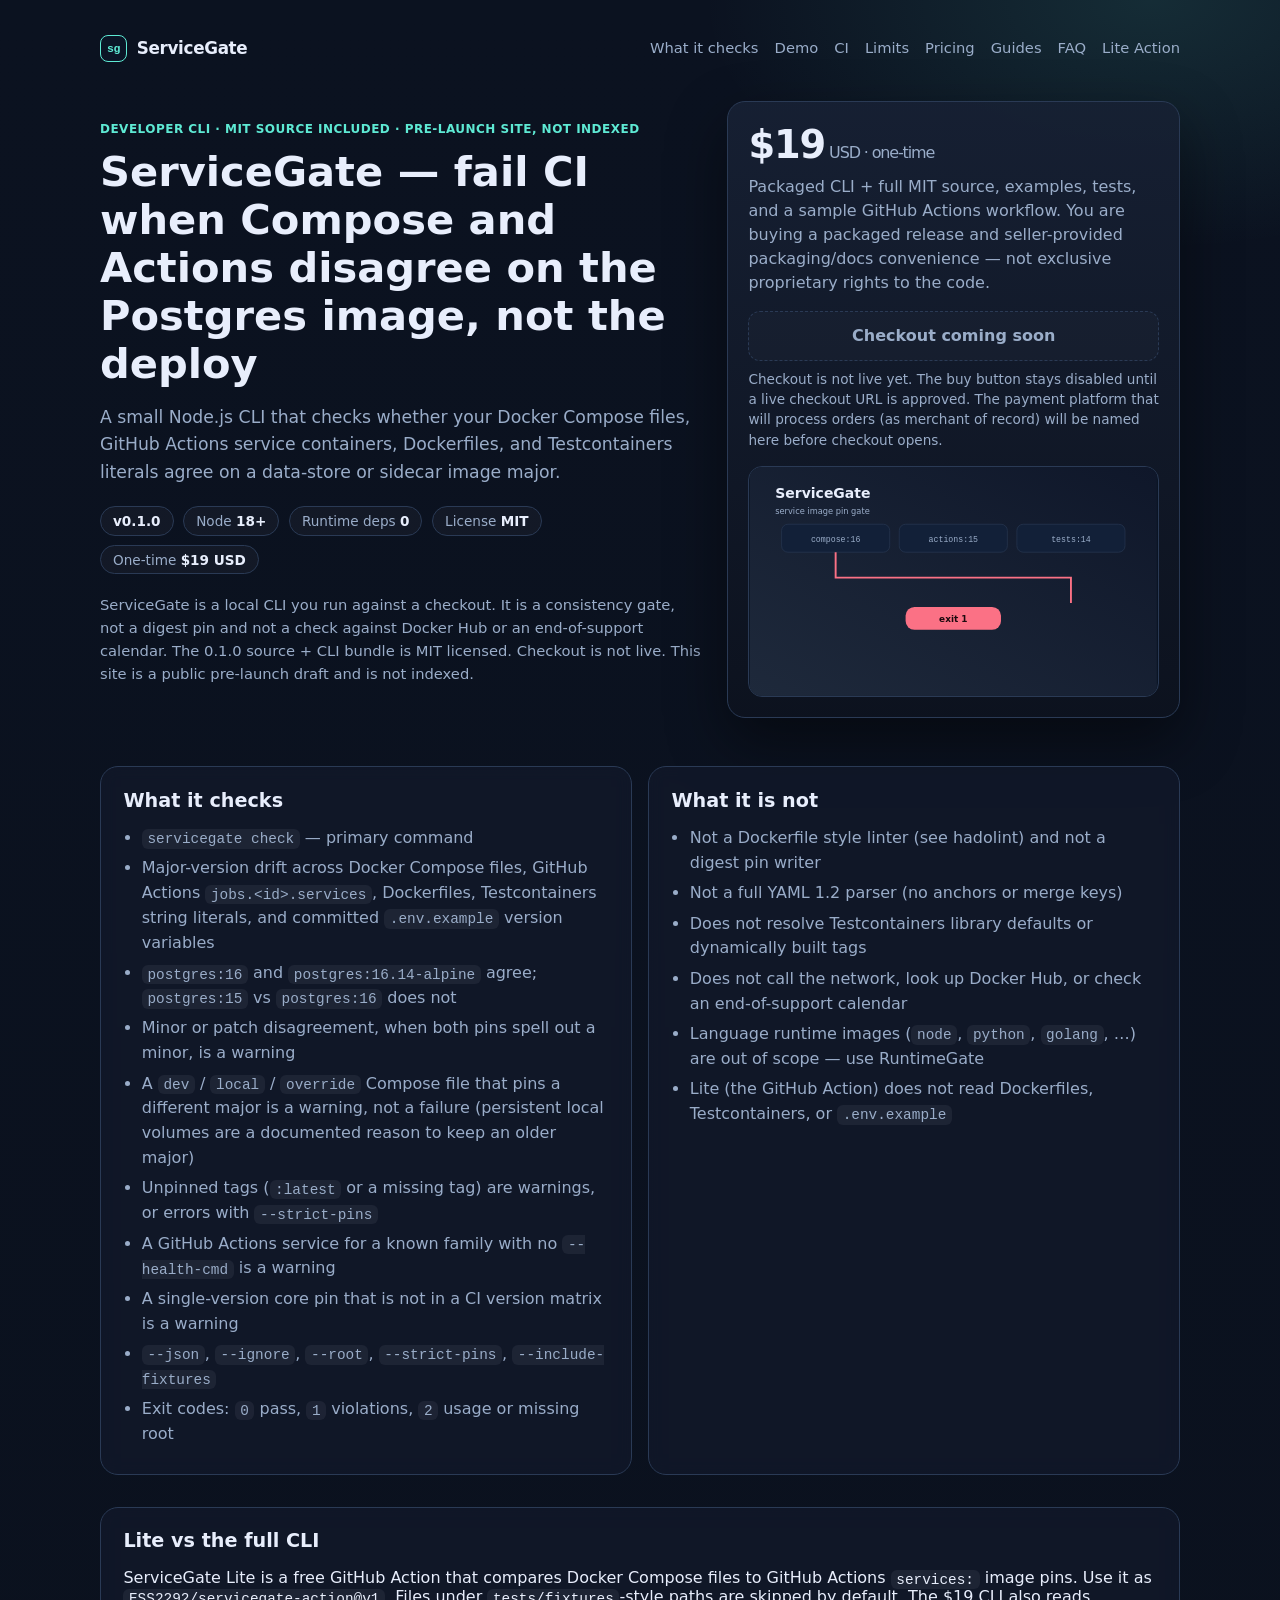
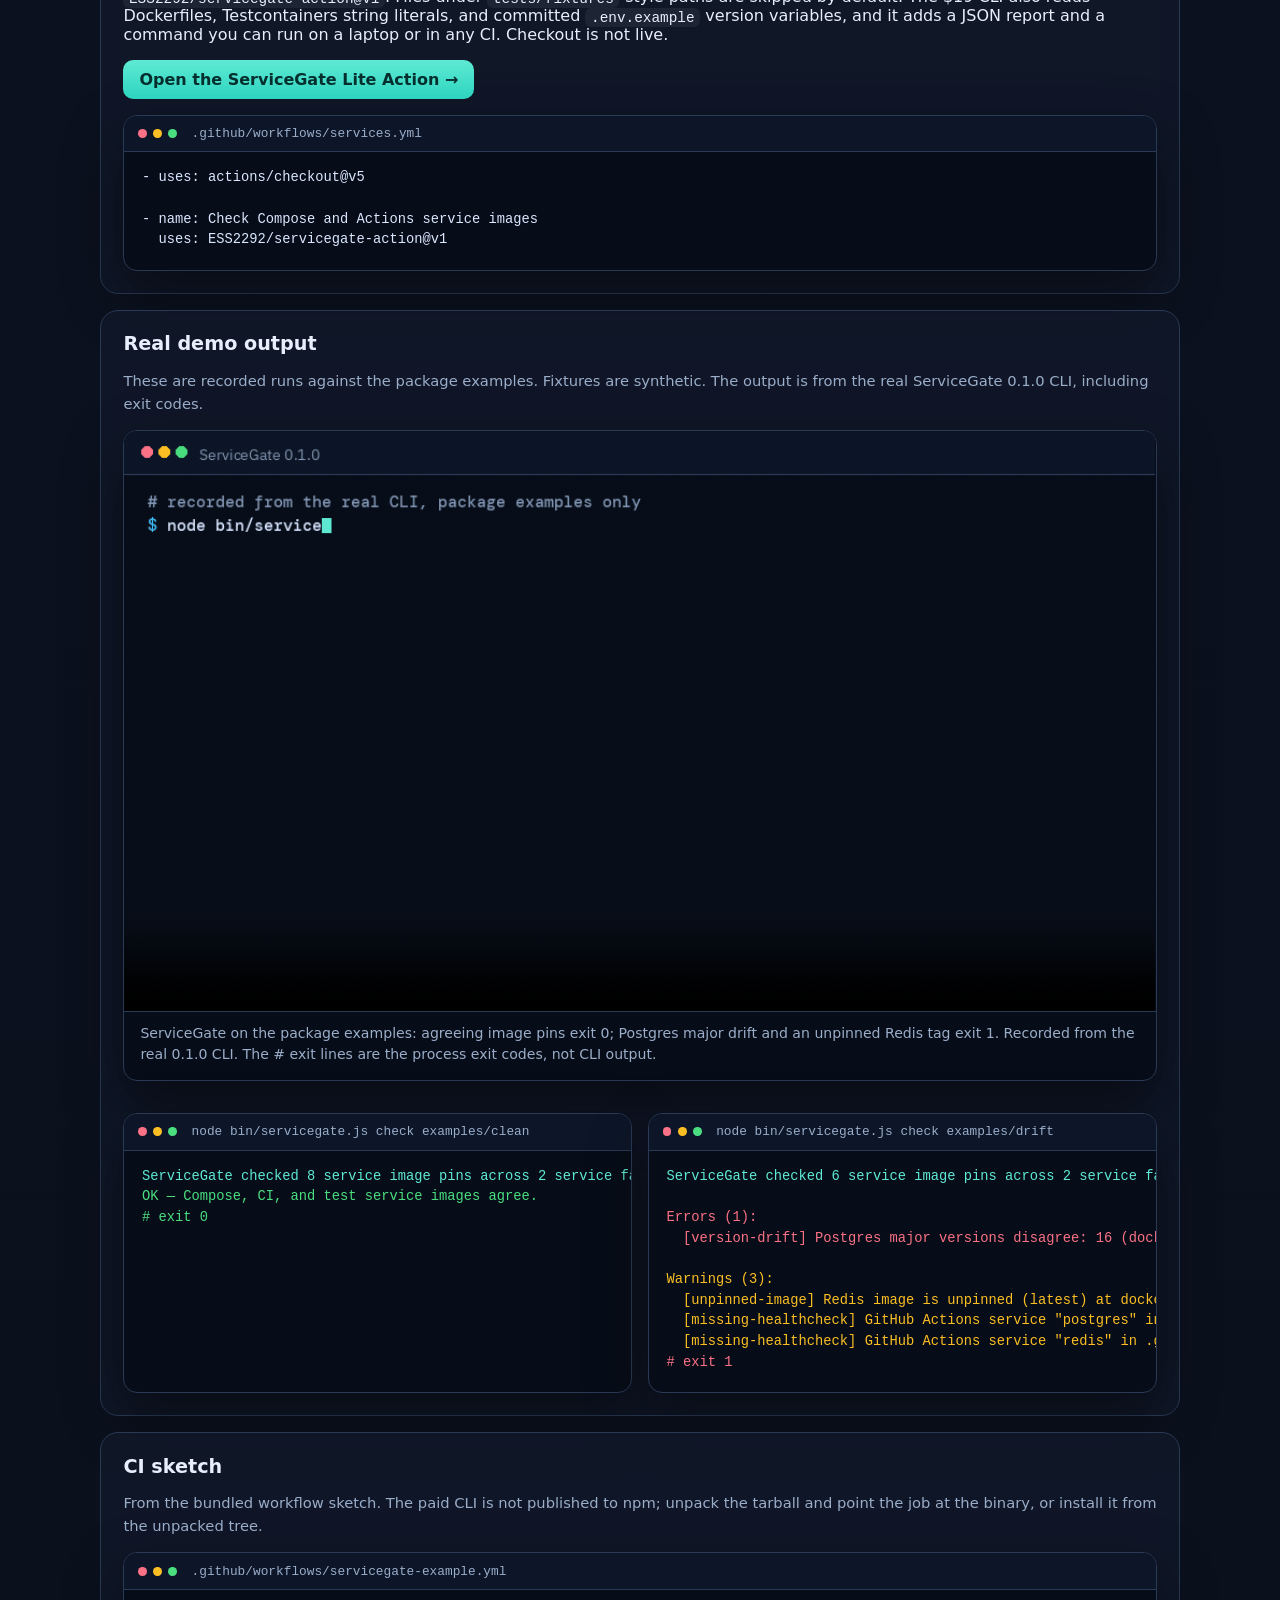
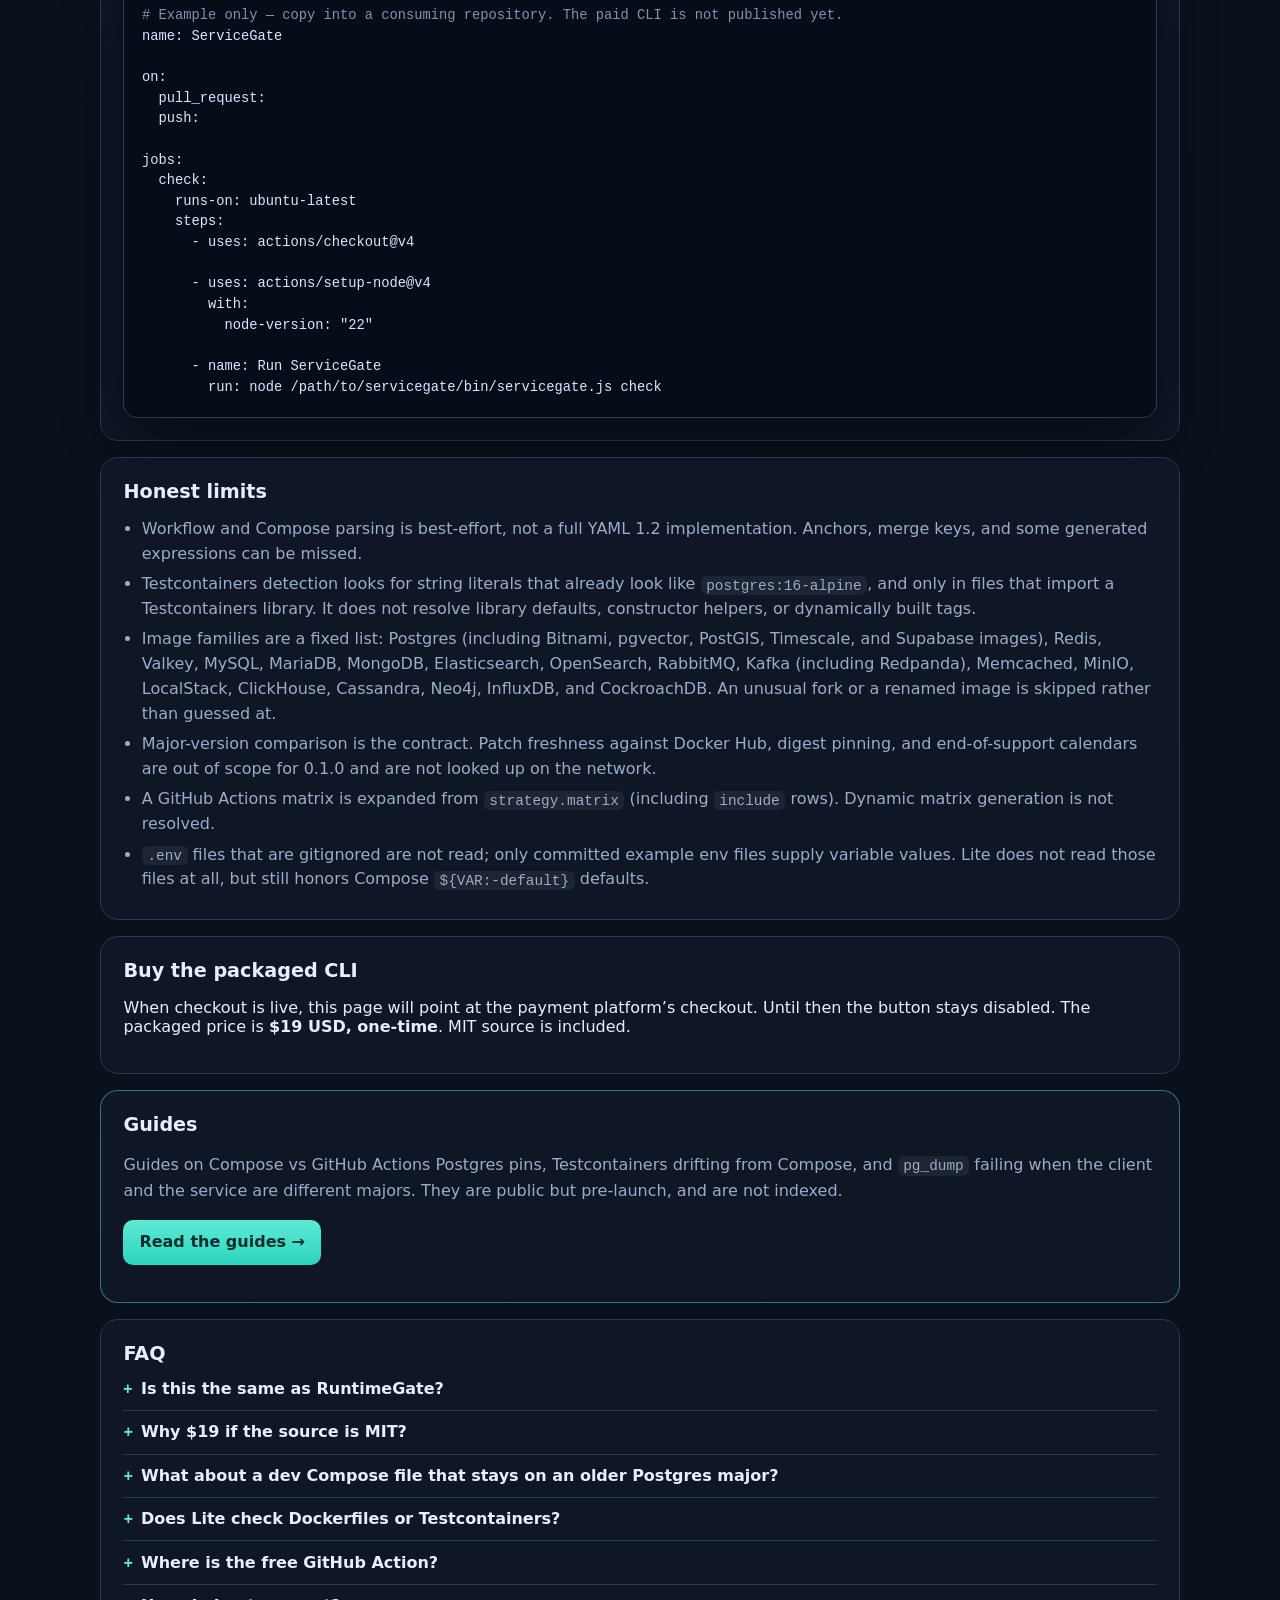
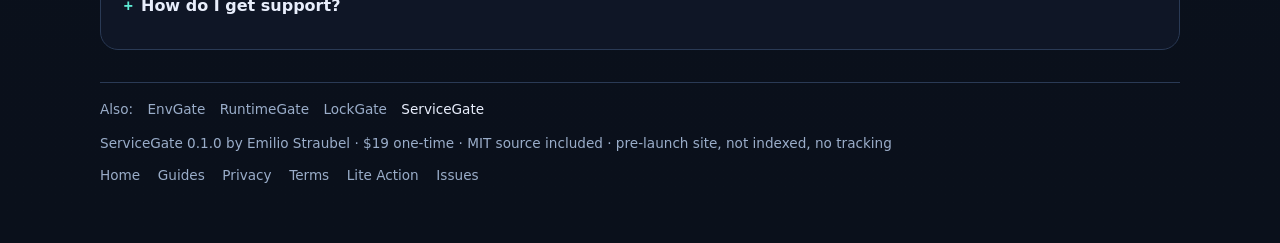
<file: index.html>
<!DOCTYPE html>
<html lang="en">
<head>
  <meta charset="utf-8" />
  <meta name="viewport" content="width=device-width, initial-scale=1" />
  <title>ServiceGate — fail CI when Compose and Actions disagree on Postgres</title>
  <meta name="description" content="A $19 one-time Node.js CLI that fails CI when Docker Compose, GitHub Actions services, Dockerfiles, and Testcontainers disagree on a Postgres, Redis, or other data-store image major. MIT source included." />
  <meta name="author" content="Emilio Straubel" />
  <meta name="robots" content="noindex" />
  <meta property="og:title" content="ServiceGate — fail CI when Compose and Actions disagree on Postgres" />
  <meta property="og:description" content="A $19 one-time Node.js CLI that fails CI when Docker Compose, GitHub Actions services, Dockerfiles, and Testcontainers disagree on a Postgres, Redis, or other data-store image major. MIT source included." />
  <meta property="og:type" content="website" />
  <meta property="og:site_name" content="ServiceGate" />
  <meta property="og:url" content="https://ess2292.github.io/servicegate/" />
  <link rel="canonical" href="https://ess2292.github.io/servicegate/" />
  <meta property="og:image" content="https://ess2292.github.io/servicegate/og-image.png" />
  <meta property="og:image:type" content="image/png" />
  <meta property="og:image:width" content="1200" />
  <meta property="og:image:height" content="630" />
  <meta property="og:image:alt" content="ServiceGate — fail CI when Compose and Actions disagree on Postgres" />
  <meta name="twitter:card" content="summary_large_image" />
  <meta name="twitter:title" content="ServiceGate — fail CI when Compose and Actions disagree on Postgres" />
  <meta name="twitter:description" content="A $19 one-time Node.js CLI that fails CI when Docker Compose, GitHub Actions services, Dockerfiles, and Testcontainers disagree on a Postgres, Redis, or other data-store image major. MIT source included." />
  <meta name="twitter:image" content="https://ess2292.github.io/servicegate/og-image.png" />
  <meta name="twitter:image:alt" content="ServiceGate — fail CI when Compose and Actions disagree on Postgres" />
  <script type="application/ld+json">{"@context": "https://schema.org", "@type": "SoftwareApplication", "name": "ServiceGate", "applicationCategory": "DeveloperApplication", "operatingSystem": "Node.js 18+", "offers": {"@type": "Offer", "price": "19", "priceCurrency": "USD"}, "description": "A $19 one-time Node.js CLI that fails CI when Docker Compose, GitHub Actions services, Dockerfiles, and Testcontainers disagree on a Postgres, Redis, or other data-store image major. MIT source included.", "author": {"@type": "Person", "name": "Emilio Straubel"}, "url": "https://ess2292.github.io/servicegate/"}</script>
  <meta name="theme-color" content="#0b1220" />
  <link rel="icon" href="favicon.svg" type="image/svg+xml" />
  <link rel="icon" href="favicon-32.png" type="image/png" sizes="32x32" />
  <link rel="apple-touch-icon" href="apple-touch-icon.png" />
  <link rel="stylesheet" href="styles.css" />
</head>
<body>
  <a class="skip" href="#main">Skip to content</a>
  <div class="wrap">
    <nav class="site-nav" aria-label="Primary">
      <a class="brand" href="index.html">
        <span class="brand-mark" aria-hidden="true">sg</span>
        ServiceGate
      </a>
      <ul class="nav-links">
        <li><a href="#checks">What it checks</a></li>
        <li><a href="#demo">Demo</a></li>
        <li><a href="#ci">CI</a></li>
        <li><a href="#limits">Limits</a></li>
        <li><a href="#pricing">Pricing</a></li>
        <li><a href="guides/index.html">Guides</a></li>
        <li><a href="#faq">FAQ</a></li>
        <li><a href="https://github.com/ESS2292/servicegate-action">Lite Action</a></li>
      </ul>
    </nav>

    <header class="hero">
      <div>
        <div class="eyebrow">Developer CLI · MIT source included · pre-launch site, not indexed</div>
        <h1>ServiceGate — fail CI when Compose and Actions disagree on the Postgres image, not the deploy</h1>
        <p class="lead">
          A small Node.js CLI that checks whether your Docker Compose files, GitHub Actions service containers, Dockerfiles, and Testcontainers literals agree on a data-store or sidecar image major.
        </p>
        <div class="meta">
          <span class="chip"><em>v0.1.0</em></span>
          <span class="chip">Node <em>18+</em></span>
          <span class="chip">Runtime deps <em>0</em></span>
          <span class="chip">License <em>MIT</em></span>
          <span class="chip">One-time <em>$19 USD</em></span>
        </div>
        <p class="note">
          ServiceGate is a local CLI you run against a checkout. It is a consistency gate, not a digest pin and not a check against Docker Hub or an end-of-support calendar.
          The 0.1.0 source + CLI bundle is MIT licensed. Checkout is not live. This site is a public pre-launch draft and is not indexed.
        </p>
      </div>

      <aside class="price-card" id="pricing" aria-label="Pricing">
        <div class="amt">$19<span>USD · one-time</span></div>
        <p>
          Packaged CLI + full MIT source, examples, tests, and a sample GitHub Actions workflow.
          You are buying a packaged release and seller-provided packaging/docs convenience — not exclusive proprietary rights to the code.
        </p>
        <button type="button" id="buy-btn" class="buy-btn" disabled data-checkout-url="">Checkout coming soon</button>
        <p class="buy-note">Checkout is not live yet. The buy button stays disabled until a live checkout URL is approved. The payment platform that will process orders (as merchant of record) will be named here before checkout opens.</p>
        <div class="art" aria-hidden="true">
          <svg class="art-svg" viewBox="0 0 640 360" xmlns="http://www.w3.org/2000/svg">
            <defs>
              <linearGradient id="g1" x1="0" y1="0" x2="1" y2="1">
                <stop offset="0%" stop-color="#38bdf8" stop-opacity=".9"/>
                <stop offset="100%" stop-color="#5eead4" stop-opacity=".7"/>
              </linearGradient>
              <linearGradient id="g2" x1="0" y1="1" x2="1" y2="0">
                <stop offset="0%" stop-color="#1e293b"/>
                <stop offset="100%" stop-color="#0f172a"/>
              </linearGradient>
            </defs>
            <rect width="640" height="360" fill="url(#g2)"/>
            <rect x="50" y="90" width="170" height="44" rx="10" fill="#122038" stroke="#2a3a55"/>
            <text x="135" y="118" text-anchor="middle" fill="#9aadc9" font-family="ui-monospace,monospace" font-size="13">compose:16</text>
            <rect x="235" y="90" width="170" height="44" rx="10" fill="#122038" stroke="#2a3a55"/>
            <text x="320" y="118" text-anchor="middle" fill="#9aadc9" font-family="ui-monospace,monospace" font-size="13">actions:15</text>
            <rect x="420" y="90" width="170" height="44" rx="10" fill="#122038" stroke="#2a3a55"/>
            <text x="505" y="118" text-anchor="middle" fill="#9aadc9" font-family="ui-monospace,monospace" font-size="13">tests:14</text>
            <path d="M135 134 v40 H320 v0 H505 v40" fill="none" stroke="#fb7185" stroke-width="3"/>
            <rect x="245" y="220" width="150" height="36" rx="14" fill="#fb7185"/>
            <text x="320" y="244" text-anchor="middle" fill="#1b0a0e" font-family="ui-sans-serif,system-ui,sans-serif" font-size="14" font-weight="700">exit 1</text>
            <text x="40" y="48" fill="#e8eefc" font-family="ui-sans-serif,system-ui,sans-serif" font-size="22" font-weight="700">ServiceGate</text>
            <text x="40" y="74" fill="#9aadc9" font-family="ui-sans-serif,system-ui,sans-serif" font-size="13">service image pin gate</text>
          </svg>
        </div>
      </aside>
    </header>

    <main id="main">
      <div class="grid-2" id="checks">
        <section>
          <h2>What it checks</h2>
          <ul>
            <li><code>servicegate check</code> — primary command</li>
            <li>Major-version drift across Docker Compose files, GitHub Actions <code>jobs.&lt;id&gt;.services</code>, Dockerfiles, Testcontainers string literals, and committed <code>.env.example</code> version variables</li>
            <li><code>postgres:16</code> and <code>postgres:16.14-alpine</code> agree; <code>postgres:15</code> vs <code>postgres:16</code> does not</li>
            <li>Minor or patch disagreement, when both pins spell out a minor, is a warning</li>
            <li>A <code>dev</code> / <code>local</code> / <code>override</code> Compose file that pins a different major is a warning, not a failure (persistent local volumes are a documented reason to keep an older major)</li>
            <li>Unpinned tags (<code>:latest</code> or a missing tag) are warnings, or errors with <code>--strict-pins</code></li>
            <li>A GitHub Actions service for a known family with no <code>--health-cmd</code> is a warning</li>
            <li>A single-version core pin that is not in a CI version matrix is a warning</li>
            <li><code>--json</code>, <code>--ignore</code>, <code>--root</code>, <code>--strict-pins</code>, <code>--include-fixtures</code></li>
            <li>Exit codes: <code>0</code> pass, <code>1</code> violations, <code>2</code> usage or missing root</li>
          </ul>
        </section>
        <section>
          <h2>What it is not</h2>
          <ul>
            <li>Not a Dockerfile style linter (see hadolint) and not a digest pin writer</li>
            <li>Not a full YAML 1.2 parser (no anchors or merge keys)</li>
            <li>Does not resolve Testcontainers library defaults or dynamically built tags</li>
            <li>Does not call the network, look up Docker Hub, or check an end-of-support calendar</li>
            <li>Language runtime images (<code>node</code>, <code>python</code>, <code>golang</code>, …) are out of scope — use RuntimeGate</li>
            <li>Lite (the GitHub Action) does not read Dockerfiles, Testcontainers, or <code>.env.example</code></li>
          </ul>
        </section>
      </div>

      <section id="lite">
        <h2>Lite vs the full CLI</h2>
        <p>ServiceGate Lite is a free GitHub Action that compares Docker Compose files to GitHub Actions <code>services:</code> image pins. Use it as <code>ESS2292/servicegate-action@v1</code>. Files under <code>tests/fixtures</code>-style paths are skipped by default. The $19 CLI also reads Dockerfiles, Testcontainers string literals, and committed <code>.env.example</code> version variables, and it adds a JSON report and a command you can run on a laptop or in any CI. Checkout is not live.</p>
        <p><a class="cta-link" href="https://github.com/ESS2292/servicegate-action">Open the ServiceGate Lite Action &rarr;</a></p>
        <div class="terminal">
          <div class="bar">
            <span class="dot r"></span><span class="dot y"></span><span class="dot g"></span>
            <span class="bar-cmd">.github/workflows/services.yml</span>
          </div>
<pre>- uses: actions/checkout@v5

- name: Check Compose and Actions service images
  uses: ESS2292/servicegate-action@v1</pre>
        </div>

      </section>

      <section id="demo">
        <h2>Real demo output</h2>
        <p class="note">These are recorded runs against the package examples. Fixtures are synthetic. The output is from the real ServiceGate 0.1.0 CLI, including exit codes.</p>

        <figure class="demo-rec">
          <video autoplay loop muted playsinline controls poster="demos/servicegate-demo.gif" width="960" height="540">
            <source src="demos/servicegate-demo.mp4" type="video/mp4" />
            <img src="demos/servicegate-demo.gif" width="960" height="540" alt="Terminal recording: ServiceGate passes when Compose, CI, and tests agree on Postgres and Redis, then fails when Postgres majors drift and Redis is unpinned." />
          </video>
          <figcaption>ServiceGate on the package examples: agreeing image pins exit 0; Postgres major drift and an unpinned Redis tag exit 1. Recorded from the real 0.1.0 CLI. The # exit lines are the process exit codes, not CLI output.</figcaption>
        </figure>

        <div class="grid-2">
          <div class="terminal">
            <div class="bar">
              <span class="dot r"></span><span class="dot y"></span><span class="dot g"></span>
              <span class="bar-cmd">node bin/servicegate.js check examples/clean</span>
            </div>
<pre><span class="c-accent">ServiceGate checked 8 service image pins across 2 service families.</span>
<span class="c-ok">OK — Compose, CI, and test service images agree.</span>
<span class="c-ok"># exit 0</span>
</pre>
          </div>

          <div class="terminal">
            <div class="bar">
              <span class="dot r"></span><span class="dot y"></span><span class="dot g"></span>
              <span class="bar-cmd">node bin/servicegate.js check examples/drift</span>
            </div>
<pre><span class="c-accent">ServiceGate checked 6 service image pins across 2 service families.</span>

<span class="c-err">Errors (1):</span>
<span class="c-err">  [version-drift] Postgres major versions disagree: 16 (docker-compose.yml:3, compose db); 15 (.github/workflows/ci.yml:8, workflow postgres); 14.12 (tests/setup.ts:4, source).</span>

<span class="c-warn">Warnings (3):</span>
<span class="c-warn">  [unpinned-image] Redis image is unpinned (latest) at docker-compose.yml:5 (compose). Pin a numeric major tag instead of &#x27;latest&#x27;.</span>
<span class="c-warn">  [missing-healthcheck] GitHub Actions service &quot;postgres&quot; in .github/workflows/ci.yml:8 has no --health-cmd. Without it, jobs can start before Postgres is ready.</span>
<span class="c-warn">  [missing-healthcheck] GitHub Actions service &quot;redis&quot; in .github/workflows/ci.yml:14 has no --health-cmd. Without it, jobs can start before Redis is ready.</span>
<span class="c-err"># exit 1</span>
</pre>
          </div>
        </div>
      </section>

      <section id="ci">
        <h2>CI sketch</h2>
        <p class="note">From the bundled workflow sketch. The paid CLI is not published to npm; unpack the tarball and point the job at the binary, or install it from the unpacked tree.</p>
        <div class="terminal">
          <div class="bar">
            <span class="dot r"></span><span class="dot y"></span><span class="dot g"></span>
            <span class="bar-cmd">.github/workflows/servicegate-example.yml</span>
          </div>
<pre><span class="c-muted"># Example only — copy into a consuming repository. The paid CLI is not published yet.</span>
name: ServiceGate

on:
  pull_request:
  push:

jobs:
  check:
    runs-on: ubuntu-latest
    steps:
      - uses: actions/checkout@v4

      - uses: actions/setup-node@v4
        with:
          node-version: "22"

      - name: Run ServiceGate
        run: node /path/to/servicegate/bin/servicegate.js check</pre>
        </div>
      </section>

      <section id="limits">
        <h2>Honest limits</h2>
        <ul>
          <li>Workflow and Compose parsing is best-effort, not a full YAML 1.2 implementation. Anchors, merge keys, and some generated expressions can be missed.</li>
          <li>Testcontainers detection looks for string literals that already look like <code>postgres:16-alpine</code>, and only in files that import a Testcontainers library. It does not resolve library defaults, constructor helpers, or dynamically built tags.</li>
          <li>Image families are a fixed list: Postgres (including Bitnami, pgvector, PostGIS, Timescale, and Supabase images), Redis, Valkey, MySQL, MariaDB, MongoDB, Elasticsearch, OpenSearch, RabbitMQ, Kafka (including Redpanda), Memcached, MinIO, LocalStack, ClickHouse, Cassandra, Neo4j, InfluxDB, and CockroachDB. An unusual fork or a renamed image is skipped rather than guessed at.</li>
          <li>Major-version comparison is the contract. Patch freshness against Docker Hub, digest pinning, and end-of-support calendars are out of scope for 0.1.0 and are not looked up on the network.</li>
          <li>A GitHub Actions matrix is expanded from <code>strategy.matrix</code> (including <code>include</code> rows). Dynamic matrix generation is not resolved.</li>
          <li><code>.env</code> files that are gitignored are not read; only committed example env files supply variable values. Lite does not read those files at all, but still honors Compose <code>${VAR:-default}</code> defaults.</li>
        </ul>
      </section>

      <section id="buy">
        <h2>Buy the packaged CLI</h2>
        <p>When checkout is live, this page will point at the payment platform’s checkout. Until then the button stays disabled. The packaged price is <strong>$19 USD, one-time</strong>. MIT source is included.</p>
      </section>

      <section class="cta-box" aria-label="Guides">
        <h2>Guides</h2>
        <p>Guides on Compose vs GitHub Actions Postgres pins, Testcontainers drifting from Compose, and <code>pg_dump</code> failing when the client and the service are different majors. They are public but pre-launch, and are not indexed.</p>
        <p><a class="cta-link" href="guides/index.html">Read the guides &rarr;</a></p>
      </section>

      <section id="faq" class="faq">
        <h2>FAQ</h2>
        <details>
          <summary>Is this the same as RuntimeGate?</summary>
          <p>No. RuntimeGate checks whether language runtime version pins (Node.js, Python, Go, and so on) agree. ServiceGate checks whether data-store and sidecar image pins (Postgres, Redis, and related families) agree. They share an audience (CI and DevOps) and the same “fail the job, not the deploy” idea. The free <a href="https://github.com/ESS2292/runtimegate-action">RuntimeGate Lite</a>, <a href="https://github.com/ESS2292/envgate-action">EnvGate Lite</a>, and <a href="https://github.com/ESS2292/lockgate-action">LockGate Lite</a> Actions are published separately.</p>
        </details>
        <details>
          <summary>Why $19 if the source is MIT?</summary>
          <p>MIT allows selling copies. The price is for a packaged, tested release with docs and a CI sketch, not exclusive ownership of the code. Buyers (and others) may redistribute under MIT terms.</p>
        </details>
        <details>
          <summary>What about a dev Compose file that stays on an older Postgres major?</summary>
          <p>That is treated as a warning, not a failure. A documented case is <a href="https://github.com/NangoHQ/nango/issues/6287">NangoHQ/nango #6287</a>, where the author did not want the persistent local volume moved off Postgres 15 even after the public compose file moved to 16. ServiceGate classifies <code>dev</code> / <code>local</code> / <code>override</code> Compose files that way on purpose.</p>
        </details>
        <details>
          <summary>Does Lite check Dockerfiles or Testcontainers?</summary>
          <p>No. ServiceGate Lite compares Docker Compose files to GitHub Actions <code>services:</code> only. Dockerfiles, Testcontainers literals, and <code>.env.example</code> interpolation are in the full CLI. Checkout is not live.</p>
        </details>
        <details>
          <summary>Where is the free GitHub Action?</summary>
          <p>ServiceGate Lite is published at <a href="https://github.com/ESS2292/servicegate-action">ESS2292/servicegate-action</a>. Use <code>ESS2292/servicegate-action@v1</code>. Questions can be opened as <a href="https://github.com/ESS2292/servicegate-action/issues">GitHub Issues</a>.</p>
        </details>
        <details>
          <summary>How do I get support?</summary>
          <p>Open an issue on the <a href="https://github.com/ESS2292/servicegate-action/issues">ServiceGate Lite repository</a>. A seller support email will be added before the paid listing goes live. Do not use an invented address.</p>
        </details>
      </section>
    </main>

    <footer>
      <nav class="family-nav" aria-label="Other tools in this family">
        <span class="family-label">Also:</span>
          <a href="https://ess2292.github.io/envgate/">EnvGate</a>
          <a href="https://ess2292.github.io/runtimegate/">RuntimeGate</a>
          <a href="https://ess2292.github.io/lockgate/">LockGate</a>
          <a href="https://ess2292.github.io/servicegate/" aria-current="page">ServiceGate</a>
      </nav>
<div class="footer-row">
        <div>
          ServiceGate 0.1.0 by Emilio Straubel · $19 one-time · MIT source included · pre-launch site, not indexed, no tracking
        </div>
        <div class="footer-links">
          <a href="index.html">Home</a>
          <a href="guides/index.html">Guides</a>
          <a href="privacy.html">Privacy</a>
          <a href="terms.html">Terms</a>
          <a href="https://github.com/ESS2292/servicegate-action">Lite Action</a>
          <a href="https://github.com/ESS2292/servicegate-action/issues">Issues</a>
        </div>
      </div>
    </footer>
  </div>

  <script>
    (function () {
      var btn = document.getElementById("buy-btn");
      if (!btn) return;
      var url = (btn.getAttribute("data-checkout-url") || "").trim();
      if (!url) return;
      btn.disabled = false;
      btn.textContent = "Buy ServiceGate — $19";
      btn.addEventListener("click", function () {
        window.location.href = url;
      });
    })();
  </script>
</body>
</html>
</file>
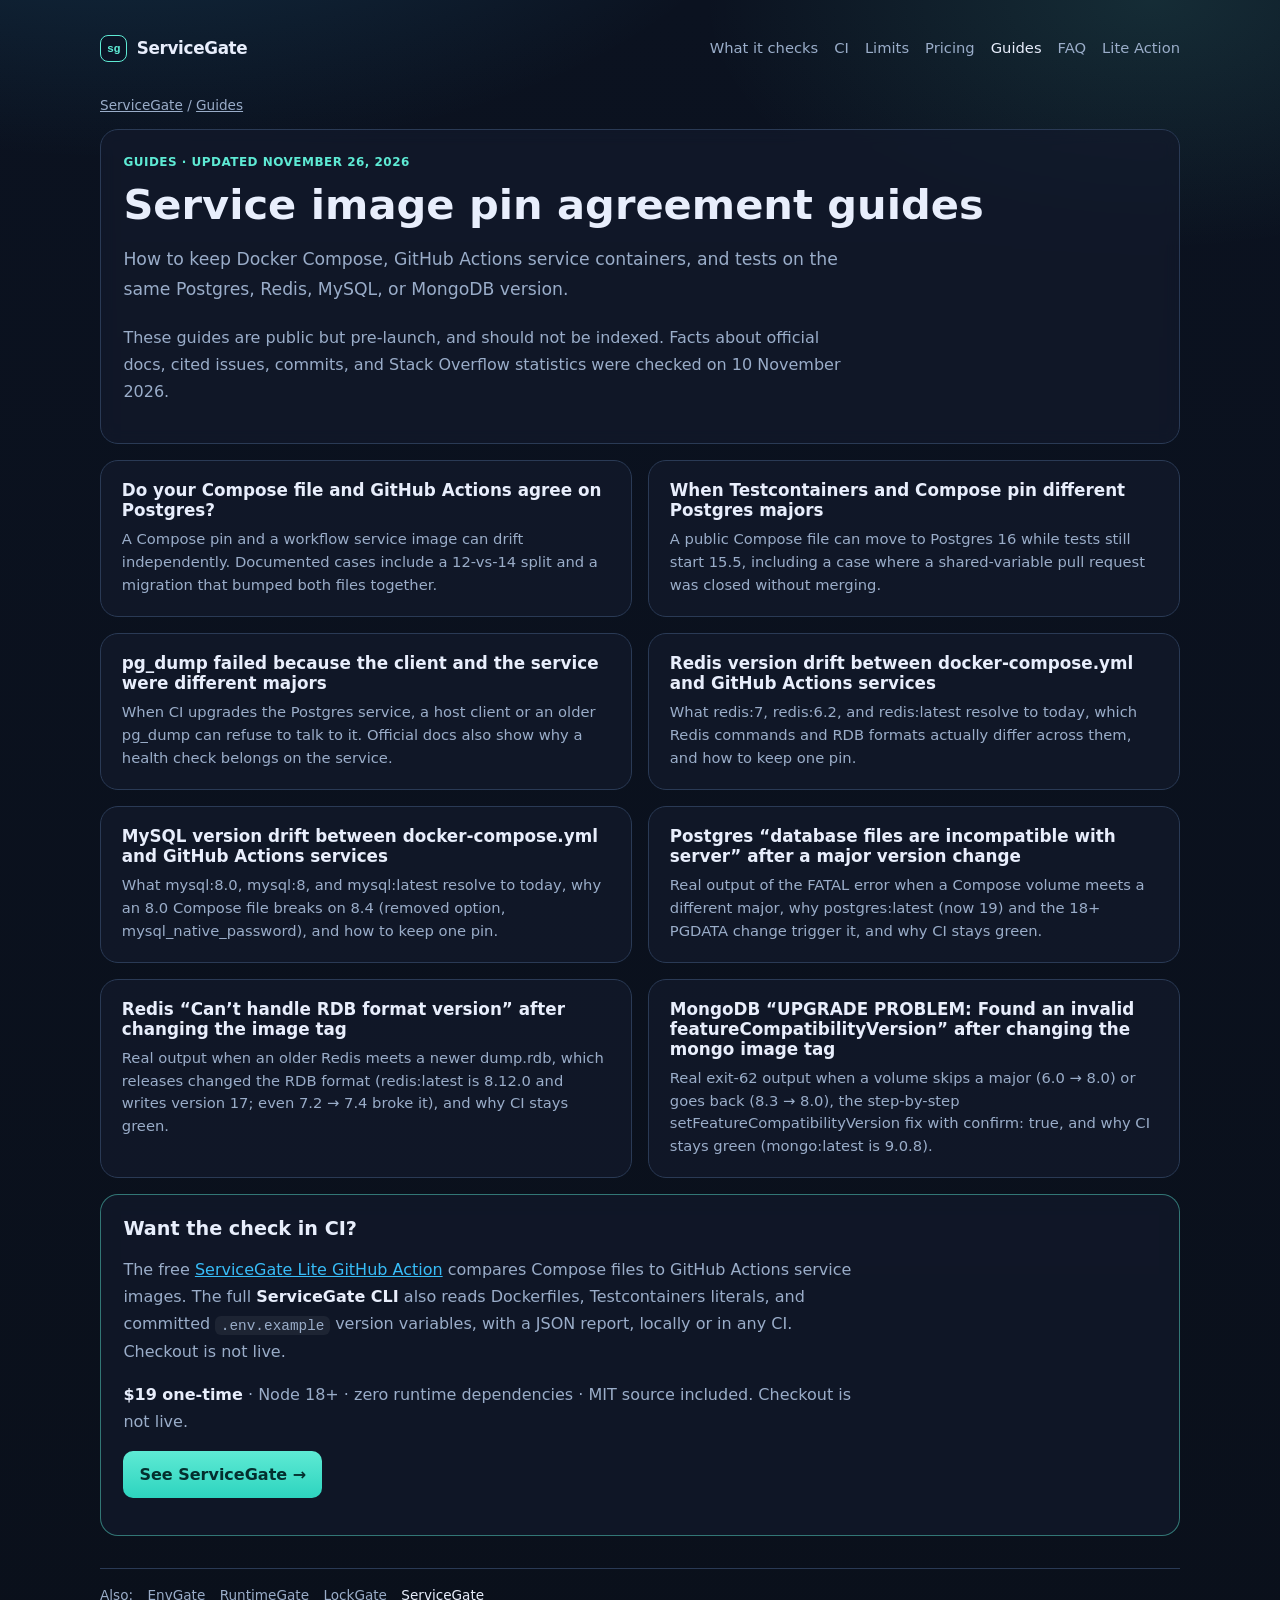
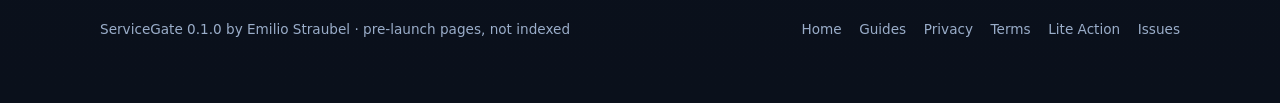
<file: guides/index.html>
<!DOCTYPE html>
<html lang="en">
<head>
  <meta charset="utf-8" />
  <meta name="viewport" content="width=device-width, initial-scale=1" />
  <title>Guides: Compose vs Actions Postgres pins, Testcontainers drift, and pg_dump mismatches — ServiceGate</title>
  <meta name="description" content="Practical guides on Compose and GitHub Actions disagreeing on Postgres, Testcontainers pinning a different major than Compose, and pg_dump failing when the client and the service are different majors." />
  <meta name="author" content="Emilio Straubel" />
  <meta name="robots" content="noindex" />
  <link rel="canonical" href="https://ess2292.github.io/servicegate/guides/" />
  <meta property="og:title" content="Guides: Compose vs Actions Postgres pins, Testcontainers drift, and pg_dump mismatches — ServiceGate" />
  <meta property="og:description" content="Practical guides on Compose and GitHub Actions disagreeing on Postgres, Testcontainers pinning a different major than Compose, and pg_dump failing when the client and the service are different majors." />
  <meta property="og:type" content="article" />
  <meta property="og:url" content="https://ess2292.github.io/servicegate/guides/" />
  <meta property="og:site_name" content="ServiceGate" />
  <meta property="og:image" content="https://ess2292.github.io/servicegate/og-image.png" />
  <meta property="og:image:type" content="image/png" />
  <meta property="og:image:width" content="1200" />
  <meta property="og:image:height" content="630" />
  <meta property="og:image:alt" content="ServiceGate — fail CI when Compose and Actions disagree on Postgres" />
  <meta property="article:published_time" content="2026-11-10" />
  <meta name="twitter:card" content="summary_large_image" />
  <meta name="twitter:title" content="Guides: Compose vs Actions Postgres pins, Testcontainers drift, and pg_dump mismatches — ServiceGate" />
  <meta name="twitter:description" content="Practical guides on Compose and GitHub Actions disagreeing on Postgres, Testcontainers pinning a different major than Compose, and pg_dump failing when the client and the service are different majors." />
  <meta name="twitter:image" content="https://ess2292.github.io/servicegate/og-image.png" />
  <meta name="twitter:image:alt" content="ServiceGate — fail CI when Compose and Actions disagree on Postgres" />
  <script type="application/ld+json">{"@context": "https://schema.org", "@type": "TechArticle", "headline": "Service image pin agreement guides", "description": "Practical guides on Compose and GitHub Actions disagreeing on Postgres, Testcontainers pinning a different major than Compose, and pg_dump failing when the client and the service are different majors.", "author": {"@type": "Person", "name": "Emilio Straubel"}, "datePublished": "2026-11-10", "dateModified": "2026-11-26", "mainEntityOfPage": "https://ess2292.github.io/servicegate/guides/", "publisher": {"@type": "Person", "name": "Emilio Straubel"}, "image": "https://ess2292.github.io/servicegate/og-image.png"}</script>
  <meta name="theme-color" content="#0b1220" />
  <link rel="icon" href="../favicon.svg" type="image/svg+xml" />
  <link rel="icon" href="../favicon-32.png" type="image/png" sizes="32x32" />
  <link rel="apple-touch-icon" href="../apple-touch-icon.png" />
  <link rel="stylesheet" href="../styles.css" />
</head>
<body>
  <a class="skip" href="#main">Skip to content</a>
  <div class="wrap">
    <nav class="site-nav" aria-label="Primary">
      <a class="brand" href="../index.html">
        <span class="brand-mark" aria-hidden="true">sg</span>
        ServiceGate
      </a>
      <ul class="nav-links">
        <li><a href="../index.html#checks">What it checks</a></li>
        <li><a href="../index.html#ci">CI</a></li>
        <li><a href="../index.html#limits">Limits</a></li>
        <li><a href="../index.html#pricing">Pricing</a></li>
        <li><a href="index.html" aria-current="page">Guides</a></li>
        <li><a href="../index.html#faq">FAQ</a></li>
        <li><a href="https://github.com/ESS2292/servicegate-action">Lite Action</a></li>
      </ul>
    </nav>
    <main id="main" class="article">
      <p class="crumbs"><a href="../index.html">ServiceGate</a> / <a href="index.html">Guides</a></p>
      <section>
        <div class="eyebrow">Guides &middot; Updated November 26, 2026</div>
        <h1>Service image pin agreement guides</h1>
        <p class="lead">How to keep Docker Compose, GitHub Actions service containers, and tests on the same Postgres, Redis, MySQL, or MongoDB version.</p>
        <p>These guides are public but pre-launch, and should not be indexed. Facts about official docs, cited issues, commits, and Stack Overflow statistics were checked on 10 November 2026.</p>
      </section>
      <div class="guide-list">
        <article class="guide-card">
          <h2><a href="compose-vs-github-actions-postgres.html">Do your Compose file and GitHub Actions agree on Postgres?</a></h2>
          <p>A Compose pin and a workflow service image can drift independently. Documented cases include a 12-vs-14 split and a migration that bumped both files together.</p>
        </article>
        <article class="guide-card">
          <h2><a href="testcontainers-vs-compose-postgres.html">When Testcontainers and Compose pin different Postgres majors</a></h2>
          <p>A public Compose file can move to Postgres 16 while tests still start 15.5, including a case where a shared-variable pull request was closed without merging.</p>
        </article>
        <article class="guide-card">
          <h2><a href="pg-dump-client-server-version-mismatch.html">pg_dump failed because the client and the service were different majors</a></h2>
          <p>When CI upgrades the Postgres service, a host client or an older pg_dump can refuse to talk to it. Official docs also show why a health check belongs on the service.</p>
        </article>
        <article class="guide-card">
          <h2><a href="redis-version-compose-vs-github-actions.html">Redis version drift between docker-compose.yml and GitHub Actions services</a></h2>
          <p>What redis:7, redis:6.2, and redis:latest resolve to today, which Redis commands and RDB formats actually differ across them, and how to keep one pin.</p>
        </article>
        <article class="guide-card">
          <h2><a href="mysql-version-compose-vs-github-actions.html">MySQL version drift between docker-compose.yml and GitHub Actions services</a></h2>
          <p>What mysql:8.0, mysql:8, and mysql:latest resolve to today, why an 8.0 Compose file breaks on 8.4 (removed option, mysql_native_password), and how to keep one pin.</p>
        </article>
        <article class="guide-card">
          <h2><a href="postgres-database-files-incompatible-with-server.html">Postgres &ldquo;database files are incompatible with server&rdquo; after a major version change</a></h2>
          <p>Real output of the FATAL error when a Compose volume meets a different major, why postgres:latest (now 19) and the 18+ PGDATA change trigger it, and why CI stays green.</p>
        </article>
        <article class="guide-card">
          <h2><a href="redis-cant-handle-rdb-format-version.html">Redis &ldquo;Can&rsquo;t handle RDB format version&rdquo; after changing the image tag</a></h2>
          <p>Real output when an older Redis meets a newer dump.rdb, which releases changed the RDB format (redis:latest is 8.12.0 and writes version 17; even 7.2 &rarr; 7.4 broke it), and why CI stays green.</p>
        </article>
        <article class="guide-card">
          <h2><a href="mongodb-invalid-featurecompatibilityversion.html">MongoDB &ldquo;UPGRADE PROBLEM: Found an invalid featureCompatibilityVersion&rdquo; after changing the mongo image tag</a></h2>
          <p>Real exit-62 output when a volume skips a major (6.0 &rarr; 8.0) or goes back (8.3 &rarr; 8.0), the step-by-step setFeatureCompatibilityVersion fix with confirm: true, and why CI stays green (mongo:latest is 9.0.8).</p>
        </article>
      </div>
      <section class="cta-box" aria-label="ServiceGate">
        <h2>Want the check in CI?</h2>
        <p>The free <a href="https://github.com/ESS2292/servicegate-action">ServiceGate Lite GitHub Action</a> compares Compose files to GitHub Actions service images. The full <strong>ServiceGate CLI</strong> also reads Dockerfiles, Testcontainers literals, and committed <code>.env.example</code> version variables, with a JSON report, locally or in any CI. Checkout is not live.</p>
        <p><strong>$19 one-time</strong> &middot; Node 18+ &middot; zero runtime dependencies &middot; MIT source included. Checkout is not live.</p>
        <p><a class="cta-link" href="../index.html#pricing">See ServiceGate &rarr;</a></p>
      </section>
    </main>
    <footer>
      <nav class="family-nav" aria-label="Other tools in this family">
        <span class="family-label">Also:</span>
          <a href="https://ess2292.github.io/envgate/">EnvGate</a>
          <a href="https://ess2292.github.io/runtimegate/">RuntimeGate</a>
          <a href="https://ess2292.github.io/lockgate/">LockGate</a>
          <a href="https://ess2292.github.io/servicegate/" aria-current="page">ServiceGate</a>
      </nav>
<div class="footer-row">
        <div>ServiceGate 0.1.0 by Emilio Straubel · pre-launch pages, not indexed</div>
        <div class="footer-links">
          <a href="../index.html">Home</a>
          <a href="index.html" aria-current="page">Guides</a>
          <a href="../privacy.html">Privacy</a>
          <a href="../terms.html">Terms</a>
          <a href="https://github.com/ESS2292/servicegate-action">Lite Action</a>
          <a href="https://github.com/ESS2292/servicegate-action/issues">Issues</a>
        </div>
      </div>
    </footer>
  </div>
</body>
</html>
</file>
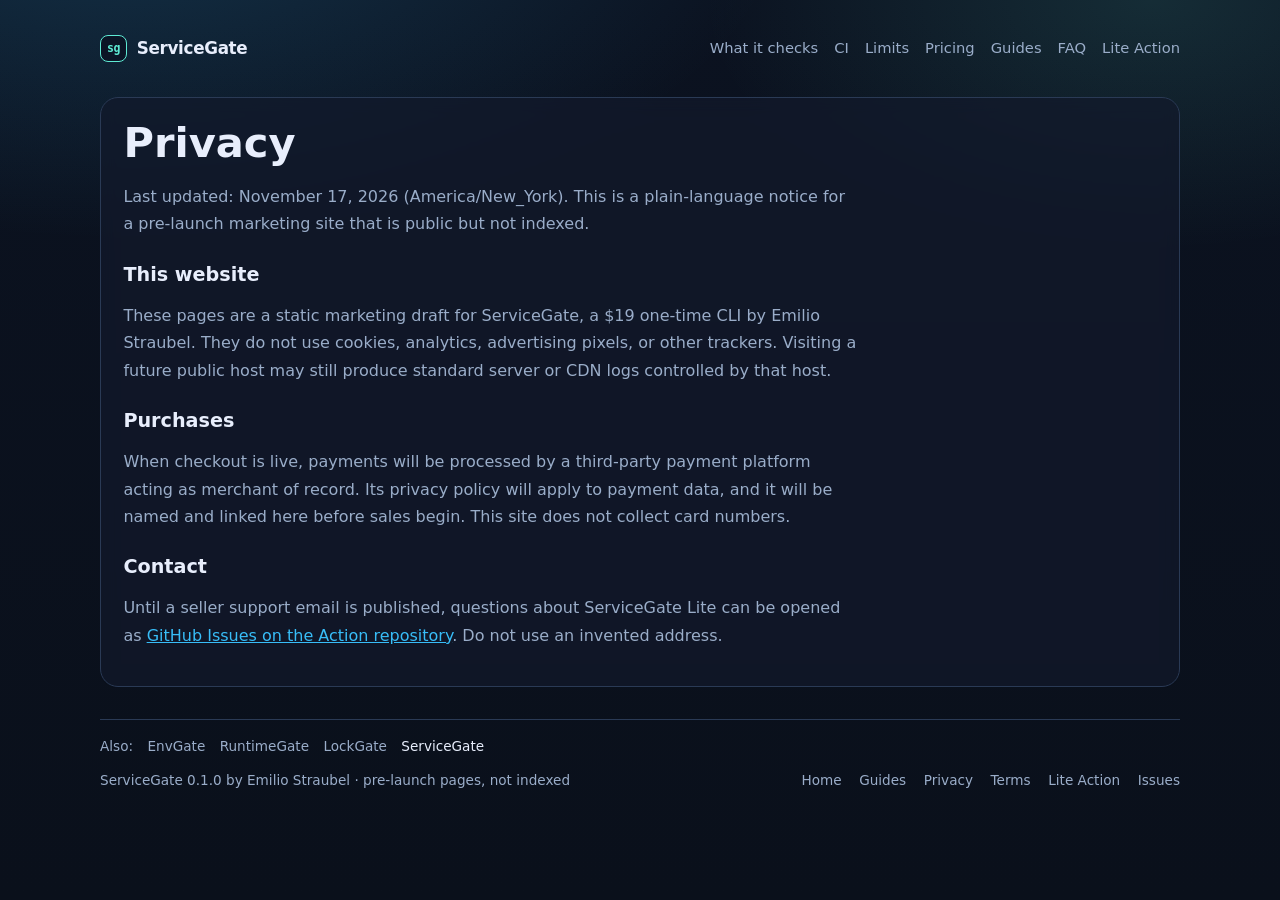
<file: privacy.html>
<!DOCTYPE html>
<html lang="en">
<head>
  <meta charset="utf-8" />
  <meta name="viewport" content="width=device-width, initial-scale=1" />
  <title>Privacy — ServiceGate</title>
  <meta name="description" content="Privacy information for the ServiceGate draft marketing site and future purchases through a third-party payment platform." />
  <meta name="author" content="Emilio Straubel" />
  <meta name="robots" content="noindex" />
  <meta property="og:title" content="Privacy — ServiceGate" />
  <meta property="og:description" content="Privacy information for the ServiceGate draft marketing site and future purchases through a third-party payment platform." />
  <meta property="og:type" content="article" />
  <meta property="og:site_name" content="ServiceGate" />
  <meta property="og:url" content="https://ess2292.github.io/servicegate/privacy.html" />
  <link rel="canonical" href="https://ess2292.github.io/servicegate/privacy.html" />
  <meta property="og:image" content="https://ess2292.github.io/servicegate/og-image.png" />
  <meta property="og:image:type" content="image/png" />
  <meta property="og:image:width" content="1200" />
  <meta property="og:image:height" content="630" />
  <meta property="og:image:alt" content="ServiceGate — fail CI when Compose and Actions disagree on Postgres" />
  <meta name="twitter:card" content="summary_large_image" />
  <meta name="twitter:title" content="Privacy — ServiceGate" />
  <meta name="twitter:description" content="Privacy information for the ServiceGate draft marketing site and future purchases through a third-party payment platform." />
  <meta name="twitter:image" content="https://ess2292.github.io/servicegate/og-image.png" />
  <meta name="twitter:image:alt" content="ServiceGate — fail CI when Compose and Actions disagree on Postgres" />
  <meta name="theme-color" content="#0b1220" />
  <link rel="icon" href="favicon.svg" type="image/svg+xml" />
  <link rel="icon" href="favicon-32.png" type="image/png" sizes="32x32" />
  <link rel="apple-touch-icon" href="apple-touch-icon.png" />
  <link rel="stylesheet" href="styles.css" />
</head>
<body>
  <a class="skip" href="#main">Skip to content</a>
  <div class="wrap">
    <nav class="site-nav" aria-label="Primary">
      <a class="brand" href="index.html">
        <span class="brand-mark" aria-hidden="true">sg</span>
        ServiceGate
      </a>
      <ul class="nav-links">
        <li><a href="index.html#checks">What it checks</a></li>
        <li><a href="index.html#ci">CI</a></li>
        <li><a href="index.html#limits">Limits</a></li>
        <li><a href="index.html#pricing">Pricing</a></li>
        <li><a href="guides/index.html">Guides</a></li>
        <li><a href="index.html#faq">FAQ</a></li>
        <li><a href="https://github.com/ESS2292/servicegate-action">Lite Action</a></li>
      </ul>
    </nav>
    <main id="main" class="article">

      <section>
        <h1>Privacy</h1>
        <p>Last updated: November 17, 2026 (America/New_York). This is a plain-language notice for a pre-launch marketing site that is public but not indexed.</p>
        <h2>This website</h2>
        <p>These pages are a static marketing draft for ServiceGate, a $19 one-time CLI by Emilio Straubel. They do not use cookies, analytics, advertising pixels, or other trackers. Visiting a future public host may still produce standard server or CDN logs controlled by that host.</p>
        <h2>Purchases</h2>
        <p>When checkout is live, payments will be processed by a third-party payment platform acting as merchant of record. Its privacy policy will apply to payment data, and it will be named and linked here before sales begin. This site does not collect card numbers.</p>
        <h2>Contact</h2>
        <p>Until a seller support email is published, questions about ServiceGate Lite can be opened as <a href="https://github.com/ESS2292/servicegate-action/issues">GitHub Issues on the Action repository</a>. Do not use an invented address.</p>
      </section>
    </main>
    <footer>
      <nav class="family-nav" aria-label="Other tools in this family">
        <span class="family-label">Also:</span>
          <a href="https://ess2292.github.io/envgate/">EnvGate</a>
          <a href="https://ess2292.github.io/runtimegate/">RuntimeGate</a>
          <a href="https://ess2292.github.io/lockgate/">LockGate</a>
          <a href="https://ess2292.github.io/servicegate/" aria-current="page">ServiceGate</a>
      </nav>
<div class="footer-row">
        <div>ServiceGate 0.1.0 by Emilio Straubel · pre-launch pages, not indexed</div>
        <div class="footer-links">
          <a href="index.html">Home</a>
          <a href="guides/index.html">Guides</a>
          <a href="privacy.html" aria-current="page">Privacy</a>
          <a href="terms.html">Terms</a>
          <a href="https://github.com/ESS2292/servicegate-action">Lite Action</a>
          <a href="https://github.com/ESS2292/servicegate-action/issues">Issues</a>
        </div>
      </div>
    </footer>
  </div>
</body>
</html>
</file>
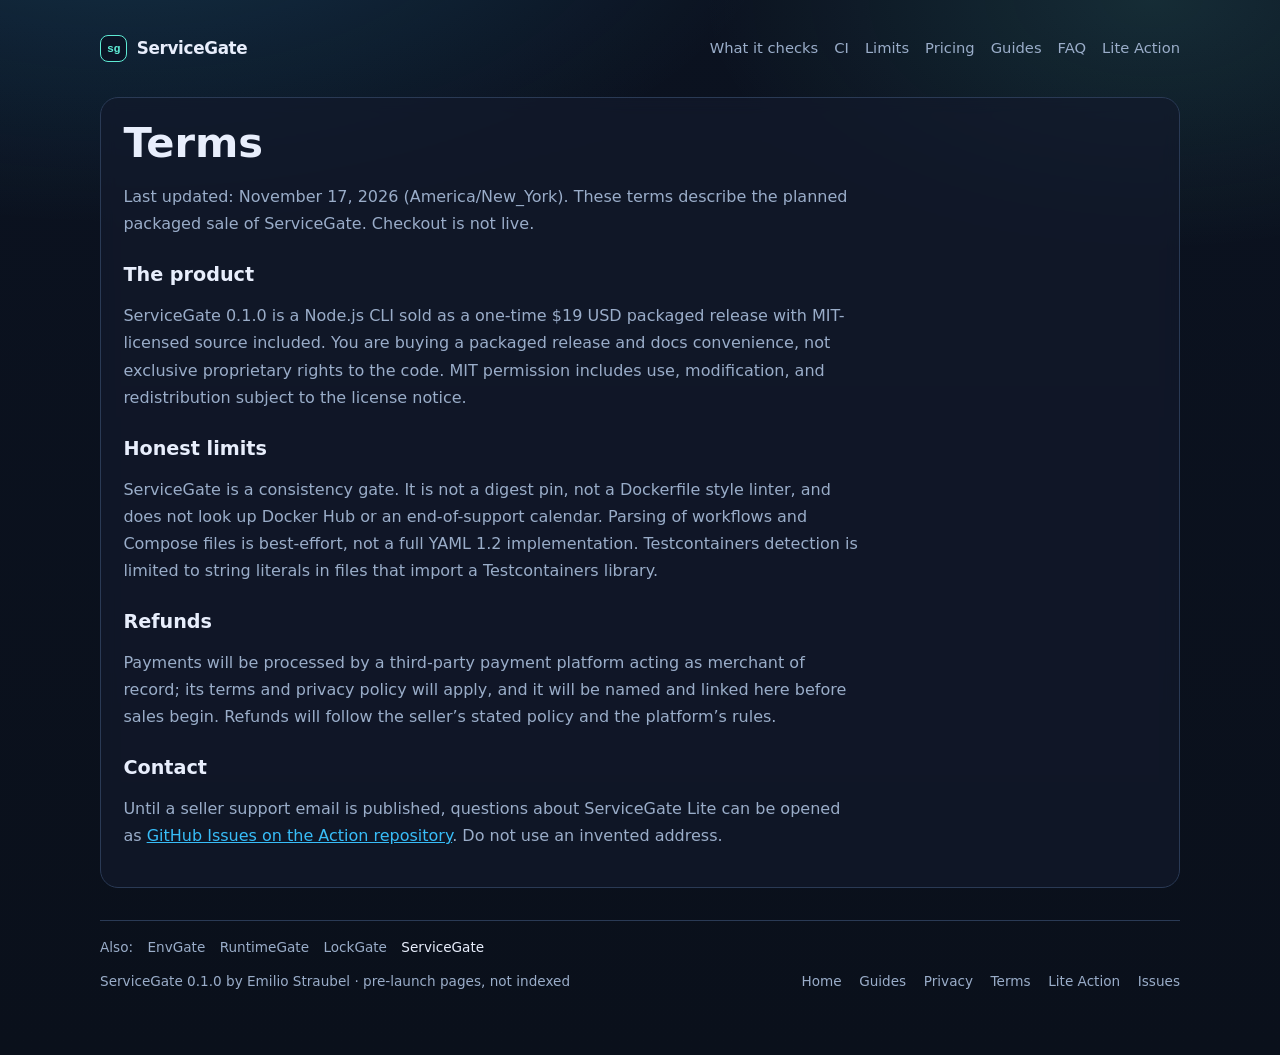
<file: terms.html>
<!DOCTYPE html>
<html lang="en">
<head>
  <meta charset="utf-8" />
  <meta name="viewport" content="width=device-width, initial-scale=1" />
  <title>Terms — ServiceGate</title>
  <meta name="description" content="Terms for the planned ServiceGate packaged CLI sale." />
  <meta name="author" content="Emilio Straubel" />
  <meta name="robots" content="noindex" />
  <meta property="og:title" content="Terms — ServiceGate" />
  <meta property="og:description" content="Terms for the planned ServiceGate packaged CLI sale." />
  <meta property="og:type" content="article" />
  <meta property="og:site_name" content="ServiceGate" />
  <meta property="og:url" content="https://ess2292.github.io/servicegate/terms.html" />
  <link rel="canonical" href="https://ess2292.github.io/servicegate/terms.html" />
  <meta property="og:image" content="https://ess2292.github.io/servicegate/og-image.png" />
  <meta property="og:image:type" content="image/png" />
  <meta property="og:image:width" content="1200" />
  <meta property="og:image:height" content="630" />
  <meta property="og:image:alt" content="ServiceGate — fail CI when Compose and Actions disagree on Postgres" />
  <meta name="twitter:card" content="summary_large_image" />
  <meta name="twitter:title" content="Terms — ServiceGate" />
  <meta name="twitter:description" content="Terms for the planned ServiceGate packaged CLI sale." />
  <meta name="twitter:image" content="https://ess2292.github.io/servicegate/og-image.png" />
  <meta name="twitter:image:alt" content="ServiceGate — fail CI when Compose and Actions disagree on Postgres" />
  <meta name="theme-color" content="#0b1220" />
  <link rel="icon" href="favicon.svg" type="image/svg+xml" />
  <link rel="icon" href="favicon-32.png" type="image/png" sizes="32x32" />
  <link rel="apple-touch-icon" href="apple-touch-icon.png" />
  <link rel="stylesheet" href="styles.css" />
</head>
<body>
  <a class="skip" href="#main">Skip to content</a>
  <div class="wrap">
    <nav class="site-nav" aria-label="Primary">
      <a class="brand" href="index.html">
        <span class="brand-mark" aria-hidden="true">sg</span>
        ServiceGate
      </a>
      <ul class="nav-links">
        <li><a href="index.html#checks">What it checks</a></li>
        <li><a href="index.html#ci">CI</a></li>
        <li><a href="index.html#limits">Limits</a></li>
        <li><a href="index.html#pricing">Pricing</a></li>
        <li><a href="guides/index.html">Guides</a></li>
        <li><a href="index.html#faq">FAQ</a></li>
        <li><a href="https://github.com/ESS2292/servicegate-action">Lite Action</a></li>
      </ul>
    </nav>
    <main id="main" class="article">

      <section>
        <h1>Terms</h1>
        <p>Last updated: November 17, 2026 (America/New_York). These terms describe the planned packaged sale of ServiceGate. Checkout is not live.</p>
        <h2>The product</h2>
        <p>ServiceGate 0.1.0 is a Node.js CLI sold as a one-time $19 USD packaged release with MIT-licensed source included. You are buying a packaged release and docs convenience, not exclusive proprietary rights to the code. MIT permission includes use, modification, and redistribution subject to the license notice.</p>
        <h2>Honest limits</h2>
        <p>ServiceGate is a consistency gate. It is not a digest pin, not a Dockerfile style linter, and does not look up Docker Hub or an end-of-support calendar. Parsing of workflows and Compose files is best-effort, not a full YAML 1.2 implementation. Testcontainers detection is limited to string literals in files that import a Testcontainers library.</p>
        <h2>Refunds</h2>
        <p>Payments will be processed by a third-party payment platform acting as merchant of record; its terms and privacy policy will apply, and it will be named and linked here before sales begin. Refunds will follow the seller’s stated policy and the platform’s rules.</p>
        <h2>Contact</h2>
        <p>Until a seller support email is published, questions about ServiceGate Lite can be opened as <a href="https://github.com/ESS2292/servicegate-action/issues">GitHub Issues on the Action repository</a>. Do not use an invented address.</p>
      </section>
    </main>
    <footer>
      <nav class="family-nav" aria-label="Other tools in this family">
        <span class="family-label">Also:</span>
          <a href="https://ess2292.github.io/envgate/">EnvGate</a>
          <a href="https://ess2292.github.io/runtimegate/">RuntimeGate</a>
          <a href="https://ess2292.github.io/lockgate/">LockGate</a>
          <a href="https://ess2292.github.io/servicegate/" aria-current="page">ServiceGate</a>
      </nav>
<div class="footer-row">
        <div>ServiceGate 0.1.0 by Emilio Straubel · pre-launch pages, not indexed</div>
        <div class="footer-links">
          <a href="index.html">Home</a>
          <a href="guides/index.html">Guides</a>
          <a href="privacy.html">Privacy</a>
          <a href="terms.html" aria-current="page">Terms</a>
          <a href="https://github.com/ESS2292/servicegate-action">Lite Action</a>
          <a href="https://github.com/ESS2292/servicegate-action/issues">Issues</a>
        </div>
      </div>
    </footer>
  </div>
</body>
</html>
</file>
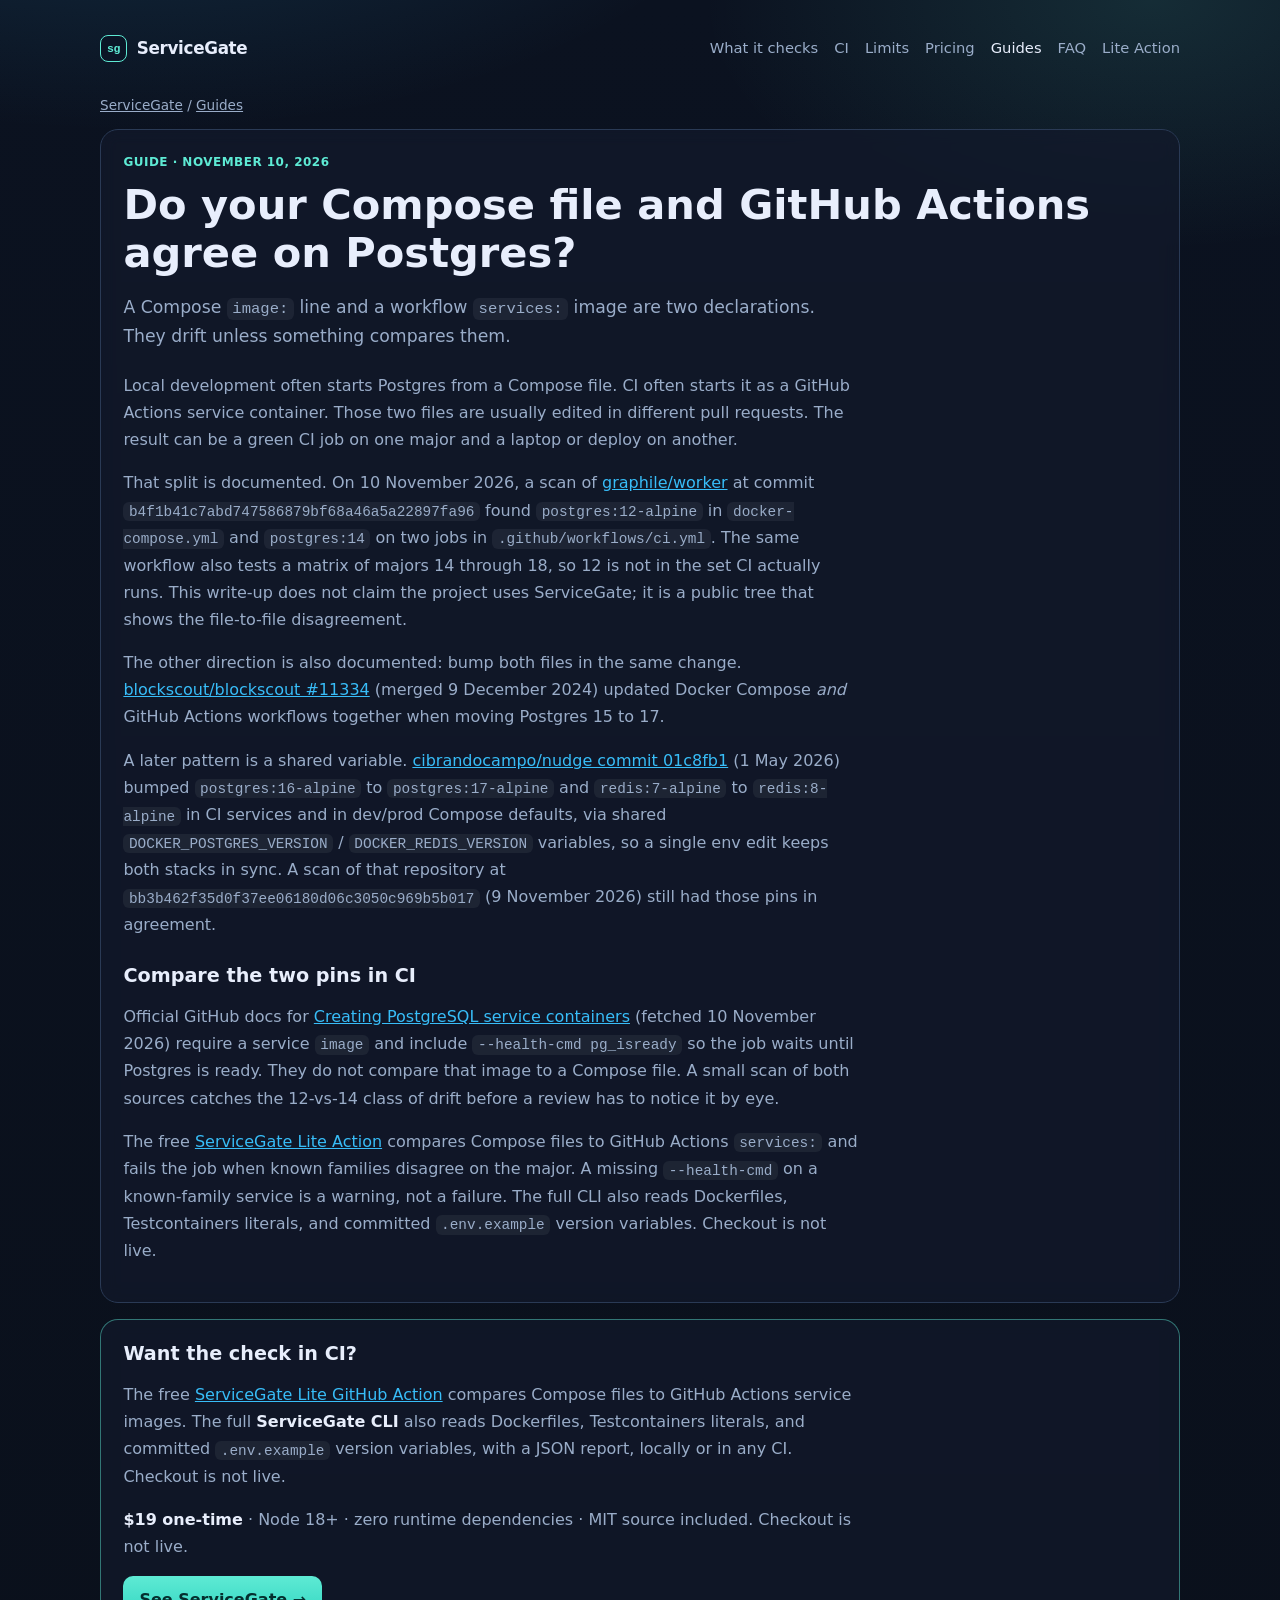
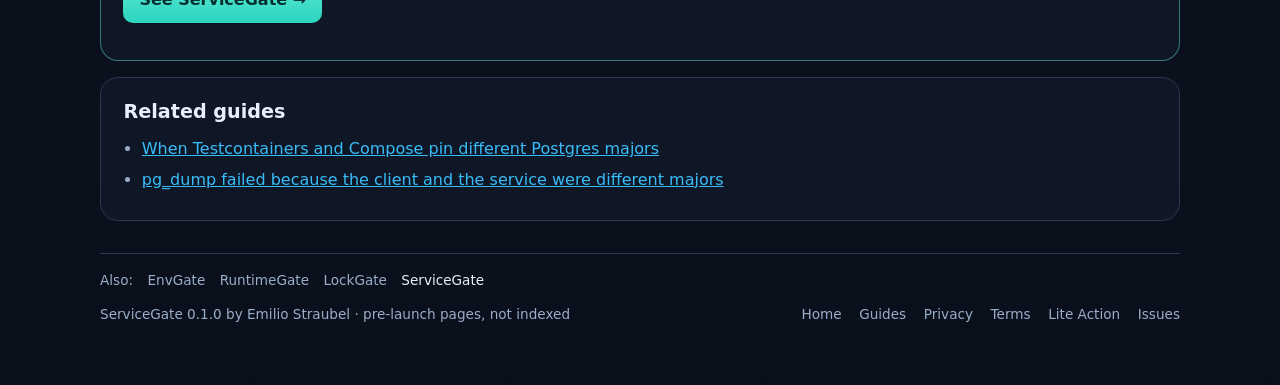
<file: guides/compose-vs-github-actions-postgres.html>
<!DOCTYPE html>
<html lang="en">
<head>
  <meta charset="utf-8" />
  <meta name="viewport" content="width=device-width, initial-scale=1" />
  <title>Do your Compose file and GitHub Actions agree on Postgres? — ServiceGate Guides</title>
  <meta name="description" content="A Compose pin and a workflow service image can drift independently. Documented cases include a 12-vs-14 split and a migration that bumped both files together." />
  <meta name="author" content="Emilio Straubel" />
  <meta name="robots" content="noindex" />
  <meta property="og:title" content="Do your Compose file and GitHub Actions agree on Postgres? — ServiceGate Guides" />
  <meta property="og:description" content="A Compose pin and a workflow service image can drift independently. Documented cases include a 12-vs-14 split and a migration that bumped both files together." />
  <meta property="og:type" content="article" />
  <meta property="og:site_name" content="ServiceGate" />
  <meta property="og:url" content="https://ess2292.github.io/servicegate/guides/compose-vs-github-actions-postgres.html" />
  <link rel="canonical" href="https://ess2292.github.io/servicegate/guides/compose-vs-github-actions-postgres.html" />
  <meta property="og:image" content="https://ess2292.github.io/servicegate/og-image.png" />
  <meta property="og:image:type" content="image/png" />
  <meta property="og:image:width" content="1200" />
  <meta property="og:image:height" content="630" />
  <meta property="og:image:alt" content="ServiceGate — fail CI when Compose and Actions disagree on Postgres" />
  <meta property="article:published_time" content="2026-11-10" />
  <meta name="twitter:card" content="summary_large_image" />
  <meta name="twitter:title" content="Do your Compose file and GitHub Actions agree on Postgres? — ServiceGate Guides" />
  <meta name="twitter:description" content="A Compose pin and a workflow service image can drift independently. Documented cases include a 12-vs-14 split and a migration that bumped both files together." />
  <meta name="twitter:image" content="https://ess2292.github.io/servicegate/og-image.png" />
  <meta name="twitter:image:alt" content="ServiceGate — fail CI when Compose and Actions disagree on Postgres" />
  <script type="application/ld+json">{"@context": "https://schema.org", "@type": "TechArticle", "headline": "Do your Compose file and GitHub Actions agree on Postgres?", "description": "A Compose pin and a workflow service image can drift independently. Documented cases include a 12-vs-14 split and a migration that bumped both files together.", "author": {"@type": "Person", "name": "Emilio Straubel"}, "datePublished": "2026-11-10", "dateModified": "2026-11-10", "mainEntityOfPage": "https://ess2292.github.io/servicegate/guides/compose-vs-github-actions-postgres.html", "publisher": {"@type": "Person", "name": "Emilio Straubel"}, "image": "https://ess2292.github.io/servicegate/og-image.png"}</script>
  <meta name="theme-color" content="#0b1220" />
  <link rel="icon" href="../favicon.svg" type="image/svg+xml" />
  <link rel="icon" href="../favicon-32.png" type="image/png" sizes="32x32" />
  <link rel="apple-touch-icon" href="../apple-touch-icon.png" />
  <link rel="stylesheet" href="../styles.css" />
</head>
<body>
  <a class="skip" href="#main">Skip to content</a>
  <div class="wrap">
    <nav class="site-nav" aria-label="Primary">
      <a class="brand" href="../index.html">
        <span class="brand-mark" aria-hidden="true">sg</span>
        ServiceGate
      </a>
      <ul class="nav-links">
        <li><a href="../index.html#checks">What it checks</a></li>
        <li><a href="../index.html#ci">CI</a></li>
        <li><a href="../index.html#limits">Limits</a></li>
        <li><a href="../index.html#pricing">Pricing</a></li>
        <li><a href="index.html" aria-current="page">Guides</a></li>
        <li><a href="../index.html#faq">FAQ</a></li>
        <li><a href="https://github.com/ESS2292/servicegate-action">Lite Action</a></li>
      </ul>
    </nav>
    <main id="main" class="article">
      <p class="crumbs"><a href="../index.html">ServiceGate</a> / <a href="index.html">Guides</a></p>
      <section>
        <div class="eyebrow">Guide &middot; November 10, 2026</div>
        <h1>Do your Compose file and GitHub Actions agree on Postgres?</h1>
        <p class="lead">A Compose <code>image:</code> line and a workflow <code>services:</code> image are two declarations. They drift unless something compares them.</p>
        <p>Local development often starts Postgres from a Compose file. CI often starts it as a GitHub Actions service container. Those two files are usually edited in different pull requests. The result can be a green CI job on one major and a laptop or deploy on another.</p>
        <p>That split is documented. On 10 November 2026, a scan of <a href="https://github.com/graphile/worker">graphile/worker</a> at commit <code>b4f1b41c7abd747586879bf68a46a5a22897fa96</code> found <code>postgres:12-alpine</code> in <code>docker-compose.yml</code> and <code>postgres:14</code> on two jobs in <code>.github/workflows/ci.yml</code>. The same workflow also tests a matrix of majors 14 through 18, so 12 is not in the set CI actually runs. This write-up does not claim the project uses ServiceGate; it is a public tree that shows the file-to-file disagreement.</p>
        <p>The other direction is also documented: bump both files in the same change. <a href="https://github.com/blockscout/blockscout/pull/11334">blockscout/blockscout #11334</a> (merged 9 December 2024) updated Docker Compose <em>and</em> GitHub Actions workflows together when moving Postgres 15 to 17.</p>
        <p>A later pattern is a shared variable. <a href="https://github.com/cibrandocampo/nudge/commit/01c8fb1793d926b57f78fab62590ec60d048fc2b">cibrandocampo/nudge commit 01c8fb1</a> (1 May 2026) bumped <code>postgres:16-alpine</code> to <code>postgres:17-alpine</code> and <code>redis:7-alpine</code> to <code>redis:8-alpine</code> in CI services and in dev/prod Compose defaults, via shared <code>DOCKER_POSTGRES_VERSION</code> / <code>DOCKER_REDIS_VERSION</code> variables, so a single env edit keeps both stacks in sync. A scan of that repository at <code>bb3b462f35d0f37ee06180d06c3050c969b5b017</code> (9 November 2026) still had those pins in agreement.</p>
        <h2>Compare the two pins in CI</h2>
        <p>Official GitHub docs for <a href="https://docs.github.com/en/actions/tutorials/use-containerized-services/create-postgresql-service-containers">Creating PostgreSQL service containers</a> (fetched 10 November 2026) require a service <code>image</code> and include <code>--health-cmd pg_isready</code> so the job waits until Postgres is ready. They do not compare that image to a Compose file. A small scan of both sources catches the 12-vs-14 class of drift before a review has to notice it by eye.</p>
        <p>The free <a href="https://github.com/ESS2292/servicegate-action">ServiceGate Lite Action</a> compares Compose files to GitHub Actions <code>services:</code> and fails the job when known families disagree on the major. A missing <code>--health-cmd</code> on a known-family service is a warning, not a failure. The full CLI also reads Dockerfiles, Testcontainers literals, and committed <code>.env.example</code> version variables. Checkout is not live.</p>
      </section>
      <section class="cta-box" aria-label="ServiceGate">
        <h2>Want the check in CI?</h2>
        <p>The free <a href="https://github.com/ESS2292/servicegate-action">ServiceGate Lite GitHub Action</a> compares Compose files to GitHub Actions service images. The full <strong>ServiceGate CLI</strong> also reads Dockerfiles, Testcontainers literals, and committed <code>.env.example</code> version variables, with a JSON report, locally or in any CI. Checkout is not live.</p>
        <p><strong>$19 one-time</strong> &middot; Node 18+ &middot; zero runtime dependencies &middot; MIT source included. Checkout is not live.</p>
        <p><a class="cta-link" href="../index.html#pricing">See ServiceGate &rarr;</a></p>
      </section>
      <section>
        <h2>Related guides</h2>
        <ul>
          <li><a href="testcontainers-vs-compose-postgres.html">When Testcontainers and Compose pin different Postgres majors</a></li>
          <li><a href="pg-dump-client-server-version-mismatch.html">pg_dump failed because the client and the service were different majors</a></li>
        </ul>
      </section>
    </main>
    <footer>
      <nav class="family-nav" aria-label="Other tools in this family">
        <span class="family-label">Also:</span>
          <a href="https://ess2292.github.io/envgate/">EnvGate</a>
          <a href="https://ess2292.github.io/runtimegate/">RuntimeGate</a>
          <a href="https://ess2292.github.io/lockgate/">LockGate</a>
          <a href="https://ess2292.github.io/servicegate/" aria-current="page">ServiceGate</a>
      </nav>
<div class="footer-row">
        <div>ServiceGate 0.1.0 by Emilio Straubel · pre-launch pages, not indexed</div>
        <div class="footer-links">
          <a href="../index.html">Home</a>
          <a href="index.html" aria-current="page">Guides</a>
          <a href="../privacy.html">Privacy</a>
          <a href="../terms.html">Terms</a>
          <a href="https://github.com/ESS2292/servicegate-action">Lite Action</a>
          <a href="https://github.com/ESS2292/servicegate-action/issues">Issues</a>
        </div>
      </div>
    </footer>
  </div>
</body>
</html>
</file>
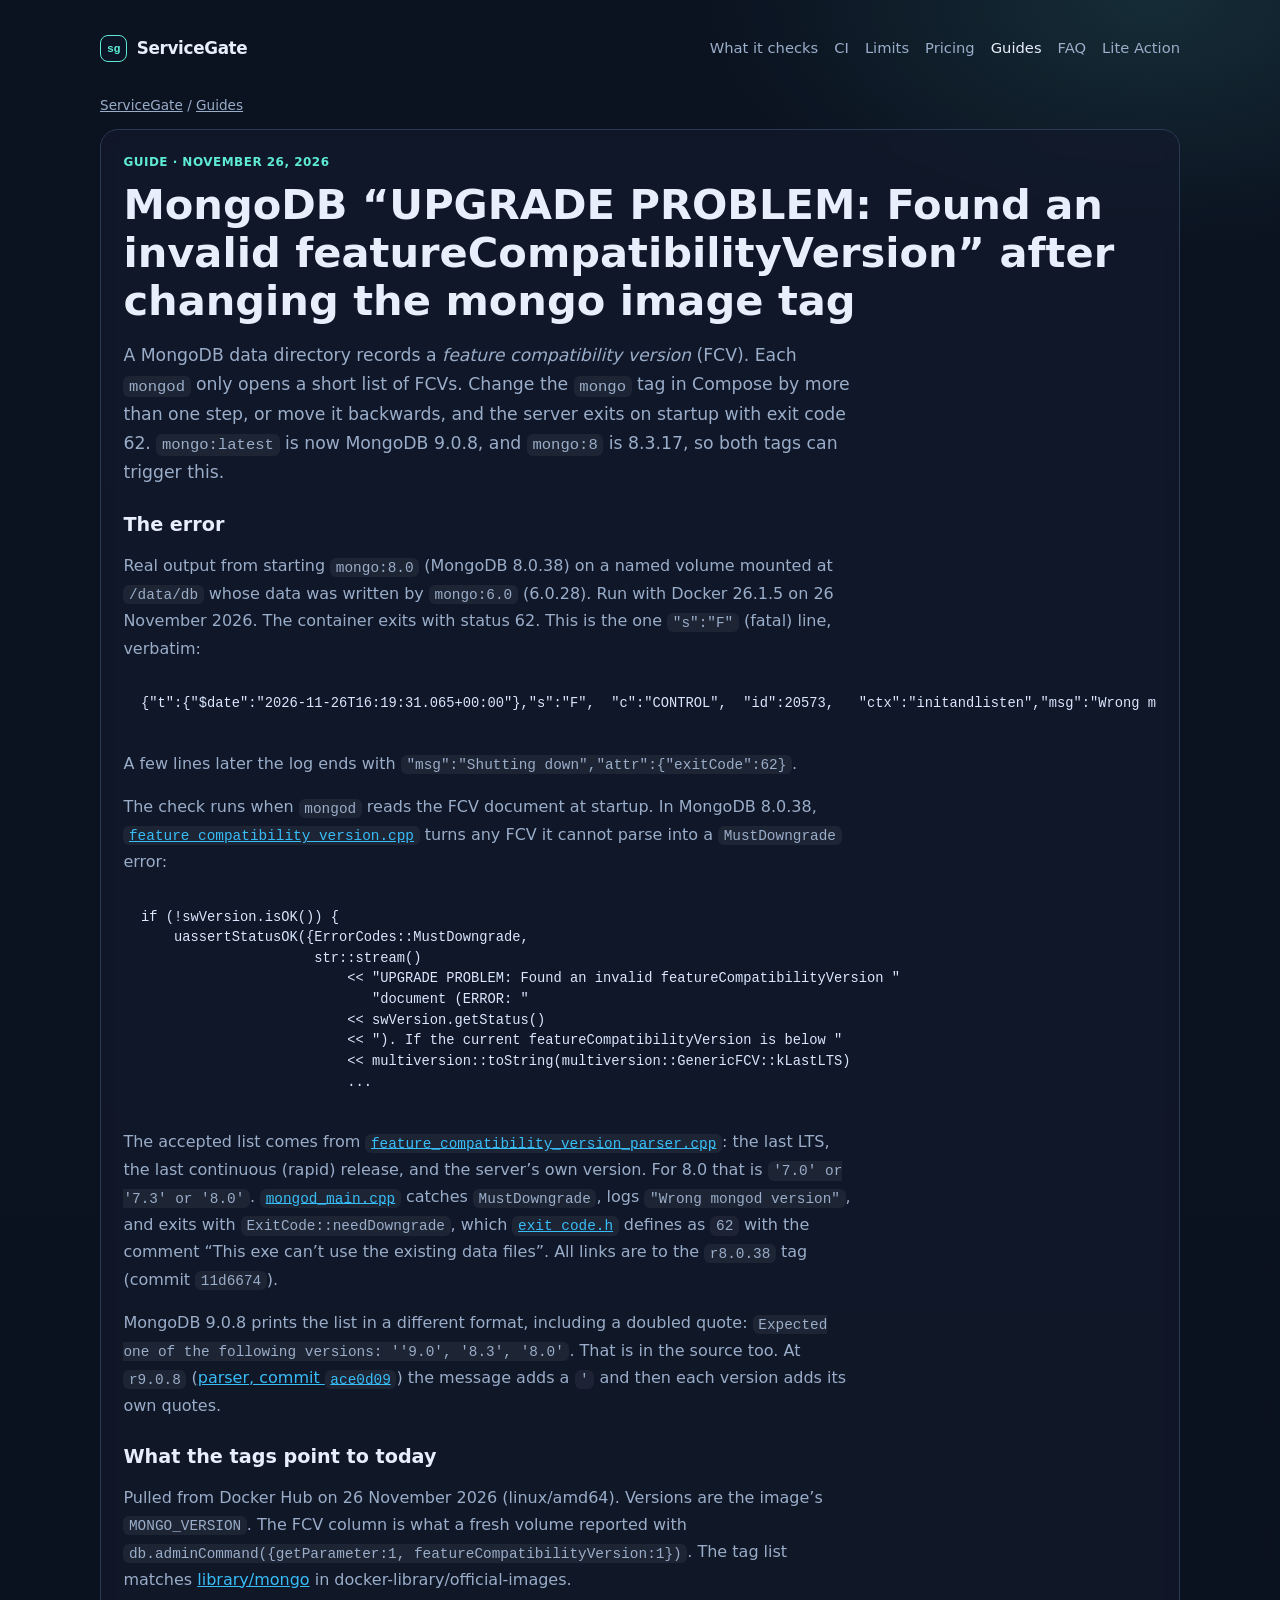
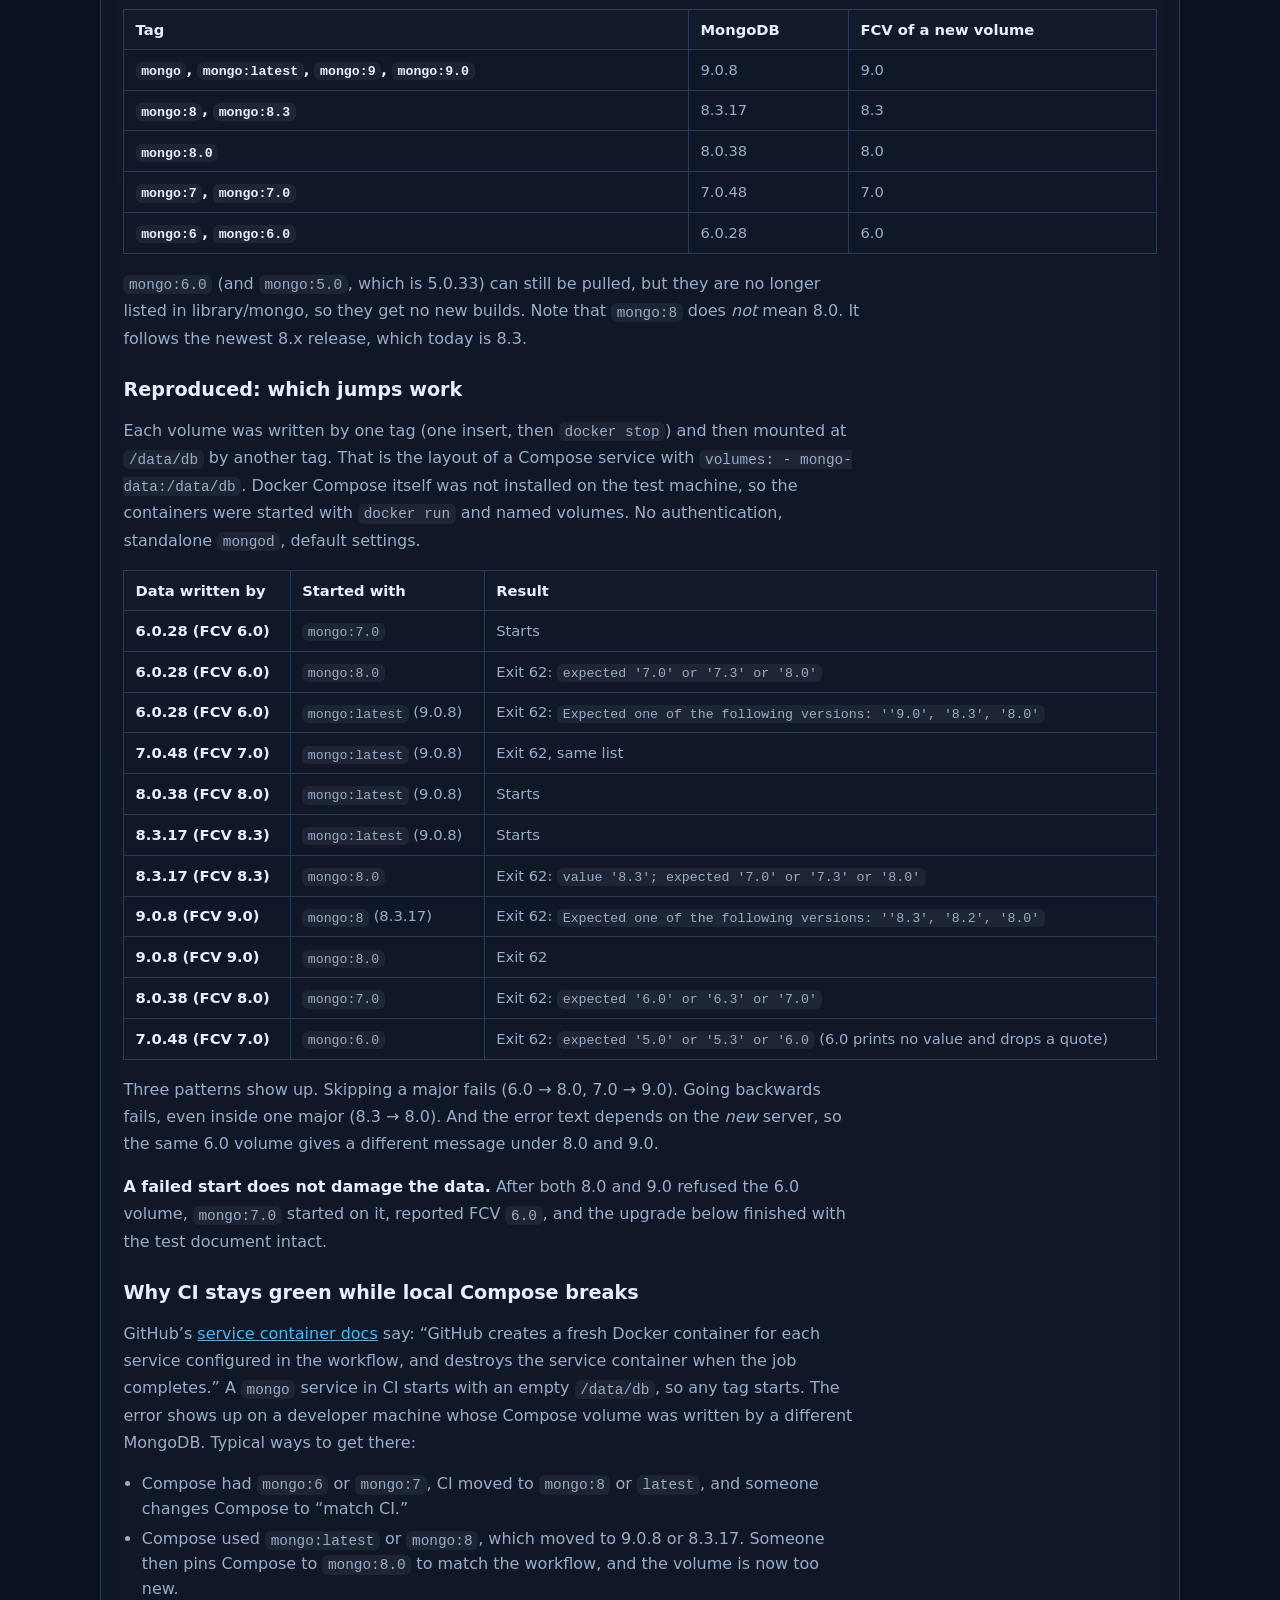
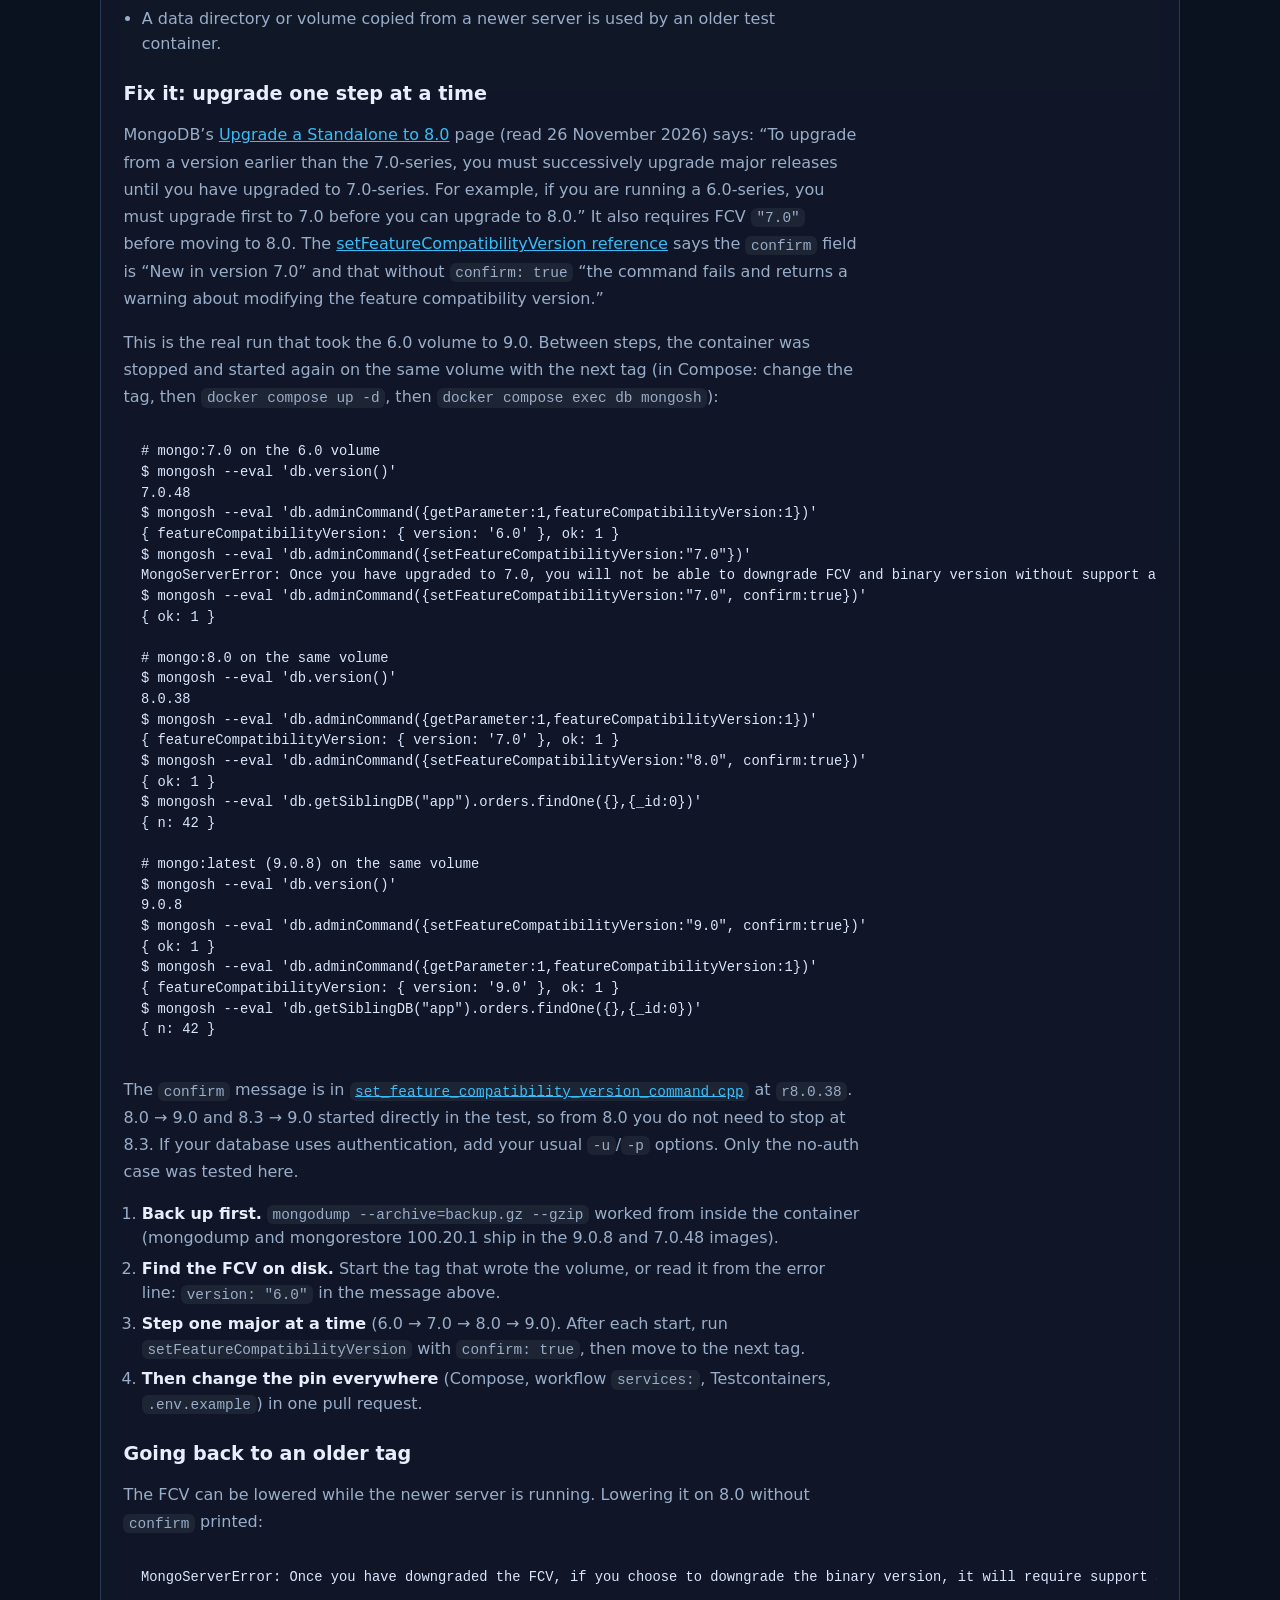
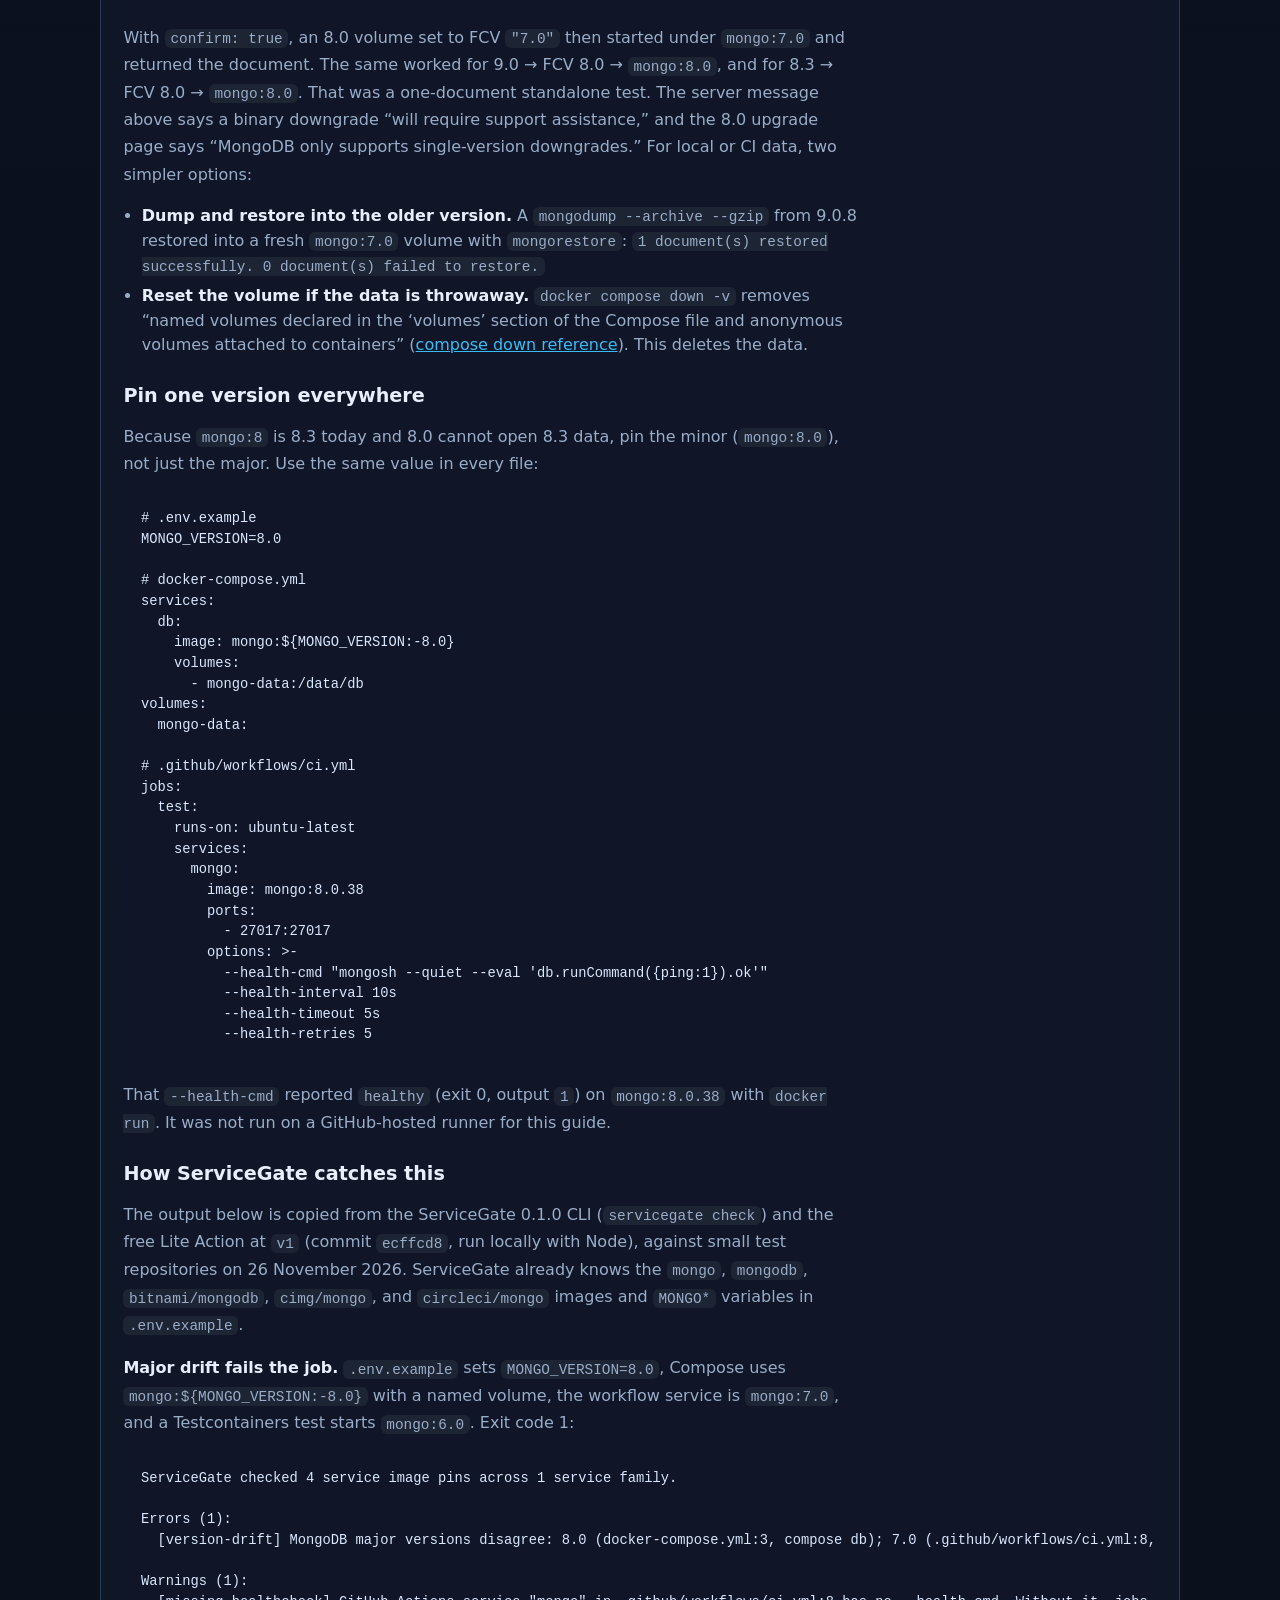
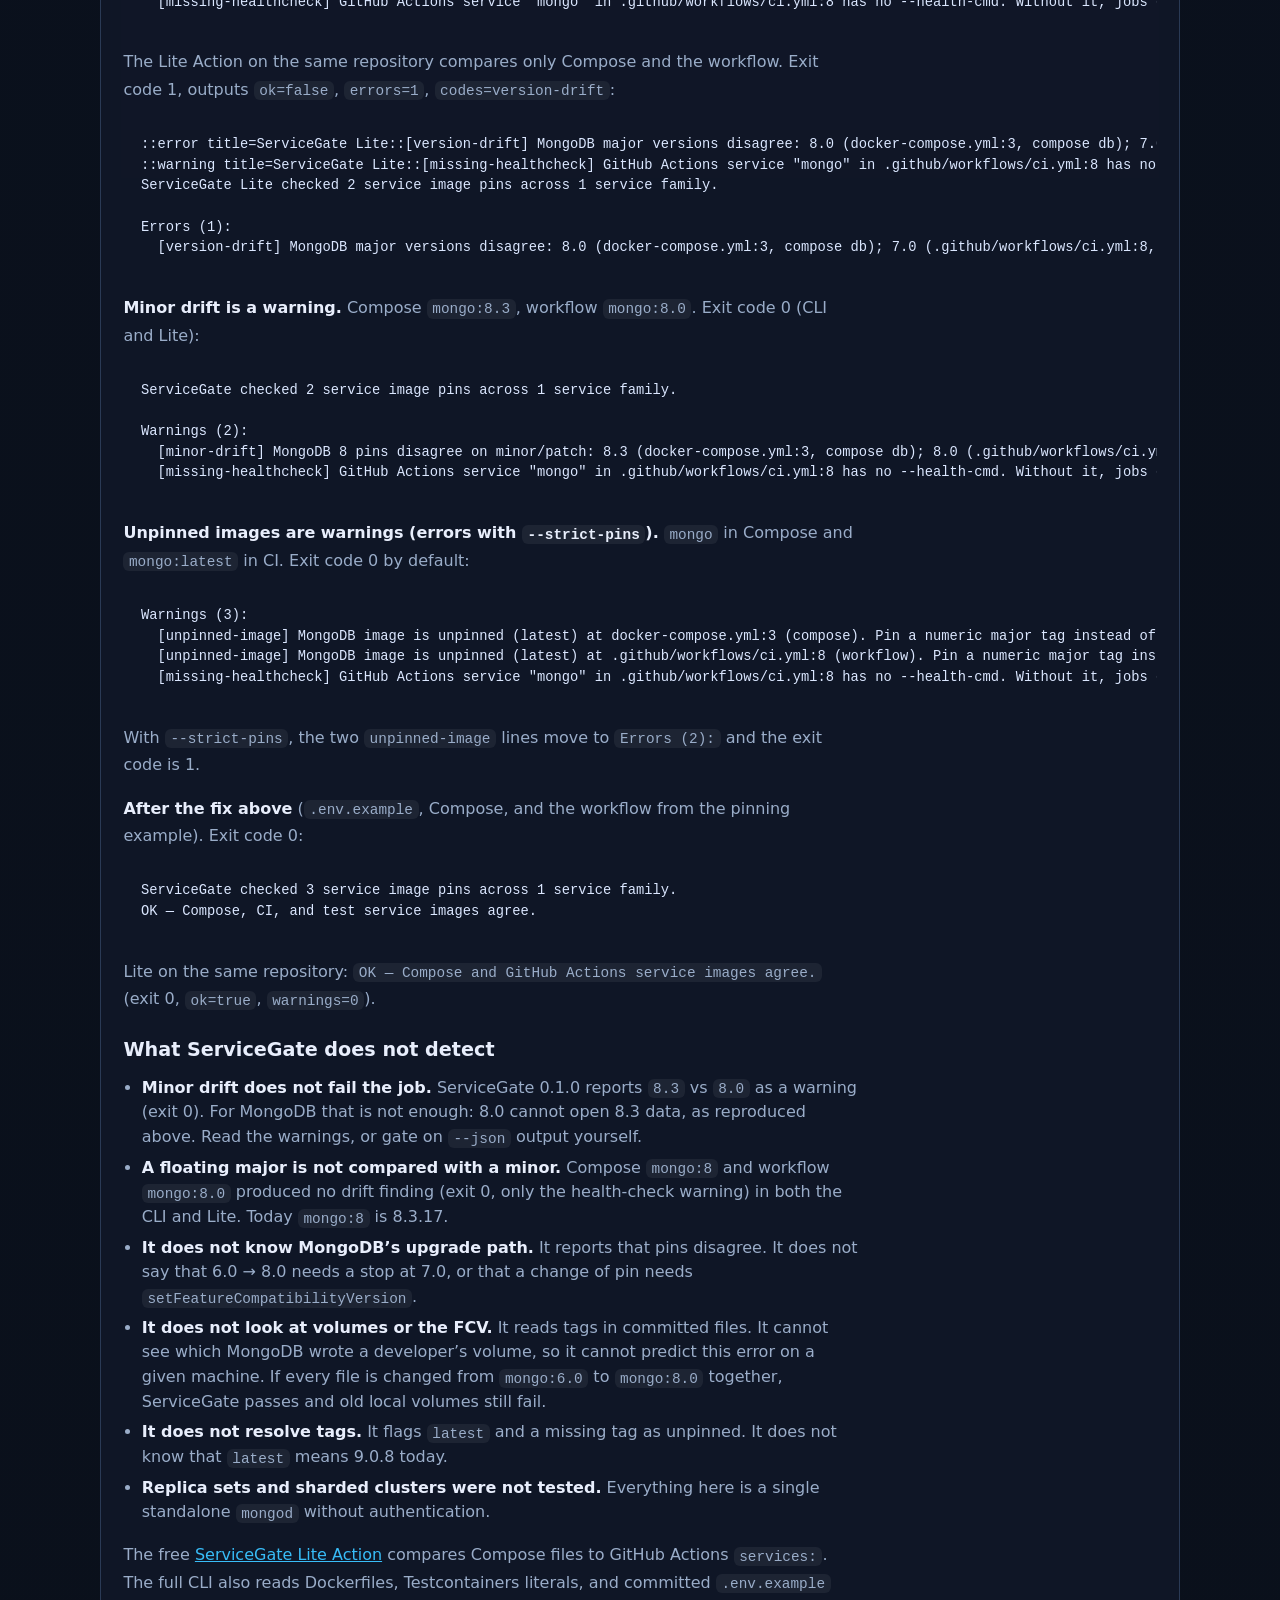
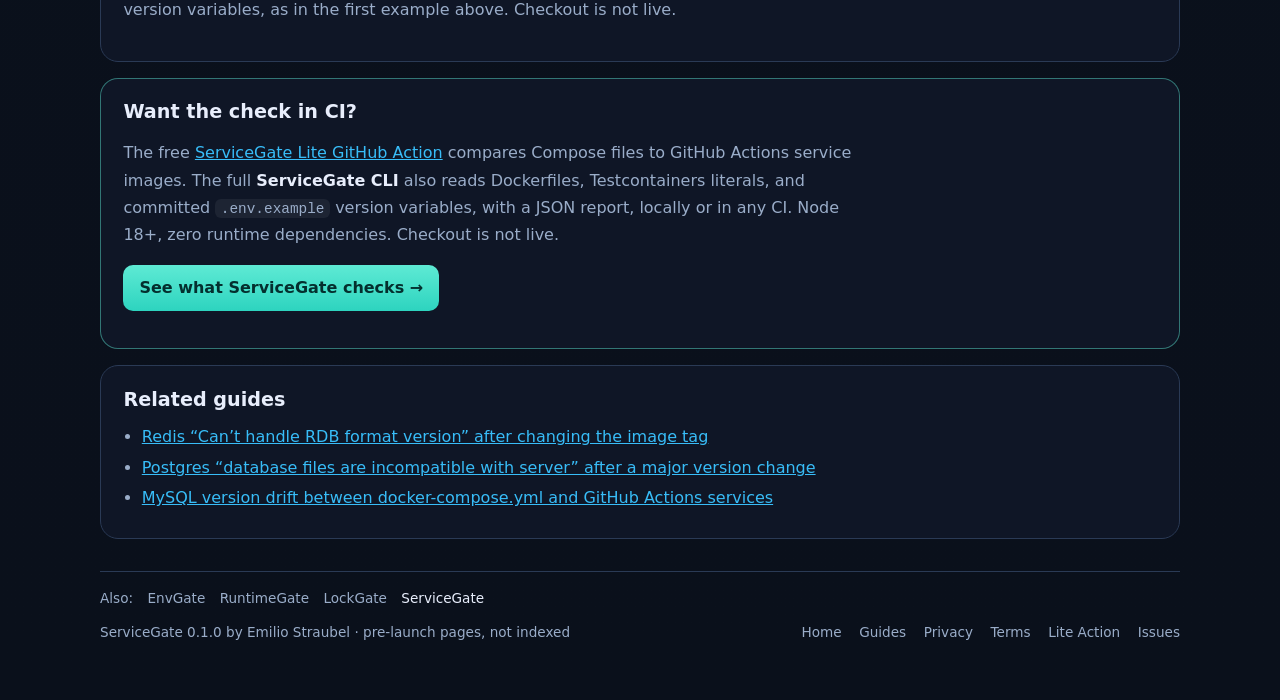
<file: guides/mongodb-invalid-featurecompatibilityversion.html>
<!DOCTYPE html>
<html lang="en">
<head>
  <meta charset="utf-8" />
  <meta name="viewport" content="width=device-width, initial-scale=1" />
  <title>MongoDB &quot;UPGRADE PROBLEM: Found an invalid featureCompatibilityVersion&quot; after changing the mongo image tag — ServiceGate Guides</title>
  <meta name="description" content="mongo:latest is MongoDB 9.0.8 and mongo:8 is 8.3. Real exit-62 output when a Compose volume skips a major or goes back, the one-step-at-a-time setFeatureCompatibilityVersion fix, and why CI stays green." />
  <meta name="author" content="Emilio Straubel" />
  <meta name="robots" content="noindex" />
  <meta property="og:title" content="MongoDB &quot;UPGRADE PROBLEM: Found an invalid featureCompatibilityVersion&quot; after changing the mongo image tag — ServiceGate Guides" />
  <meta property="og:description" content="mongo:latest is MongoDB 9.0.8 and mongo:8 is 8.3. Real exit-62 output when a Compose volume skips a major or goes back, the one-step-at-a-time setFeatureCompatibilityVersion fix, and why CI stays green." />
  <meta property="og:type" content="article" />
  <meta property="og:site_name" content="ServiceGate" />
  <meta property="og:url" content="https://ess2292.github.io/servicegate/guides/mongodb-invalid-featurecompatibilityversion.html" />
  <link rel="canonical" href="https://ess2292.github.io/servicegate/guides/mongodb-invalid-featurecompatibilityversion.html" />
  <meta property="og:image" content="https://ess2292.github.io/servicegate/og-image.png" />
  <meta property="og:image:type" content="image/png" />
  <meta property="og:image:width" content="1200" />
  <meta property="og:image:height" content="630" />
  <meta property="og:image:alt" content="ServiceGate — fail CI when Compose and Actions disagree on Postgres" />
  <meta property="article:published_time" content="2026-11-26" />
  <meta name="twitter:card" content="summary_large_image" />
  <meta name="twitter:title" content="MongoDB &quot;UPGRADE PROBLEM: Found an invalid featureCompatibilityVersion&quot; after changing the mongo image tag — ServiceGate Guides" />
  <meta name="twitter:description" content="mongo:latest is MongoDB 9.0.8 and mongo:8 is 8.3. Real exit-62 output when a Compose volume skips a major or goes back, the one-step-at-a-time setFeatureCompatibilityVersion fix, and why CI stays green." />
  <meta name="twitter:image" content="https://ess2292.github.io/servicegate/og-image.png" />
  <meta name="twitter:image:alt" content="ServiceGate — fail CI when Compose and Actions disagree on Postgres" />
  <script type="application/ld+json">{"@context": "https://schema.org", "@type": "TechArticle", "headline": "MongoDB \"UPGRADE PROBLEM: Found an invalid featureCompatibilityVersion\" after changing the mongo image tag", "description": "mongo:latest is MongoDB 9.0.8 and mongo:8 is 8.3. Real exit-62 output when a Compose volume skips a major or goes back, the one-step-at-a-time setFeatureCompatibilityVersion fix, and why CI stays green.", "author": {"@type": "Person", "name": "Emilio Straubel"}, "datePublished": "2026-11-26", "dateModified": "2026-11-26", "mainEntityOfPage": "https://ess2292.github.io/servicegate/guides/mongodb-invalid-featurecompatibilityversion.html", "publisher": {"@type": "Person", "name": "Emilio Straubel"}, "image": "https://ess2292.github.io/servicegate/og-image.png"}</script>
  <meta name="theme-color" content="#0b1220" />
  <link rel="icon" href="../favicon.svg" type="image/svg+xml" />
  <link rel="icon" href="../favicon-32.png" type="image/png" sizes="32x32" />
  <link rel="apple-touch-icon" href="../apple-touch-icon.png" />
  <link rel="stylesheet" href="../styles.css" />
</head>
<body>
  <a class="skip" href="#main">Skip to content</a>
  <div class="wrap">
    <nav class="site-nav" aria-label="Primary">
      <a class="brand" href="../index.html">
        <span class="brand-mark" aria-hidden="true">sg</span>
        ServiceGate
      </a>
      <ul class="nav-links">
        <li><a href="../index.html#checks">What it checks</a></li>
        <li><a href="../index.html#ci">CI</a></li>
        <li><a href="../index.html#limits">Limits</a></li>
        <li><a href="../index.html#pricing">Pricing</a></li>
        <li><a href="index.html" aria-current="page">Guides</a></li>
        <li><a href="../index.html#faq">FAQ</a></li>
        <li><a href="https://github.com/ESS2292/servicegate-action">Lite Action</a></li>
      </ul>
    </nav>
    <main id="main" class="article">
      <p class="crumbs"><a href="../index.html">ServiceGate</a> / <a href="index.html">Guides</a></p>
      <section>
        <div class="eyebrow">Guide &middot; November 26, 2026</div>
        <h1>MongoDB &ldquo;UPGRADE PROBLEM: Found an invalid featureCompatibilityVersion&rdquo; after changing the mongo image tag</h1>
        <p class="lead">A MongoDB data directory records a <em>feature compatibility version</em> (FCV). Each <code>mongod</code> only opens a short list of FCVs. Change the <code>mongo</code> tag in Compose by more than one step, or move it backwards, and the server exits on startup with exit code 62. <code>mongo:latest</code> is now MongoDB 9.0.8, and <code>mongo:8</code> is 8.3.17, so both tags can trigger this.</p>
        <h2>The error</h2>
        <p>Real output from starting <code>mongo:8.0</code> (MongoDB 8.0.38) on a named volume mounted at <code>/data/db</code> whose data was written by <code>mongo:6.0</code> (6.0.28). Run with Docker 26.1.5 on 26 November 2026. The container exits with status 62. This is the one <code>"s":"F"</code> (fatal) line, verbatim:</p>
        <pre><code>{"t":{"$date":"2026-11-26T16:19:31.065+00:00"},"s":"F",  "c":"CONTROL",  "id":20573,   "ctx":"initandlisten","msg":"Wrong mongod version","attr":{"error":"UPGRADE PROBLEM: Found an invalid featureCompatibilityVersion document (ERROR: Location4926900: Invalid featureCompatibilityVersion document in admin.system.version: { _id: \"featureCompatibilityVersion\", version: \"6.0\" }. See https://docs.mongodb.com/master/release-notes/7.0-compatibility/#feature-compatibility. :: caused by :: Invalid feature compatibility version value '6.0'; expected '7.0' or '7.3' or '8.0'. See https://docs.mongodb.com/master/release-notes/7.0-compatibility/#feature-compatibility.). If the current featureCompatibilityVersion is below 7.0, see the documentation on upgrading at https://docs.mongodb.com/master/release-notes/7.0/#upgrade-procedures."}}</code></pre>
        <p>A few lines later the log ends with <code>"msg":"Shutting down","attr":{"exitCode":62}</code>.</p>
        <p>The check runs when <code>mongod</code> reads the FCV document at startup. In MongoDB 8.0.38, <a href="https://github.com/mongodb/mongo/blob/11d6674e73e4b36060314e68d7a12656d6a12aab/src/mongo/db/commands/feature_compatibility_version.cpp#L606-L617"><code>feature_compatibility_version.cpp</code></a> turns any FCV it cannot parse into a <code>MustDowngrade</code> error:</p>
        <pre><code>if (!swVersion.isOK()) {
    uassertStatusOK({ErrorCodes::MustDowngrade,
                     str::stream()
                         &lt;&lt; "UPGRADE PROBLEM: Found an invalid featureCompatibilityVersion "
                            "document (ERROR: "
                         &lt;&lt; swVersion.getStatus()
                         &lt;&lt; "). If the current featureCompatibilityVersion is below "
                         &lt;&lt; multiversion::toString(multiversion::GenericFCV::kLastLTS)
                         ...</code></pre>
        <p>The accepted list comes from <a href="https://github.com/mongodb/mongo/blob/11d6674e73e4b36060314e68d7a12656d6a12aab/src/mongo/db/feature_compatibility_version_parser.cpp#L64-L70"><code>feature_compatibility_version_parser.cpp</code></a>: the last LTS, the last continuous (rapid) release, and the server&rsquo;s own version. For 8.0 that is <code>'7.0' or '7.3' or '8.0'</code>. <a href="https://github.com/mongodb/mongo/blob/11d6674e73e4b36060314e68d7a12656d6a12aab/src/mongo/db/mongod_main.cpp#L745-L752"><code>mongod_main.cpp</code></a> catches <code>MustDowngrade</code>, logs <code>"Wrong mongod version"</code>, and exits with <code>ExitCode::needDowngrade</code>, which <a href="https://github.com/mongodb/mongo/blob/11d6674e73e4b36060314e68d7a12656d6a12aab/src/mongo/util/exit_code.h#L63"><code>exit_code.h</code></a> defines as <code>62</code> with the comment &ldquo;This exe can&rsquo;t use the existing data files&rdquo;. All links are to the <code>r8.0.38</code> tag (commit <code>11d6674</code>).</p>
        <p>MongoDB 9.0.8 prints the list in a different format, including a doubled quote: <code>Expected one of the following versions: ''9.0', '8.3', '8.0'</code>. That is in the source too. At <code>r9.0.8</code> (<a href="https://github.com/mongodb/mongo/blob/ace0d09a96a9186dbcdc4570a66fc702666aae65/src/mongo/db/feature_compatibility_version_parser.cpp#L99-L111">parser, commit <code>ace0d09</code></a>) the message adds a <code>'</code> and then each version adds its own quotes.</p>
        <h2>What the tags point to today</h2>
        <p>Pulled from Docker Hub on 26 November 2026 (linux/amd64). Versions are the image&rsquo;s <code>MONGO_VERSION</code>. The FCV column is what a fresh volume reported with <code>db.adminCommand({getParameter:1, featureCompatibilityVersion:1})</code>. The tag list matches <a href="https://github.com/docker-library/official-images/blob/0f28a958af108e15ff7f200b0760add41ec7f611/library/mongo">library/mongo</a> in docker-library/official-images.</p>
        <table class="compare">
          <thead>
            <tr><th>Tag</th><th>MongoDB</th><th>FCV of a new volume</th></tr>
          </thead>
          <tbody>
            <tr><td><code>mongo</code>, <code>mongo:latest</code>, <code>mongo:9</code>, <code>mongo:9.0</code></td><td>9.0.8</td><td>9.0</td></tr>
            <tr><td><code>mongo:8</code>, <code>mongo:8.3</code></td><td>8.3.17</td><td>8.3</td></tr>
            <tr><td><code>mongo:8.0</code></td><td>8.0.38</td><td>8.0</td></tr>
            <tr><td><code>mongo:7</code>, <code>mongo:7.0</code></td><td>7.0.48</td><td>7.0</td></tr>
            <tr><td><code>mongo:6</code>, <code>mongo:6.0</code></td><td>6.0.28</td><td>6.0</td></tr>
          </tbody>
        </table>
        <p><code>mongo:6.0</code> (and <code>mongo:5.0</code>, which is 5.0.33) can still be pulled, but they are no longer listed in library/mongo, so they get no new builds. Note that <code>mongo:8</code> does <em>not</em> mean 8.0. It follows the newest 8.x release, which today is 8.3.</p>
        <h2>Reproduced: which jumps work</h2>
        <p>Each volume was written by one tag (one insert, then <code>docker stop</code>) and then mounted at <code>/data/db</code> by another tag. That is the layout of a Compose service with <code>volumes: - mongo-data:/data/db</code>. Docker Compose itself was not installed on the test machine, so the containers were started with <code>docker run</code> and named volumes. No authentication, standalone <code>mongod</code>, default settings.</p>
        <table class="compare">
          <thead>
            <tr><th>Data written by</th><th>Started with</th><th>Result</th></tr>
          </thead>
          <tbody>
            <tr><td>6.0.28 (FCV 6.0)</td><td><code>mongo:7.0</code></td><td>Starts</td></tr>
            <tr><td>6.0.28 (FCV 6.0)</td><td><code>mongo:8.0</code></td><td>Exit 62: <code>expected '7.0' or '7.3' or '8.0'</code></td></tr>
            <tr><td>6.0.28 (FCV 6.0)</td><td><code>mongo:latest</code> (9.0.8)</td><td>Exit 62: <code>Expected one of the following versions: ''9.0', '8.3', '8.0'</code></td></tr>
            <tr><td>7.0.48 (FCV 7.0)</td><td><code>mongo:latest</code> (9.0.8)</td><td>Exit 62, same list</td></tr>
            <tr><td>8.0.38 (FCV 8.0)</td><td><code>mongo:latest</code> (9.0.8)</td><td>Starts</td></tr>
            <tr><td>8.3.17 (FCV 8.3)</td><td><code>mongo:latest</code> (9.0.8)</td><td>Starts</td></tr>
            <tr><td>8.3.17 (FCV 8.3)</td><td><code>mongo:8.0</code></td><td>Exit 62: <code>value '8.3'; expected '7.0' or '7.3' or '8.0'</code></td></tr>
            <tr><td>9.0.8 (FCV 9.0)</td><td><code>mongo:8</code> (8.3.17)</td><td>Exit 62: <code>Expected one of the following versions: ''8.3', '8.2', '8.0'</code></td></tr>
            <tr><td>9.0.8 (FCV 9.0)</td><td><code>mongo:8.0</code></td><td>Exit 62</td></tr>
            <tr><td>8.0.38 (FCV 8.0)</td><td><code>mongo:7.0</code></td><td>Exit 62: <code>expected '6.0' or '6.3' or '7.0'</code></td></tr>
            <tr><td>7.0.48 (FCV 7.0)</td><td><code>mongo:6.0</code></td><td>Exit 62: <code>expected '5.0' or '5.3' or '6.0</code> (6.0 prints no value and drops a quote)</td></tr>
          </tbody>
        </table>
        <p>Three patterns show up. Skipping a major fails (6.0 &rarr; 8.0, 7.0 &rarr; 9.0). Going backwards fails, even inside one major (8.3 &rarr; 8.0). And the error text depends on the <em>new</em> server, so the same 6.0 volume gives a different message under 8.0 and 9.0.</p>
        <p><strong>A failed start does not damage the data.</strong> After both 8.0 and 9.0 refused the 6.0 volume, <code>mongo:7.0</code> started on it, reported FCV <code>6.0</code>, and the upgrade below finished with the test document intact.</p>
        <h2>Why CI stays green while local Compose breaks</h2>
        <p>GitHub&rsquo;s <a href="https://docs.github.com/en/actions/tutorials/use-containerized-services/use-docker-service-containers">service container docs</a> say: &ldquo;GitHub creates a fresh Docker container for each service configured in the workflow, and destroys the service container when the job completes.&rdquo; A <code>mongo</code> service in CI starts with an empty <code>/data/db</code>, so any tag starts. The error shows up on a developer machine whose Compose volume was written by a different MongoDB. Typical ways to get there:</p>
        <ul>
          <li>Compose had <code>mongo:6</code> or <code>mongo:7</code>, CI moved to <code>mongo:8</code> or <code>latest</code>, and someone changes Compose to &ldquo;match CI.&rdquo;</li>
          <li>Compose used <code>mongo:latest</code> or <code>mongo:8</code>, which moved to 9.0.8 or 8.3.17. Someone then pins Compose to <code>mongo:8.0</code> to match the workflow, and the volume is now too new.</li>
          <li>A data directory or volume copied from a newer server is used by an older test container.</li>
        </ul>
        <h2>Fix it: upgrade one step at a time</h2>
        <p>MongoDB&rsquo;s <a href="https://www.mongodb.com/docs/manual/release-notes/8.0-upgrade-standalone/">Upgrade a Standalone to 8.0</a> page (read 26 November 2026) says: &ldquo;To upgrade from a version earlier than the 7.0-series, you must successively upgrade major releases until you have upgraded to 7.0-series. For example, if you are running a 6.0-series, you must upgrade first to 7.0 before you can upgrade to 8.0.&rdquo; It also requires FCV <code>"7.0"</code> before moving to 8.0. The <a href="https://www.mongodb.com/docs/manual/reference/command/setFeatureCompatibilityVersion/">setFeatureCompatibilityVersion reference</a> says the <code>confirm</code> field is &ldquo;New in version 7.0&rdquo; and that without <code>confirm: true</code> &ldquo;the command fails and returns a warning about modifying the feature compatibility version.&rdquo;</p>
        <p>This is the real run that took the 6.0 volume to 9.0. Between steps, the container was stopped and started again on the same volume with the next tag (in Compose: change the tag, then <code>docker compose up -d</code>, then <code>docker compose exec db mongosh</code>):</p>
        <pre><code># mongo:7.0 on the 6.0 volume
$ mongosh --eval 'db.version()'
7.0.48
$ mongosh --eval 'db.adminCommand({getParameter:1,featureCompatibilityVersion:1})'
{ featureCompatibilityVersion: { version: '6.0' }, ok: 1 }
$ mongosh --eval 'db.adminCommand({setFeatureCompatibilityVersion:"7.0"})'
MongoServerError: Once you have upgraded to 7.0, you will not be able to downgrade FCV and binary version without support assistance. Please re-run this command with 'confirm: true' to acknowledge this and continue with the FCV upgrade.
$ mongosh --eval 'db.adminCommand({setFeatureCompatibilityVersion:"7.0", confirm:true})'
{ ok: 1 }

# mongo:8.0 on the same volume
$ mongosh --eval 'db.version()'
8.0.38
$ mongosh --eval 'db.adminCommand({getParameter:1,featureCompatibilityVersion:1})'
{ featureCompatibilityVersion: { version: '7.0' }, ok: 1 }
$ mongosh --eval 'db.adminCommand({setFeatureCompatibilityVersion:"8.0", confirm:true})'
{ ok: 1 }
$ mongosh --eval 'db.getSiblingDB("app").orders.findOne({},{_id:0})'
{ n: 42 }

# mongo:latest (9.0.8) on the same volume
$ mongosh --eval 'db.version()'
9.0.8
$ mongosh --eval 'db.adminCommand({setFeatureCompatibilityVersion:"9.0", confirm:true})'
{ ok: 1 }
$ mongosh --eval 'db.adminCommand({getParameter:1,featureCompatibilityVersion:1})'
{ featureCompatibilityVersion: { version: '9.0' }, ok: 1 }
$ mongosh --eval 'db.getSiblingDB("app").orders.findOne({},{_id:0})'
{ n: 42 }</code></pre>
        <p>The <code>confirm</code> message is in <a href="https://github.com/mongodb/mongo/blob/11d6674e73e4b36060314e68d7a12656d6a12aab/src/mongo/db/commands/set_feature_compatibility_version_command.cpp#L358-L370"><code>set_feature_compatibility_version_command.cpp</code></a> at <code>r8.0.38</code>. 8.0 &rarr; 9.0 and 8.3 &rarr; 9.0 started directly in the test, so from 8.0 you do not need to stop at 8.3. If your database uses authentication, add your usual <code>-u</code>/<code>-p</code> options. Only the no-auth case was tested here.</p>
        <ol>
          <li><strong>Back up first.</strong> <code>mongodump --archive=backup.gz --gzip</code> worked from inside the container (mongodump and mongorestore 100.20.1 ship in the 9.0.8 and 7.0.48 images).</li>
          <li><strong>Find the FCV on disk.</strong> Start the tag that wrote the volume, or read it from the error line: <code>version: "6.0"</code> in the message above.</li>
          <li><strong>Step one major at a time</strong> (6.0 &rarr; 7.0 &rarr; 8.0 &rarr; 9.0). After each start, run <code>setFeatureCompatibilityVersion</code> with <code>confirm: true</code>, then move to the next tag.</li>
          <li><strong>Then change the pin everywhere</strong> (Compose, workflow <code>services:</code>, Testcontainers, <code>.env.example</code>) in one pull request.</li>
        </ol>
        <h2>Going back to an older tag</h2>
        <p>The FCV can be lowered while the newer server is running. Lowering it on 8.0 without <code>confirm</code> printed:</p>
        <pre><code>MongoServerError: Once you have downgraded the FCV, if you choose to downgrade the binary version, it will require support assistance. Please re-run this command with 'confirm: true' to acknowledge this and continue with the FCV downgrade.</code></pre>
        <p>With <code>confirm: true</code>, an 8.0 volume set to FCV <code>"7.0"</code> then started under <code>mongo:7.0</code> and returned the document. The same worked for 9.0 &rarr; FCV 8.0 &rarr; <code>mongo:8.0</code>, and for 8.3 &rarr; FCV 8.0 &rarr; <code>mongo:8.0</code>. That was a one-document standalone test. The server message above says a binary downgrade &ldquo;will require support assistance,&rdquo; and the 8.0 upgrade page says &ldquo;MongoDB only supports single-version downgrades.&rdquo; For local or CI data, two simpler options:</p>
        <ul>
          <li><strong>Dump and restore into the older version.</strong> A <code>mongodump --archive --gzip</code> from 9.0.8 restored into a fresh <code>mongo:7.0</code> volume with <code>mongorestore</code>: <code>1 document(s) restored successfully. 0 document(s) failed to restore.</code></li>
          <li><strong>Reset the volume if the data is throwaway.</strong> <code>docker compose down -v</code> removes &ldquo;named volumes declared in the &lsquo;volumes&rsquo; section of the Compose file and anonymous volumes attached to containers&rdquo; (<a href="https://github.com/docker/compose/blob/main/docs/reference/compose_down.md">compose down reference</a>). This deletes the data.</li>
        </ul>
        <h2>Pin one version everywhere</h2>
        <p>Because <code>mongo:8</code> is 8.3 today and 8.0 cannot open 8.3 data, pin the minor (<code>mongo:8.0</code>), not just the major. Use the same value in every file:</p>
        <pre><code># .env.example
MONGO_VERSION=8.0

# docker-compose.yml
services:
  db:
    image: mongo:${MONGO_VERSION:-8.0}
    volumes:
      - mongo-data:/data/db
volumes:
  mongo-data:

# .github/workflows/ci.yml
jobs:
  test:
    runs-on: ubuntu-latest
    services:
      mongo:
        image: mongo:8.0.38
        ports:
          - 27017:27017
        options: &gt;-
          --health-cmd "mongosh --quiet --eval 'db.runCommand({ping:1}).ok'"
          --health-interval 10s
          --health-timeout 5s
          --health-retries 5</code></pre>
        <p>That <code>--health-cmd</code> reported <code>healthy</code> (exit 0, output <code>1</code>) on <code>mongo:8.0.38</code> with <code>docker run</code>. It was not run on a GitHub-hosted runner for this guide.</p>
        <h2>How ServiceGate catches this</h2>
        <p>The output below is copied from the ServiceGate 0.1.0 CLI (<code>servicegate check</code>) and the free Lite Action at <code>v1</code> (commit <code>ecffcd8</code>, run locally with Node), against small test repositories on 26 November 2026. ServiceGate already knows the <code>mongo</code>, <code>mongodb</code>, <code>bitnami/mongodb</code>, <code>cimg/mongo</code>, and <code>circleci/mongo</code> images and <code>MONGO*</code> variables in <code>.env.example</code>.</p>
        <p><strong>Major drift fails the job.</strong> <code>.env.example</code> sets <code>MONGO_VERSION=8.0</code>, Compose uses <code>mongo:${MONGO_VERSION:-8.0}</code> with a named volume, the workflow service is <code>mongo:7.0</code>, and a Testcontainers test starts <code>mongo:6.0</code>. Exit code 1:</p>
        <pre><code>ServiceGate checked 4 service image pins across 1 service family.

Errors (1):
  [version-drift] MongoDB major versions disagree: 8.0 (docker-compose.yml:3, compose db); 7.0 (.github/workflows/ci.yml:8, workflow mongo); 8.0 (.env.example:1, MONGO_VERSION); 6.0 (test/db.test.js:2, source).

Warnings (1):
  [missing-healthcheck] GitHub Actions service "mongo" in .github/workflows/ci.yml:8 has no --health-cmd. Without it, jobs can start before MongoDB is ready.</code></pre>
        <p>The Lite Action on the same repository compares only Compose and the workflow. Exit code 1, outputs <code>ok=false</code>, <code>errors=1</code>, <code>codes=version-drift</code>:</p>
        <pre><code>::error title=ServiceGate Lite::[version-drift] MongoDB major versions disagree: 8.0 (docker-compose.yml:3, compose db); 7.0 (.github/workflows/ci.yml:8, workflow mongo).
::warning title=ServiceGate Lite::[missing-healthcheck] GitHub Actions service "mongo" in .github/workflows/ci.yml:8 has no --health-cmd. Without it, jobs can start before MongoDB is ready.
ServiceGate Lite checked 2 service image pins across 1 service family.

Errors (1):
  [version-drift] MongoDB major versions disagree: 8.0 (docker-compose.yml:3, compose db); 7.0 (.github/workflows/ci.yml:8, workflow mongo).</code></pre>
        <p><strong>Minor drift is a warning.</strong> Compose <code>mongo:8.3</code>, workflow <code>mongo:8.0</code>. Exit code 0 (CLI and Lite):</p>
        <pre><code>ServiceGate checked 2 service image pins across 1 service family.

Warnings (2):
  [minor-drift] MongoDB 8 pins disagree on minor/patch: 8.3 (docker-compose.yml:3, compose db); 8.0 (.github/workflows/ci.yml:8, workflow mongo).
  [missing-healthcheck] GitHub Actions service "mongo" in .github/workflows/ci.yml:8 has no --health-cmd. Without it, jobs can start before MongoDB is ready.</code></pre>
        <p><strong>Unpinned images are warnings (errors with <code>--strict-pins</code>).</strong> <code>mongo</code> in Compose and <code>mongo:latest</code> in CI. Exit code 0 by default:</p>
        <pre><code>Warnings (3):
  [unpinned-image] MongoDB image is unpinned (latest) at docker-compose.yml:3 (compose). Pin a numeric major tag instead of 'latest'.
  [unpinned-image] MongoDB image is unpinned (latest) at .github/workflows/ci.yml:8 (workflow). Pin a numeric major tag instead of 'latest'.
  [missing-healthcheck] GitHub Actions service "mongo" in .github/workflows/ci.yml:8 has no --health-cmd. Without it, jobs can start before MongoDB is ready.</code></pre>
        <p>With <code>--strict-pins</code>, the two <code>unpinned-image</code> lines move to <code>Errors (2):</code> and the exit code is 1.</p>
        <p><strong>After the fix above</strong> (<code>.env.example</code>, Compose, and the workflow from the pinning example). Exit code 0:</p>
        <pre><code>ServiceGate checked 3 service image pins across 1 service family.
OK — Compose, CI, and test service images agree.</code></pre>
        <p>Lite on the same repository: <code>OK — Compose and GitHub Actions service images agree.</code> (exit 0, <code>ok=true</code>, <code>warnings=0</code>).</p>
        <h2>What ServiceGate does not detect</h2>
        <ul>
          <li><strong>Minor drift does not fail the job.</strong> ServiceGate 0.1.0 reports <code>8.3</code> vs <code>8.0</code> as a warning (exit 0). For MongoDB that is not enough: 8.0 cannot open 8.3 data, as reproduced above. Read the warnings, or gate on <code>--json</code> output yourself.</li>
          <li><strong>A floating major is not compared with a minor.</strong> Compose <code>mongo:8</code> and workflow <code>mongo:8.0</code> produced no drift finding (exit 0, only the health-check warning) in both the CLI and Lite. Today <code>mongo:8</code> is 8.3.17.</li>
          <li><strong>It does not know MongoDB&rsquo;s upgrade path.</strong> It reports that pins disagree. It does not say that 6.0 &rarr; 8.0 needs a stop at 7.0, or that a change of pin needs <code>setFeatureCompatibilityVersion</code>.</li>
          <li><strong>It does not look at volumes or the FCV.</strong> It reads tags in committed files. It cannot see which MongoDB wrote a developer&rsquo;s volume, so it cannot predict this error on a given machine. If every file is changed from <code>mongo:6.0</code> to <code>mongo:8.0</code> together, ServiceGate passes and old local volumes still fail.</li>
          <li><strong>It does not resolve tags.</strong> It flags <code>latest</code> and a missing tag as unpinned. It does not know that <code>latest</code> means 9.0.8 today.</li>
          <li><strong>Replica sets and sharded clusters were not tested.</strong> Everything here is a single standalone <code>mongod</code> without authentication.</li>
        </ul>
        <p>The free <a href="https://github.com/ESS2292/servicegate-action">ServiceGate Lite Action</a> compares Compose files to GitHub Actions <code>services:</code>. The full CLI also reads Dockerfiles, Testcontainers literals, and committed <code>.env.example</code> version variables, as in the first example above. Checkout is not live.</p>
      </section>
      <section class="cta-box" aria-label="ServiceGate">
        <h2>Want the check in CI?</h2>
        <p>The free <a href="https://github.com/ESS2292/servicegate-action">ServiceGate Lite GitHub Action</a> compares Compose files to GitHub Actions service images. The full <strong>ServiceGate CLI</strong> also reads Dockerfiles, Testcontainers literals, and committed <code>.env.example</code> version variables, with a JSON report, locally or in any CI. Node 18+, zero runtime dependencies. Checkout is not live.</p>
        <p><a class="cta-link" href="../index.html#checks">See what ServiceGate checks &rarr;</a></p>
      </section>
      <section>
        <h2>Related guides</h2>
        <ul>
          <li><a href="redis-cant-handle-rdb-format-version.html">Redis &ldquo;Can&rsquo;t handle RDB format version&rdquo; after changing the image tag</a></li>
          <li><a href="postgres-database-files-incompatible-with-server.html">Postgres &ldquo;database files are incompatible with server&rdquo; after a major version change</a></li>
          <li><a href="mysql-version-compose-vs-github-actions.html">MySQL version drift between docker-compose.yml and GitHub Actions services</a></li>
        </ul>
      </section>
    </main>
    <footer>
      <nav class="family-nav" aria-label="Other tools in this family">
        <span class="family-label">Also:</span>
          <a href="https://ess2292.github.io/envgate/">EnvGate</a>
          <a href="https://ess2292.github.io/runtimegate/">RuntimeGate</a>
          <a href="https://ess2292.github.io/lockgate/">LockGate</a>
          <a href="https://ess2292.github.io/servicegate/" aria-current="page">ServiceGate</a>
      </nav>
<div class="footer-row">
        <div>ServiceGate 0.1.0 by Emilio Straubel · pre-launch pages, not indexed</div>
        <div class="footer-links">
          <a href="../index.html">Home</a>
          <a href="index.html" aria-current="page">Guides</a>
          <a href="../privacy.html">Privacy</a>
          <a href="../terms.html">Terms</a>
          <a href="https://github.com/ESS2292/servicegate-action">Lite Action</a>
          <a href="https://github.com/ESS2292/servicegate-action/issues">Issues</a>
        </div>
      </div>
    </footer>
  </div>
</body>
</html>
</file>
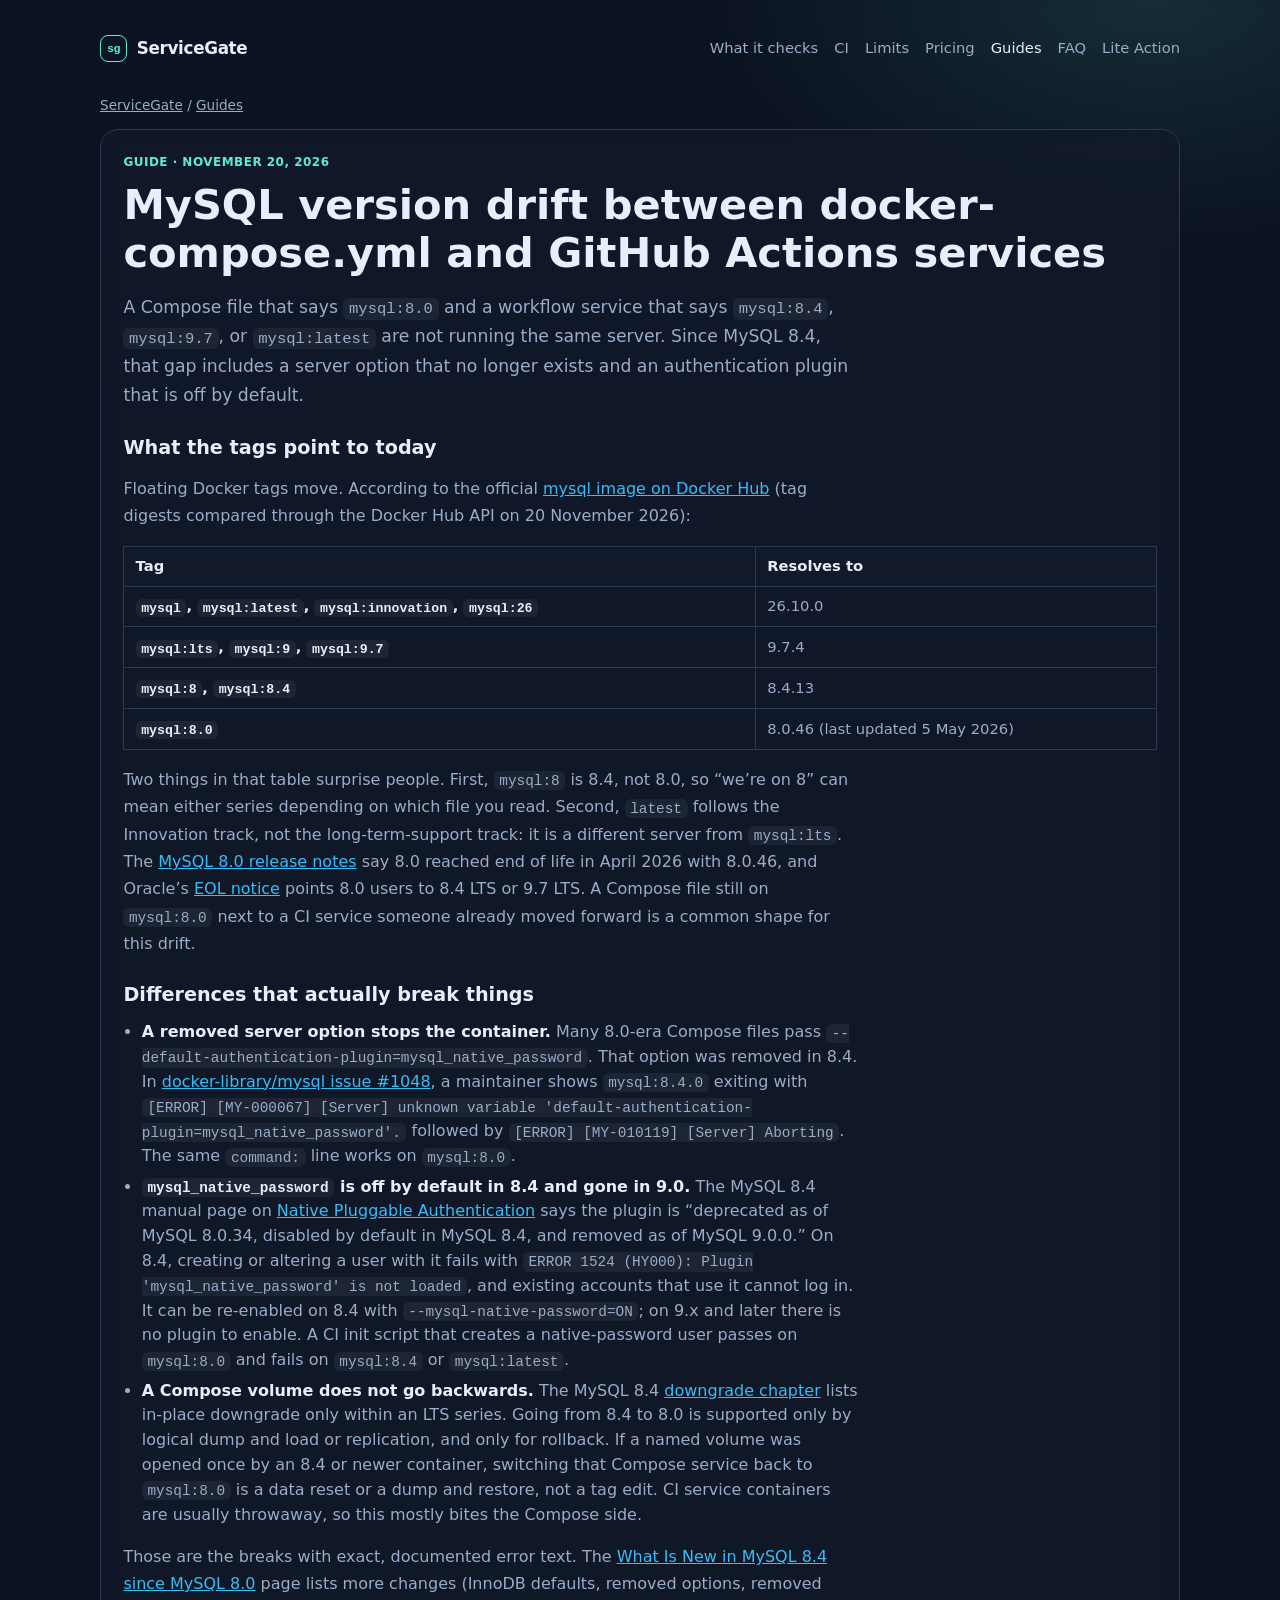
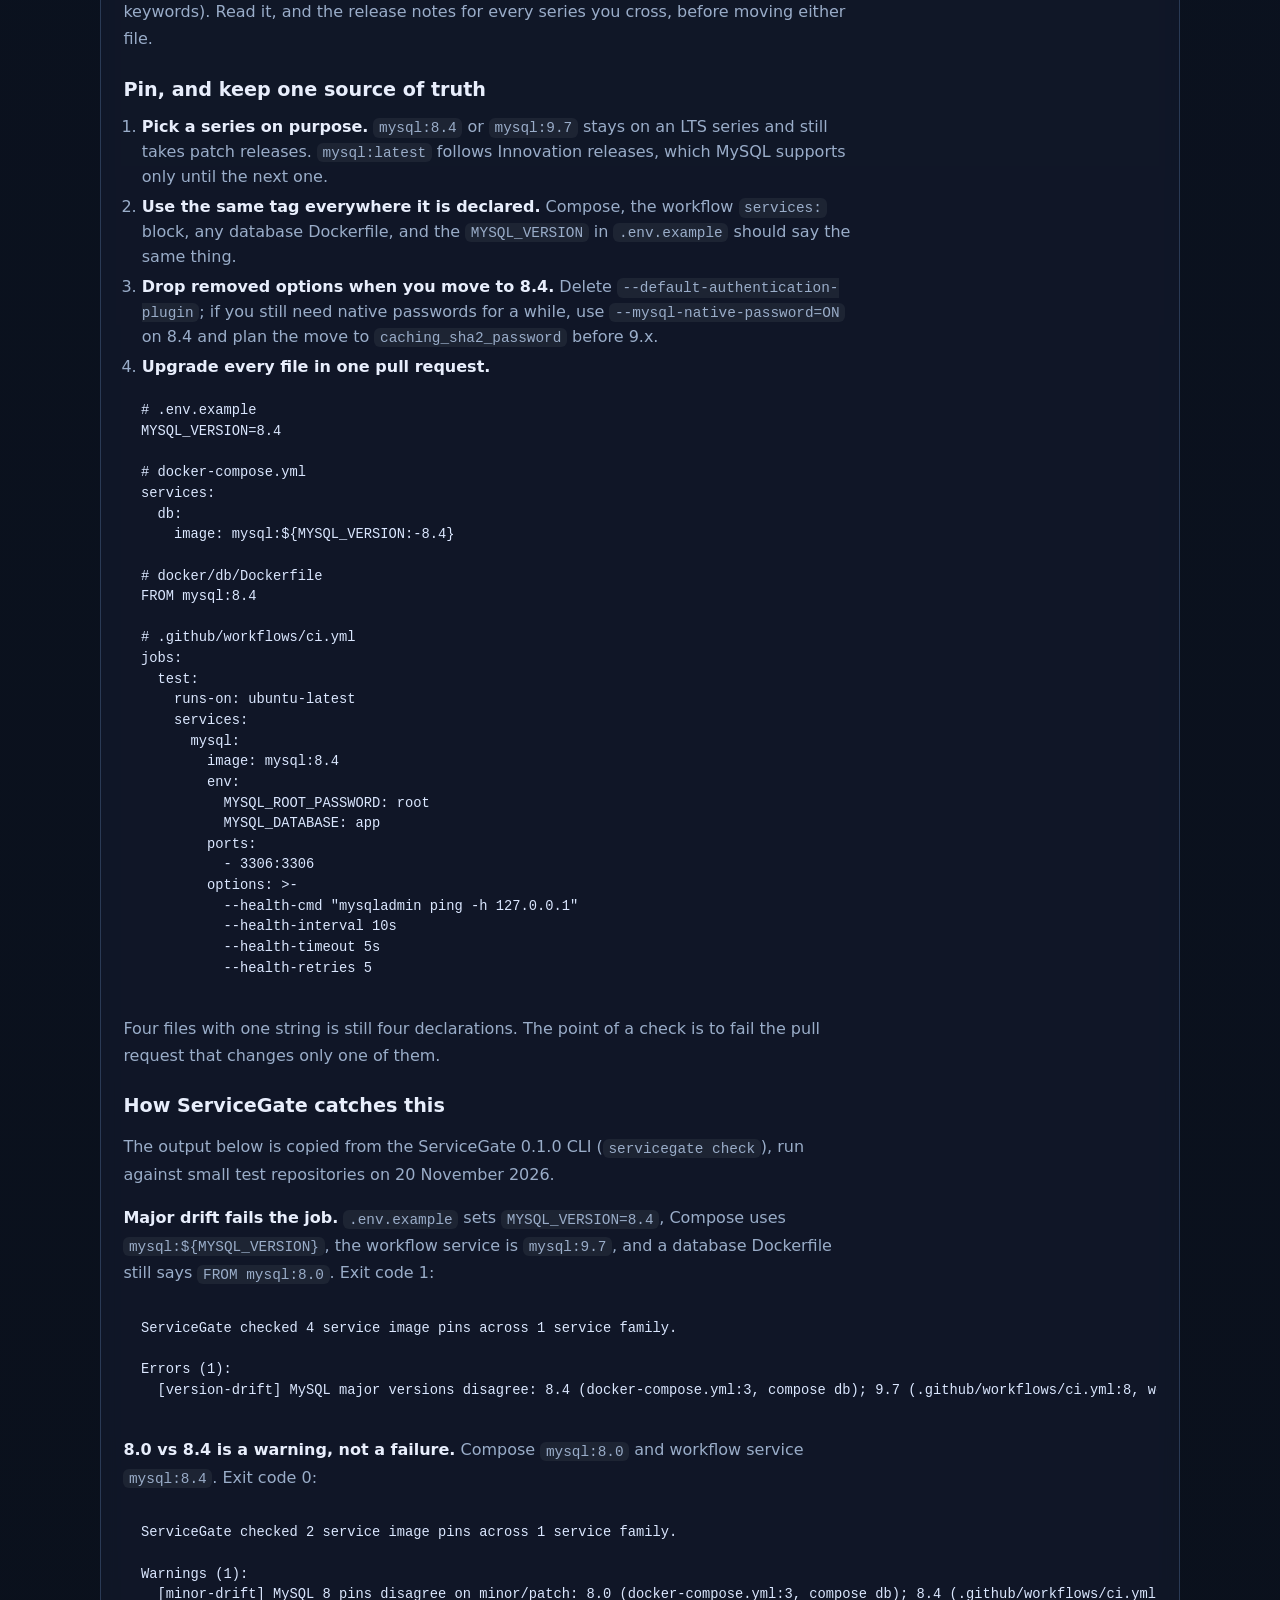
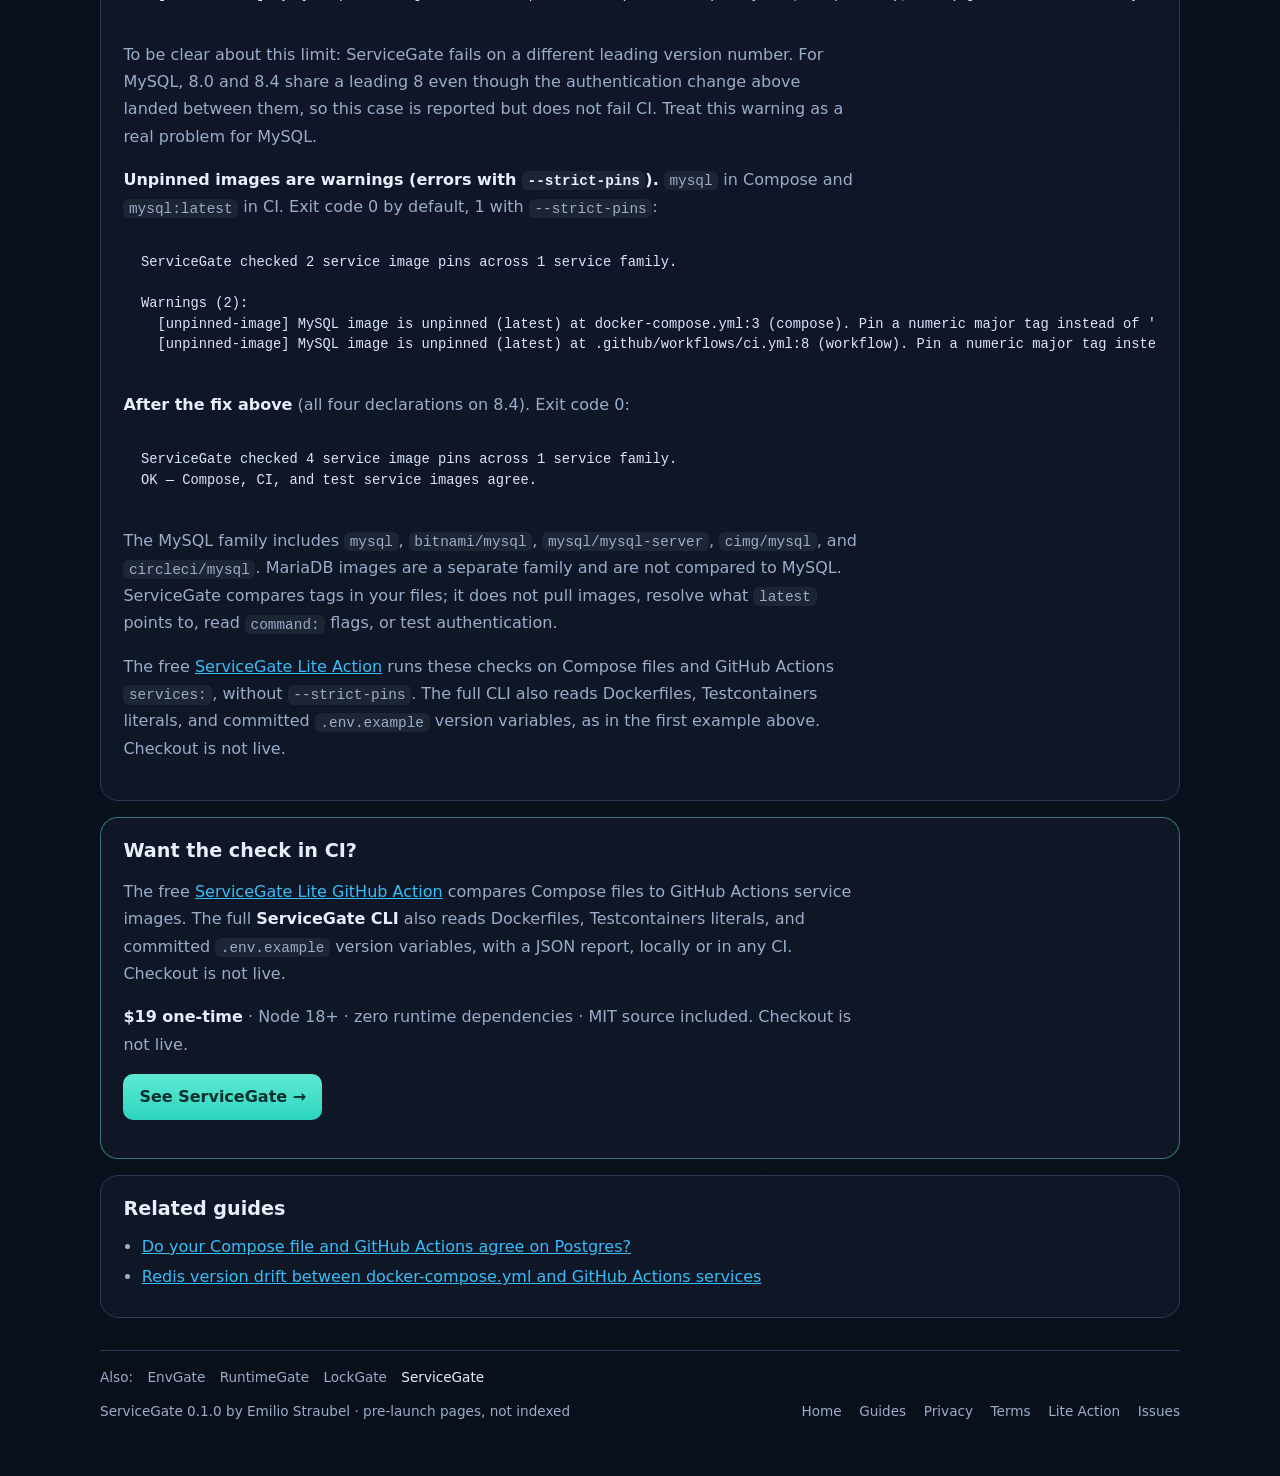
<file: guides/mysql-version-compose-vs-github-actions.html>
<!DOCTYPE html>
<html lang="en">
<head>
  <meta charset="utf-8" />
  <meta name="viewport" content="width=device-width, initial-scale=1" />
  <title>MySQL version drift between docker-compose.yml and GitHub Actions services — ServiceGate Guides</title>
  <meta name="description" content="mysql:8.0 in Compose and mysql:8.4 or mysql:latest in CI are different servers. What those tags resolve to today, the 8.4 auth and option changes that break containers, and how to keep one pin." />
  <meta name="author" content="Emilio Straubel" />
  <meta name="robots" content="noindex" />
  <meta property="og:title" content="MySQL version drift between docker-compose.yml and GitHub Actions services — ServiceGate Guides" />
  <meta property="og:description" content="mysql:8.0 in Compose and mysql:8.4 or mysql:latest in CI are different servers. What those tags resolve to today, the 8.4 auth and option changes that break containers, and how to keep one pin." />
  <meta property="og:type" content="article" />
  <meta property="og:site_name" content="ServiceGate" />
  <meta property="og:url" content="https://ess2292.github.io/servicegate/guides/mysql-version-compose-vs-github-actions.html" />
  <link rel="canonical" href="https://ess2292.github.io/servicegate/guides/mysql-version-compose-vs-github-actions.html" />
  <meta property="og:image" content="https://ess2292.github.io/servicegate/og-image.png" />
  <meta property="og:image:type" content="image/png" />
  <meta property="og:image:width" content="1200" />
  <meta property="og:image:height" content="630" />
  <meta property="og:image:alt" content="ServiceGate — fail CI when Compose and Actions disagree on Postgres" />
  <meta property="article:published_time" content="2026-11-20" />
  <meta name="twitter:card" content="summary_large_image" />
  <meta name="twitter:title" content="MySQL version drift between docker-compose.yml and GitHub Actions services — ServiceGate Guides" />
  <meta name="twitter:description" content="mysql:8.0 in Compose and mysql:8.4 or mysql:latest in CI are different servers. What those tags resolve to today, the 8.4 auth and option changes that break containers, and how to keep one pin." />
  <meta name="twitter:image" content="https://ess2292.github.io/servicegate/og-image.png" />
  <meta name="twitter:image:alt" content="ServiceGate — fail CI when Compose and Actions disagree on Postgres" />
  <script type="application/ld+json">{"@context": "https://schema.org", "@type": "TechArticle", "headline": "MySQL version drift between docker-compose.yml and GitHub Actions services", "description": "mysql:8.0 in Compose and mysql:8.4 or mysql:latest in CI are different servers. What those tags resolve to today, the 8.4 auth and option changes that break containers, and how to keep one pin.", "author": {"@type": "Person", "name": "Emilio Straubel"}, "datePublished": "2026-11-20", "dateModified": "2026-11-20", "mainEntityOfPage": "https://ess2292.github.io/servicegate/guides/mysql-version-compose-vs-github-actions.html", "publisher": {"@type": "Person", "name": "Emilio Straubel"}, "image": "https://ess2292.github.io/servicegate/og-image.png"}</script>
  <meta name="theme-color" content="#0b1220" />
  <link rel="icon" href="../favicon.svg" type="image/svg+xml" />
  <link rel="icon" href="../favicon-32.png" type="image/png" sizes="32x32" />
  <link rel="apple-touch-icon" href="../apple-touch-icon.png" />
  <link rel="stylesheet" href="../styles.css" />
</head>
<body>
  <a class="skip" href="#main">Skip to content</a>
  <div class="wrap">
    <nav class="site-nav" aria-label="Primary">
      <a class="brand" href="../index.html">
        <span class="brand-mark" aria-hidden="true">sg</span>
        ServiceGate
      </a>
      <ul class="nav-links">
        <li><a href="../index.html#checks">What it checks</a></li>
        <li><a href="../index.html#ci">CI</a></li>
        <li><a href="../index.html#limits">Limits</a></li>
        <li><a href="../index.html#pricing">Pricing</a></li>
        <li><a href="index.html" aria-current="page">Guides</a></li>
        <li><a href="../index.html#faq">FAQ</a></li>
        <li><a href="https://github.com/ESS2292/servicegate-action">Lite Action</a></li>
      </ul>
    </nav>
    <main id="main" class="article">
      <p class="crumbs"><a href="../index.html">ServiceGate</a> / <a href="index.html">Guides</a></p>
      <section>
        <div class="eyebrow">Guide &middot; November 20, 2026</div>
        <h1>MySQL version drift between docker-compose.yml and GitHub Actions services</h1>
        <p class="lead">A Compose file that says <code>mysql:8.0</code> and a workflow service that says <code>mysql:8.4</code>, <code>mysql:9.7</code>, or <code>mysql:latest</code> are not running the same server. Since MySQL 8.4, that gap includes a server option that no longer exists and an authentication plugin that is off by default.</p>
        <h2>What the tags point to today</h2>
        <p>Floating Docker tags move. According to the official <a href="https://hub.docker.com/_/mysql">mysql image on Docker Hub</a> (tag digests compared through the Docker Hub API on 20 November 2026):</p>
        <table class="compare">
          <thead>
            <tr><th>Tag</th><th>Resolves to</th></tr>
          </thead>
          <tbody>
            <tr><td><code>mysql</code>, <code>mysql:latest</code>, <code>mysql:innovation</code>, <code>mysql:26</code></td><td>26.10.0</td></tr>
            <tr><td><code>mysql:lts</code>, <code>mysql:9</code>, <code>mysql:9.7</code></td><td>9.7.4</td></tr>
            <tr><td><code>mysql:8</code>, <code>mysql:8.4</code></td><td>8.4.13</td></tr>
            <tr><td><code>mysql:8.0</code></td><td>8.0.46 (last updated 5 May 2026)</td></tr>
          </tbody>
        </table>
        <p>Two things in that table surprise people. First, <code>mysql:8</code> is 8.4, not 8.0, so &ldquo;we&rsquo;re on 8&rdquo; can mean either series depending on which file you read. Second, <code>latest</code> follows the Innovation track, not the long-term-support track: it is a different server from <code>mysql:lts</code>. The <a href="https://dev.mysql.com/doc/relnotes/mysql/8.0/en/">MySQL 8.0 release notes</a> say 8.0 reached end of life in April 2026 with 8.0.46, and Oracle&rsquo;s <a href="https://www.mysql.com/support/eol-notice.html">EOL notice</a> points 8.0 users to 8.4 LTS or 9.7 LTS. A Compose file still on <code>mysql:8.0</code> next to a CI service someone already moved forward is a common shape for this drift.</p>
        <h2>Differences that actually break things</h2>
        <ul>
          <li><strong>A removed server option stops the container.</strong> Many 8.0-era Compose files pass <code>--default-authentication-plugin=mysql_native_password</code>. That option was removed in 8.4. In <a href="https://github.com/docker-library/mysql/issues/1048">docker-library/mysql issue #1048</a>, a maintainer shows <code>mysql:8.4.0</code> exiting with <code>[ERROR] [MY-000067] [Server] unknown variable 'default-authentication-plugin=mysql_native_password'.</code> followed by <code>[ERROR] [MY-010119] [Server] Aborting</code>. The same <code>command:</code> line works on <code>mysql:8.0</code>.</li>
          <li><strong><code>mysql_native_password</code> is off by default in 8.4 and gone in 9.0.</strong> The MySQL 8.4 manual page on <a href="https://dev.mysql.com/doc/refman/8.4/en/native-pluggable-authentication.html">Native Pluggable Authentication</a> says the plugin is &ldquo;deprecated as of MySQL 8.0.34, disabled by default in MySQL 8.4, and removed as of MySQL 9.0.0.&rdquo; On 8.4, creating or altering a user with it fails with <code>ERROR 1524 (HY000): Plugin 'mysql_native_password' is not loaded</code>, and existing accounts that use it cannot log in. It can be re-enabled on 8.4 with <code>--mysql-native-password=ON</code>; on 9.x and later there is no plugin to enable. A CI init script that creates a native-password user passes on <code>mysql:8.0</code> and fails on <code>mysql:8.4</code> or <code>mysql:latest</code>.</li>
          <li><strong>A Compose volume does not go backwards.</strong> The MySQL 8.4 <a href="https://dev.mysql.com/doc/refman/8.4/en/downgrading.html">downgrade chapter</a> lists in-place downgrade only within an LTS series. Going from 8.4 to 8.0 is supported only by logical dump and load or replication, and only for rollback. If a named volume was opened once by an 8.4 or newer container, switching that Compose service back to <code>mysql:8.0</code> is a data reset or a dump and restore, not a tag edit. CI service containers are usually throwaway, so this mostly bites the Compose side.</li>
        </ul>
        <p>Those are the breaks with exact, documented error text. The <a href="https://dev.mysql.com/doc/refman/8.4/en/mysql-nutshell.html">What Is New in MySQL 8.4 since MySQL 8.0</a> page lists more changes (InnoDB defaults, removed options, removed keywords). Read it, and the release notes for every series you cross, before moving either file.</p>
        <h2>Pin, and keep one source of truth</h2>
        <ol>
          <li><strong>Pick a series on purpose.</strong> <code>mysql:8.4</code> or <code>mysql:9.7</code> stays on an LTS series and still takes patch releases. <code>mysql:latest</code> follows Innovation releases, which MySQL supports only until the next one.</li>
          <li><strong>Use the same tag everywhere it is declared.</strong> Compose, the workflow <code>services:</code> block, any database Dockerfile, and the <code>MYSQL_VERSION</code> in <code>.env.example</code> should say the same thing.</li>
          <li><strong>Drop removed options when you move to 8.4.</strong> Delete <code>--default-authentication-plugin</code>; if you still need native passwords for a while, use <code>--mysql-native-password=ON</code> on 8.4 and plan the move to <code>caching_sha2_password</code> before 9.x.</li>
          <li><strong>Upgrade every file in one pull request.</strong></li>
        </ol>
        <pre><code># .env.example
MYSQL_VERSION=8.4

# docker-compose.yml
services:
  db:
    image: mysql:${MYSQL_VERSION:-8.4}

# docker/db/Dockerfile
FROM mysql:8.4

# .github/workflows/ci.yml
jobs:
  test:
    runs-on: ubuntu-latest
    services:
      mysql:
        image: mysql:8.4
        env:
          MYSQL_ROOT_PASSWORD: root
          MYSQL_DATABASE: app
        ports:
          - 3306:3306
        options: &gt;-
          --health-cmd "mysqladmin ping -h 127.0.0.1"
          --health-interval 10s
          --health-timeout 5s
          --health-retries 5</code></pre>
        <p>Four files with one string is still four declarations. The point of a check is to fail the pull request that changes only one of them.</p>
        <h2>How ServiceGate catches this</h2>
        <p>The output below is copied from the ServiceGate 0.1.0 CLI (<code>servicegate check</code>), run against small test repositories on 20 November 2026.</p>
        <p><strong>Major drift fails the job.</strong> <code>.env.example</code> sets <code>MYSQL_VERSION=8.4</code>, Compose uses <code>mysql:${MYSQL_VERSION}</code>, the workflow service is <code>mysql:9.7</code>, and a database Dockerfile still says <code>FROM mysql:8.0</code>. Exit code 1:</p>
        <pre><code>ServiceGate checked 4 service image pins across 1 service family.

Errors (1):
  [version-drift] MySQL major versions disagree: 8.4 (docker-compose.yml:3, compose db); 9.7 (.github/workflows/ci.yml:8, workflow mysql); 8.0 (docker/db/Dockerfile:1, dockerfile); 8.4 (.env.example:1, MYSQL_VERSION).</code></pre>
        <p><strong>8.0 vs 8.4 is a warning, not a failure.</strong> Compose <code>mysql:8.0</code> and workflow service <code>mysql:8.4</code>. Exit code 0:</p>
        <pre><code>ServiceGate checked 2 service image pins across 1 service family.

Warnings (1):
  [minor-drift] MySQL 8 pins disagree on minor/patch: 8.0 (docker-compose.yml:3, compose db); 8.4 (.github/workflows/ci.yml:8, workflow mysql).</code></pre>
        <p>To be clear about this limit: ServiceGate fails on a different leading version number. For MySQL, 8.0 and 8.4 share a leading 8 even though the authentication change above landed between them, so this case is reported but does not fail CI. Treat this warning as a real problem for MySQL.</p>
        <p><strong>Unpinned images are warnings (errors with <code>--strict-pins</code>).</strong> <code>mysql</code> in Compose and <code>mysql:latest</code> in CI. Exit code 0 by default, 1 with <code>--strict-pins</code>:</p>
        <pre><code>ServiceGate checked 2 service image pins across 1 service family.

Warnings (2):
  [unpinned-image] MySQL image is unpinned (latest) at docker-compose.yml:3 (compose). Pin a numeric major tag instead of 'latest'.
  [unpinned-image] MySQL image is unpinned (latest) at .github/workflows/ci.yml:8 (workflow). Pin a numeric major tag instead of 'latest'.</code></pre>
        <p><strong>After the fix above</strong> (all four declarations on 8.4). Exit code 0:</p>
        <pre><code>ServiceGate checked 4 service image pins across 1 service family.
OK — Compose, CI, and test service images agree.</code></pre>
        <p>The MySQL family includes <code>mysql</code>, <code>bitnami/mysql</code>, <code>mysql/mysql-server</code>, <code>cimg/mysql</code>, and <code>circleci/mysql</code>. MariaDB images are a separate family and are not compared to MySQL. ServiceGate compares tags in your files; it does not pull images, resolve what <code>latest</code> points to, read <code>command:</code> flags, or test authentication.</p>
        <p>The free <a href="https://github.com/ESS2292/servicegate-action">ServiceGate Lite Action</a> runs these checks on Compose files and GitHub Actions <code>services:</code>, without <code>--strict-pins</code>. The full CLI also reads Dockerfiles, Testcontainers literals, and committed <code>.env.example</code> version variables, as in the first example above. Checkout is not live.</p>
      </section>
      <section class="cta-box" aria-label="ServiceGate">
        <h2>Want the check in CI?</h2>
        <p>The free <a href="https://github.com/ESS2292/servicegate-action">ServiceGate Lite GitHub Action</a> compares Compose files to GitHub Actions service images. The full <strong>ServiceGate CLI</strong> also reads Dockerfiles, Testcontainers literals, and committed <code>.env.example</code> version variables, with a JSON report, locally or in any CI. Checkout is not live.</p>
        <p><strong>$19 one-time</strong> &middot; Node 18+ &middot; zero runtime dependencies &middot; MIT source included. Checkout is not live.</p>
        <p><a class="cta-link" href="../index.html#pricing">See ServiceGate &rarr;</a></p>
      </section>
      <section>
        <h2>Related guides</h2>
        <ul>
          <li><a href="compose-vs-github-actions-postgres.html">Do your Compose file and GitHub Actions agree on Postgres?</a></li>
          <li><a href="redis-version-compose-vs-github-actions.html">Redis version drift between docker-compose.yml and GitHub Actions services</a></li>
        </ul>
      </section>
    </main>
    <footer>
      <nav class="family-nav" aria-label="Other tools in this family">
        <span class="family-label">Also:</span>
          <a href="https://ess2292.github.io/envgate/">EnvGate</a>
          <a href="https://ess2292.github.io/runtimegate/">RuntimeGate</a>
          <a href="https://ess2292.github.io/lockgate/">LockGate</a>
          <a href="https://ess2292.github.io/servicegate/" aria-current="page">ServiceGate</a>
      </nav>
<div class="footer-row">
        <div>ServiceGate 0.1.0 by Emilio Straubel · pre-launch pages, not indexed</div>
        <div class="footer-links">
          <a href="../index.html">Home</a>
          <a href="index.html" aria-current="page">Guides</a>
          <a href="../privacy.html">Privacy</a>
          <a href="../terms.html">Terms</a>
          <a href="https://github.com/ESS2292/servicegate-action">Lite Action</a>
          <a href="https://github.com/ESS2292/servicegate-action/issues">Issues</a>
        </div>
      </div>
    </footer>
  </div>
</body>
</html>
</file>
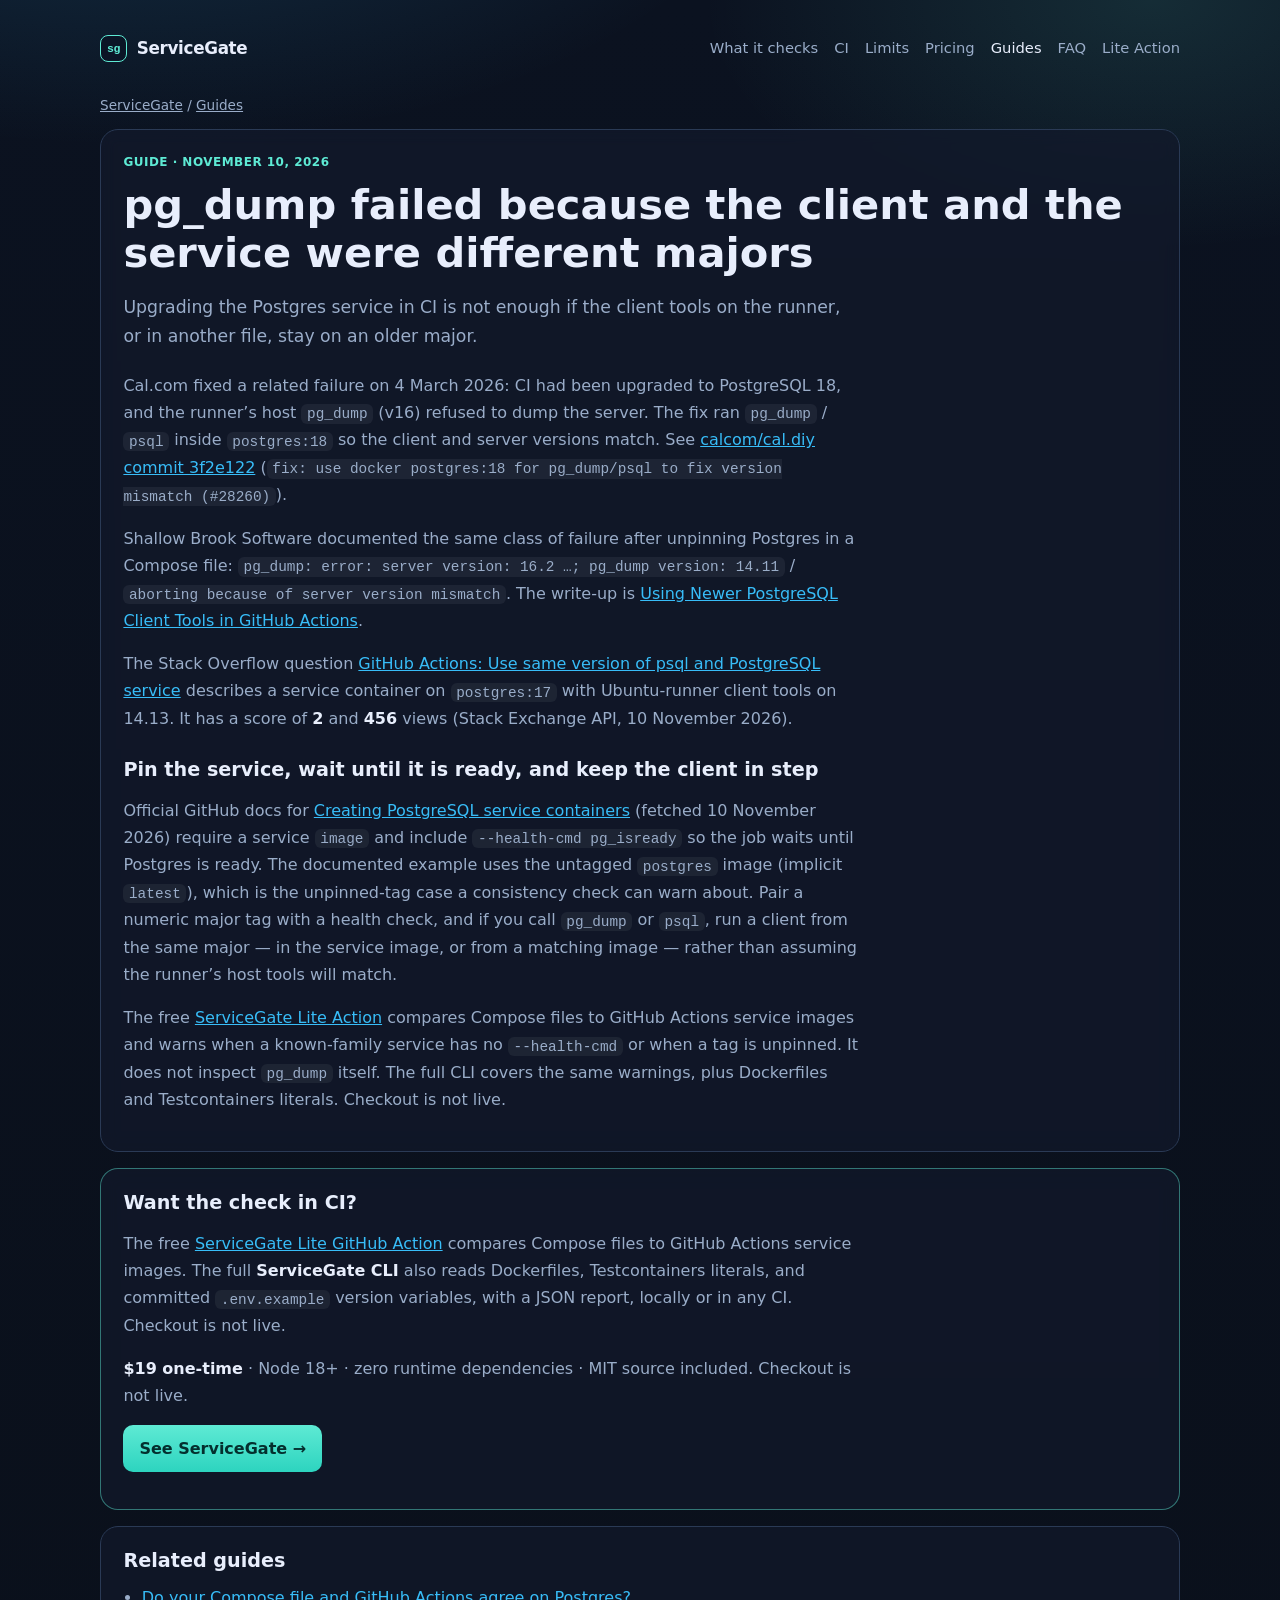
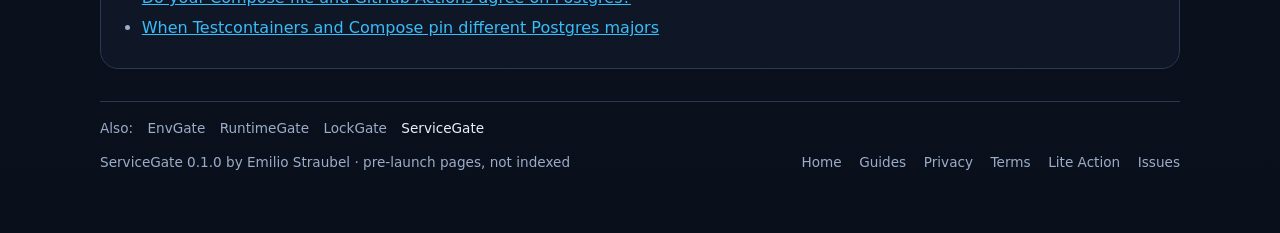
<file: guides/pg-dump-client-server-version-mismatch.html>
<!DOCTYPE html>
<html lang="en">
<head>
  <meta charset="utf-8" />
  <meta name="viewport" content="width=device-width, initial-scale=1" />
  <title>pg_dump failed because the client and the service were different majors — ServiceGate Guides</title>
  <meta name="description" content="When CI upgrades the Postgres service, a host client or an older pg_dump can refuse to talk to it. Official docs also show why a health check belongs on the service." />
  <meta name="author" content="Emilio Straubel" />
  <meta name="robots" content="noindex" />
  <meta property="og:title" content="pg_dump failed because the client and the service were different majors — ServiceGate Guides" />
  <meta property="og:description" content="When CI upgrades the Postgres service, a host client or an older pg_dump can refuse to talk to it. Official docs also show why a health check belongs on the service." />
  <meta property="og:type" content="article" />
  <meta property="og:site_name" content="ServiceGate" />
  <meta property="og:url" content="https://ess2292.github.io/servicegate/guides/pg-dump-client-server-version-mismatch.html" />
  <link rel="canonical" href="https://ess2292.github.io/servicegate/guides/pg-dump-client-server-version-mismatch.html" />
  <meta property="og:image" content="https://ess2292.github.io/servicegate/og-image.png" />
  <meta property="og:image:type" content="image/png" />
  <meta property="og:image:width" content="1200" />
  <meta property="og:image:height" content="630" />
  <meta property="og:image:alt" content="ServiceGate — fail CI when Compose and Actions disagree on Postgres" />
  <meta property="article:published_time" content="2026-11-10" />
  <meta name="twitter:card" content="summary_large_image" />
  <meta name="twitter:title" content="pg_dump failed because the client and the service were different majors — ServiceGate Guides" />
  <meta name="twitter:description" content="When CI upgrades the Postgres service, a host client or an older pg_dump can refuse to talk to it. Official docs also show why a health check belongs on the service." />
  <meta name="twitter:image" content="https://ess2292.github.io/servicegate/og-image.png" />
  <meta name="twitter:image:alt" content="ServiceGate — fail CI when Compose and Actions disagree on Postgres" />
  <script type="application/ld+json">{"@context": "https://schema.org", "@type": "TechArticle", "headline": "pg_dump failed because the client and the service were different majors", "description": "When CI upgrades the Postgres service, a host client or an older pg_dump can refuse to talk to it. Official docs also show why a health check belongs on the service.", "author": {"@type": "Person", "name": "Emilio Straubel"}, "datePublished": "2026-11-10", "dateModified": "2026-11-10", "mainEntityOfPage": "https://ess2292.github.io/servicegate/guides/pg-dump-client-server-version-mismatch.html", "publisher": {"@type": "Person", "name": "Emilio Straubel"}, "image": "https://ess2292.github.io/servicegate/og-image.png"}</script>
  <meta name="theme-color" content="#0b1220" />
  <link rel="icon" href="../favicon.svg" type="image/svg+xml" />
  <link rel="icon" href="../favicon-32.png" type="image/png" sizes="32x32" />
  <link rel="apple-touch-icon" href="../apple-touch-icon.png" />
  <link rel="stylesheet" href="../styles.css" />
</head>
<body>
  <a class="skip" href="#main">Skip to content</a>
  <div class="wrap">
    <nav class="site-nav" aria-label="Primary">
      <a class="brand" href="../index.html">
        <span class="brand-mark" aria-hidden="true">sg</span>
        ServiceGate
      </a>
      <ul class="nav-links">
        <li><a href="../index.html#checks">What it checks</a></li>
        <li><a href="../index.html#ci">CI</a></li>
        <li><a href="../index.html#limits">Limits</a></li>
        <li><a href="../index.html#pricing">Pricing</a></li>
        <li><a href="index.html" aria-current="page">Guides</a></li>
        <li><a href="../index.html#faq">FAQ</a></li>
        <li><a href="https://github.com/ESS2292/servicegate-action">Lite Action</a></li>
      </ul>
    </nav>
    <main id="main" class="article">
      <p class="crumbs"><a href="../index.html">ServiceGate</a> / <a href="index.html">Guides</a></p>
      <section>
        <div class="eyebrow">Guide &middot; November 10, 2026</div>
        <h1>pg_dump failed because the client and the service were different majors</h1>
        <p class="lead">Upgrading the Postgres service in CI is not enough if the client tools on the runner, or in another file, stay on an older major.</p>
        <p>Cal.com fixed a related failure on 4 March 2026: CI had been upgraded to PostgreSQL 18, and the runner’s host <code>pg_dump</code> (v16) refused to dump the server. The fix ran <code>pg_dump</code> / <code>psql</code> inside <code>postgres:18</code> so the client and server versions match. See <a href="https://github.com/calcom/cal.diy/commit/3f2e122295c2560ac9f89c3f9e9a824f6bbd733e">calcom/cal.diy commit 3f2e122</a> (<code>fix: use docker postgres:18 for pg_dump/psql to fix version mismatch (#28260)</code>).</p>
        <p>Shallow Brook Software documented the same class of failure after unpinning Postgres in a Compose file: <code>pg_dump: error: server version: 16.2 …; pg_dump version: 14.11</code> / <code>aborting because of server version mismatch</code>. The write-up is <a href="https://shallowbrooksoftware.com/posts/using-newer-postgres-client-tools-in-github-actions/">Using Newer PostgreSQL Client Tools in GitHub Actions</a>.</p>
        <p>The Stack Overflow question <a href="https://stackoverflow.com/questions/79105375/github-actions-use-same-version-of-psql-and-postgresql-service">GitHub Actions: Use same version of psql and PostgreSQL service</a> describes a service container on <code>postgres:17</code> with Ubuntu-runner client tools on 14.13. It has a score of <strong>2</strong> and <strong>456</strong> views (Stack Exchange API, 10 November 2026).</p>
        <h2>Pin the service, wait until it is ready, and keep the client in step</h2>
        <p>Official GitHub docs for <a href="https://docs.github.com/en/actions/tutorials/use-containerized-services/create-postgresql-service-containers">Creating PostgreSQL service containers</a> (fetched 10 November 2026) require a service <code>image</code> and include <code>--health-cmd pg_isready</code> so the job waits until Postgres is ready. The documented example uses the untagged <code>postgres</code> image (implicit <code>latest</code>), which is the unpinned-tag case a consistency check can warn about. Pair a numeric major tag with a health check, and if you call <code>pg_dump</code> or <code>psql</code>, run a client from the same major — in the service image, or from a matching image — rather than assuming the runner’s host tools will match.</p>
        <p>The free <a href="https://github.com/ESS2292/servicegate-action">ServiceGate Lite Action</a> compares Compose files to GitHub Actions service images and warns when a known-family service has no <code>--health-cmd</code> or when a tag is unpinned. It does not inspect <code>pg_dump</code> itself. The full CLI covers the same warnings, plus Dockerfiles and Testcontainers literals. Checkout is not live.</p>
      </section>
      <section class="cta-box" aria-label="ServiceGate">
        <h2>Want the check in CI?</h2>
        <p>The free <a href="https://github.com/ESS2292/servicegate-action">ServiceGate Lite GitHub Action</a> compares Compose files to GitHub Actions service images. The full <strong>ServiceGate CLI</strong> also reads Dockerfiles, Testcontainers literals, and committed <code>.env.example</code> version variables, with a JSON report, locally or in any CI. Checkout is not live.</p>
        <p><strong>$19 one-time</strong> &middot; Node 18+ &middot; zero runtime dependencies &middot; MIT source included. Checkout is not live.</p>
        <p><a class="cta-link" href="../index.html#pricing">See ServiceGate &rarr;</a></p>
      </section>
      <section>
        <h2>Related guides</h2>
        <ul>
          <li><a href="compose-vs-github-actions-postgres.html">Do your Compose file and GitHub Actions agree on Postgres?</a></li>
          <li><a href="testcontainers-vs-compose-postgres.html">When Testcontainers and Compose pin different Postgres majors</a></li>
        </ul>
      </section>
    </main>
    <footer>
      <nav class="family-nav" aria-label="Other tools in this family">
        <span class="family-label">Also:</span>
          <a href="https://ess2292.github.io/envgate/">EnvGate</a>
          <a href="https://ess2292.github.io/runtimegate/">RuntimeGate</a>
          <a href="https://ess2292.github.io/lockgate/">LockGate</a>
          <a href="https://ess2292.github.io/servicegate/" aria-current="page">ServiceGate</a>
      </nav>
<div class="footer-row">
        <div>ServiceGate 0.1.0 by Emilio Straubel · pre-launch pages, not indexed</div>
        <div class="footer-links">
          <a href="../index.html">Home</a>
          <a href="index.html" aria-current="page">Guides</a>
          <a href="../privacy.html">Privacy</a>
          <a href="../terms.html">Terms</a>
          <a href="https://github.com/ESS2292/servicegate-action">Lite Action</a>
          <a href="https://github.com/ESS2292/servicegate-action/issues">Issues</a>
        </div>
      </div>
    </footer>
  </div>
</body>
</html>
</file>
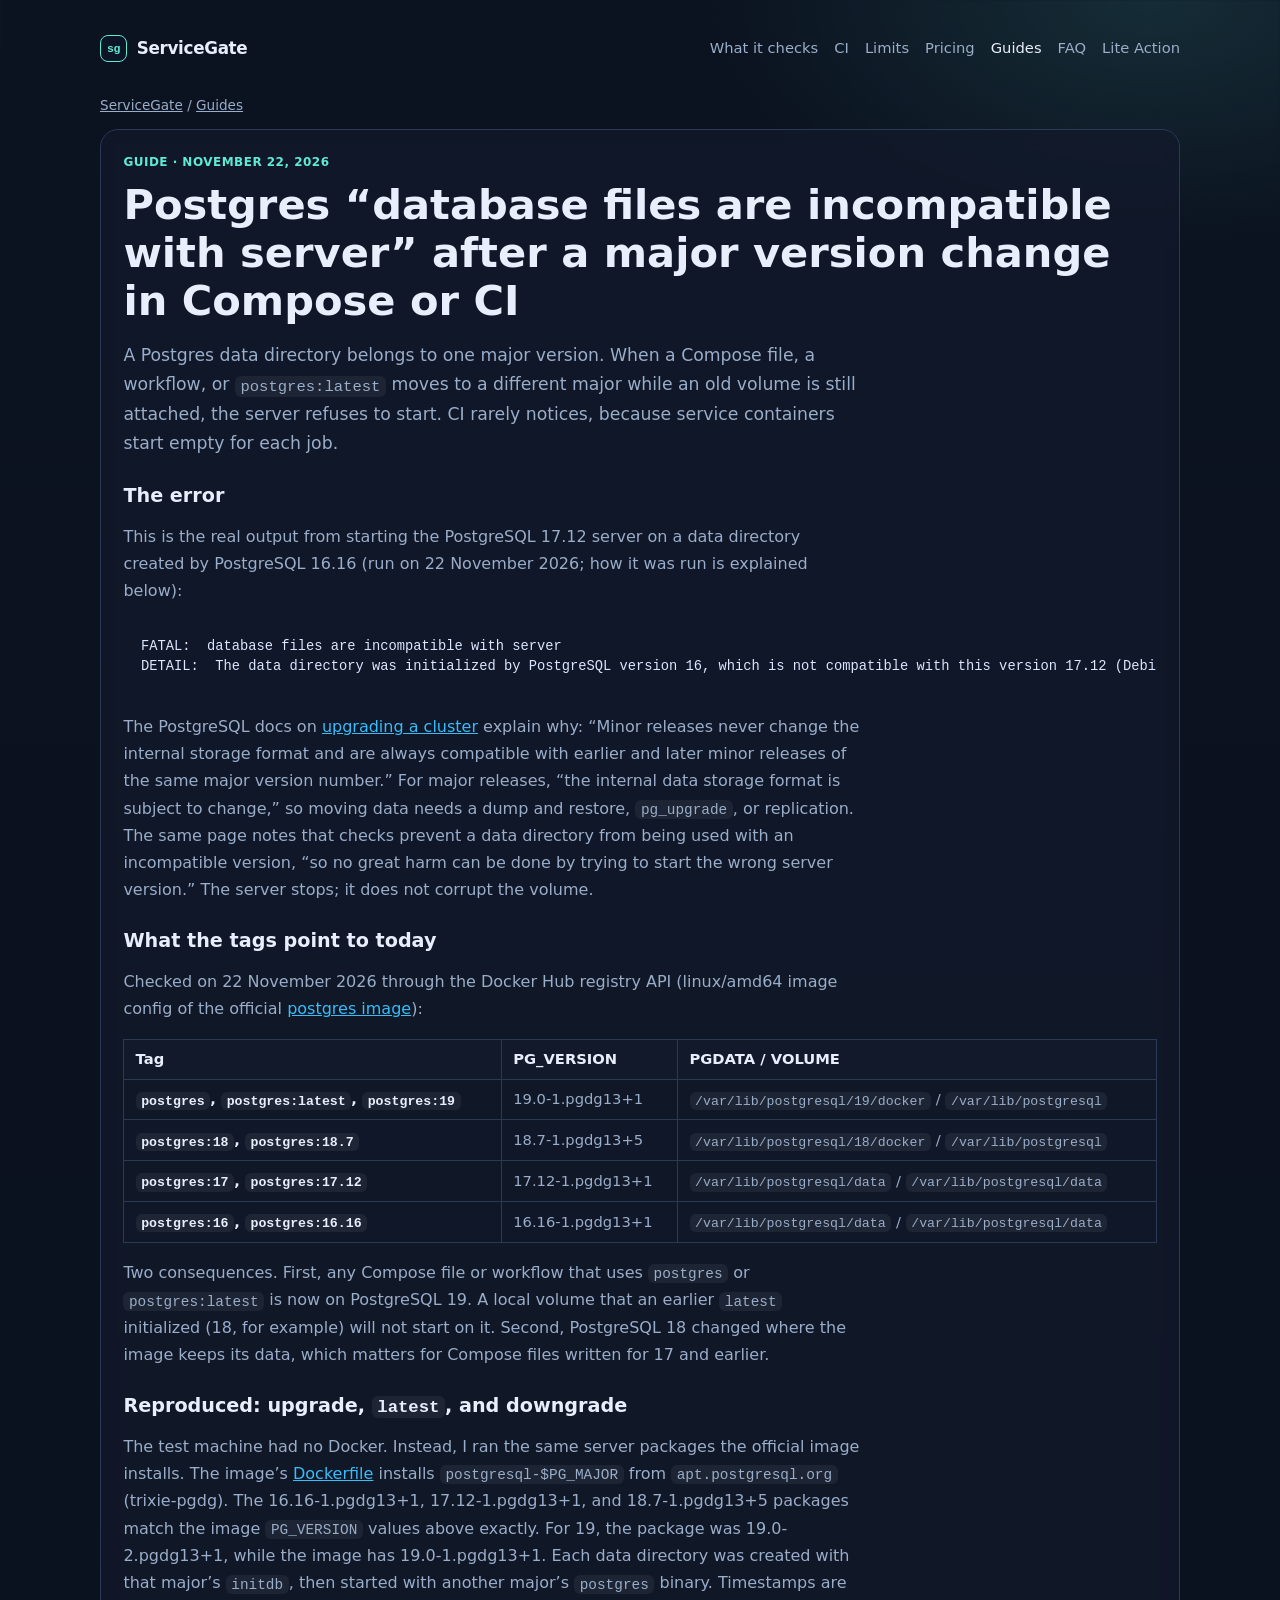
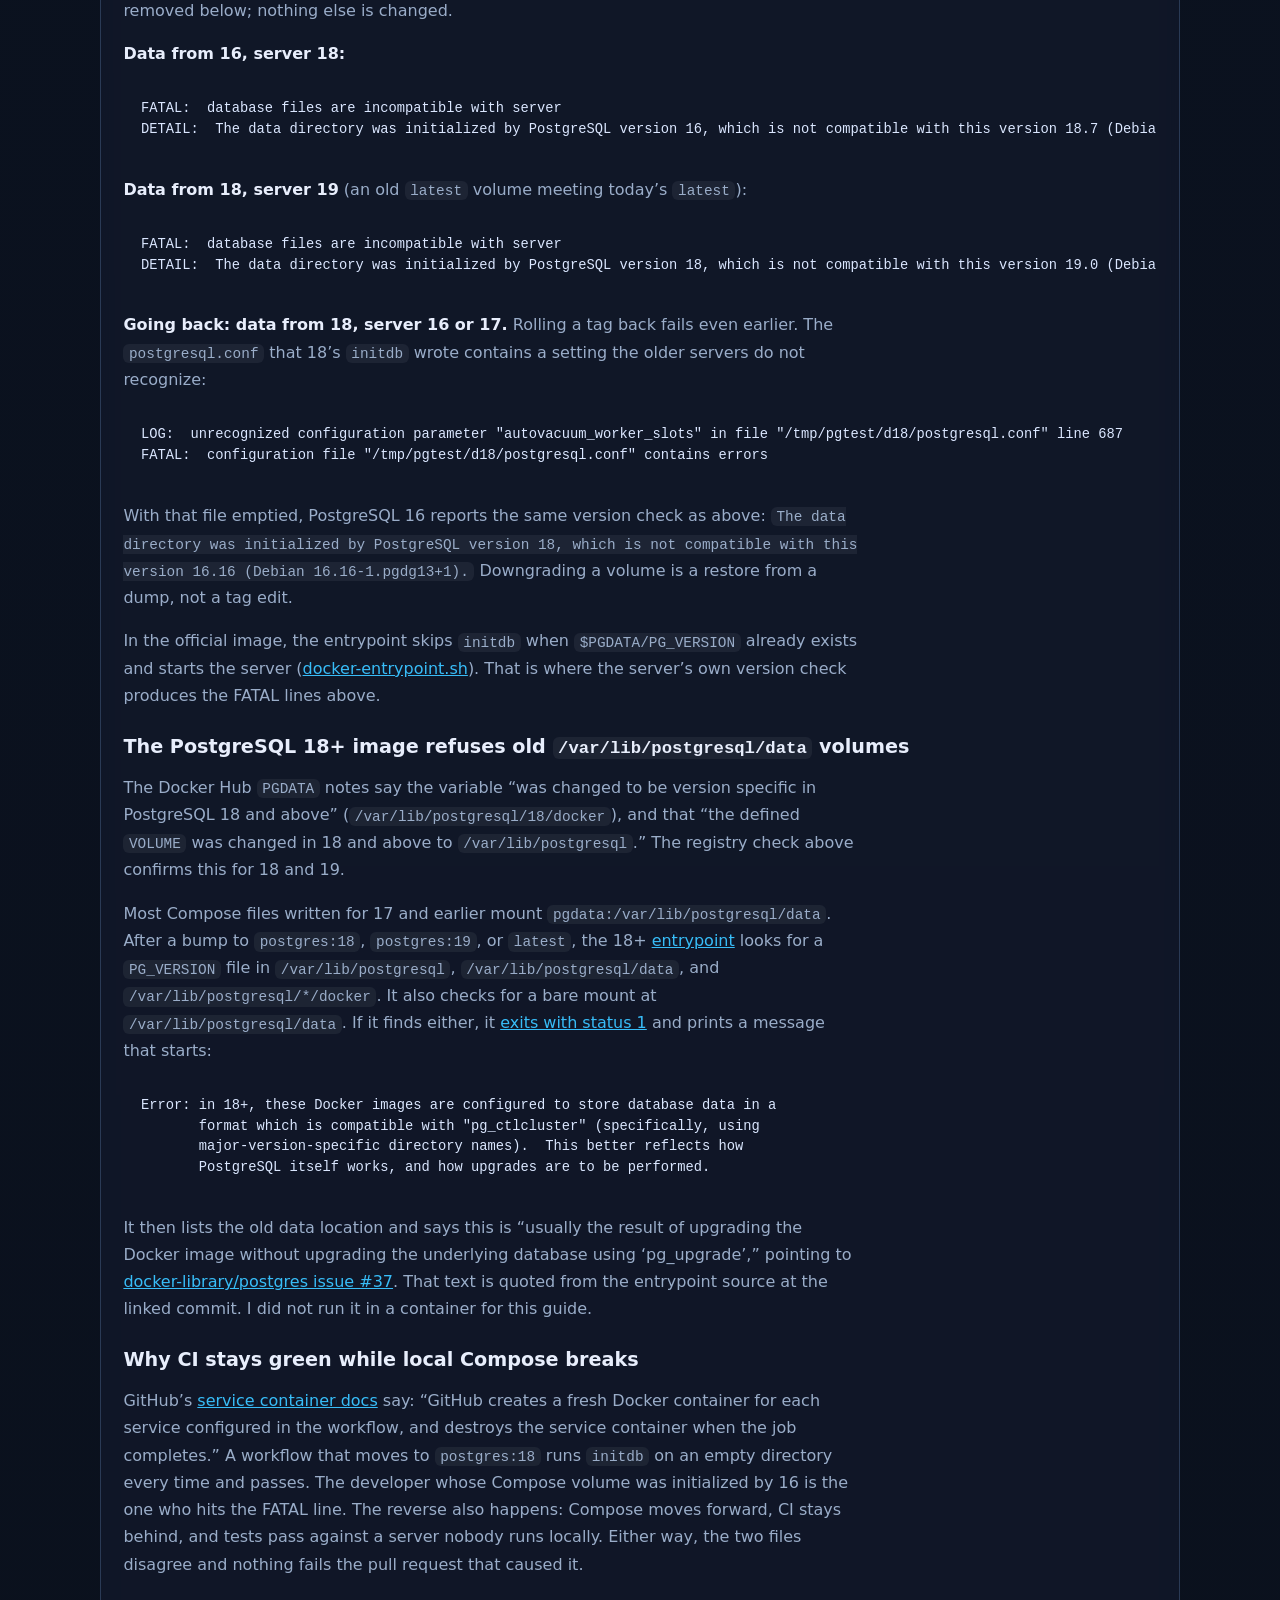
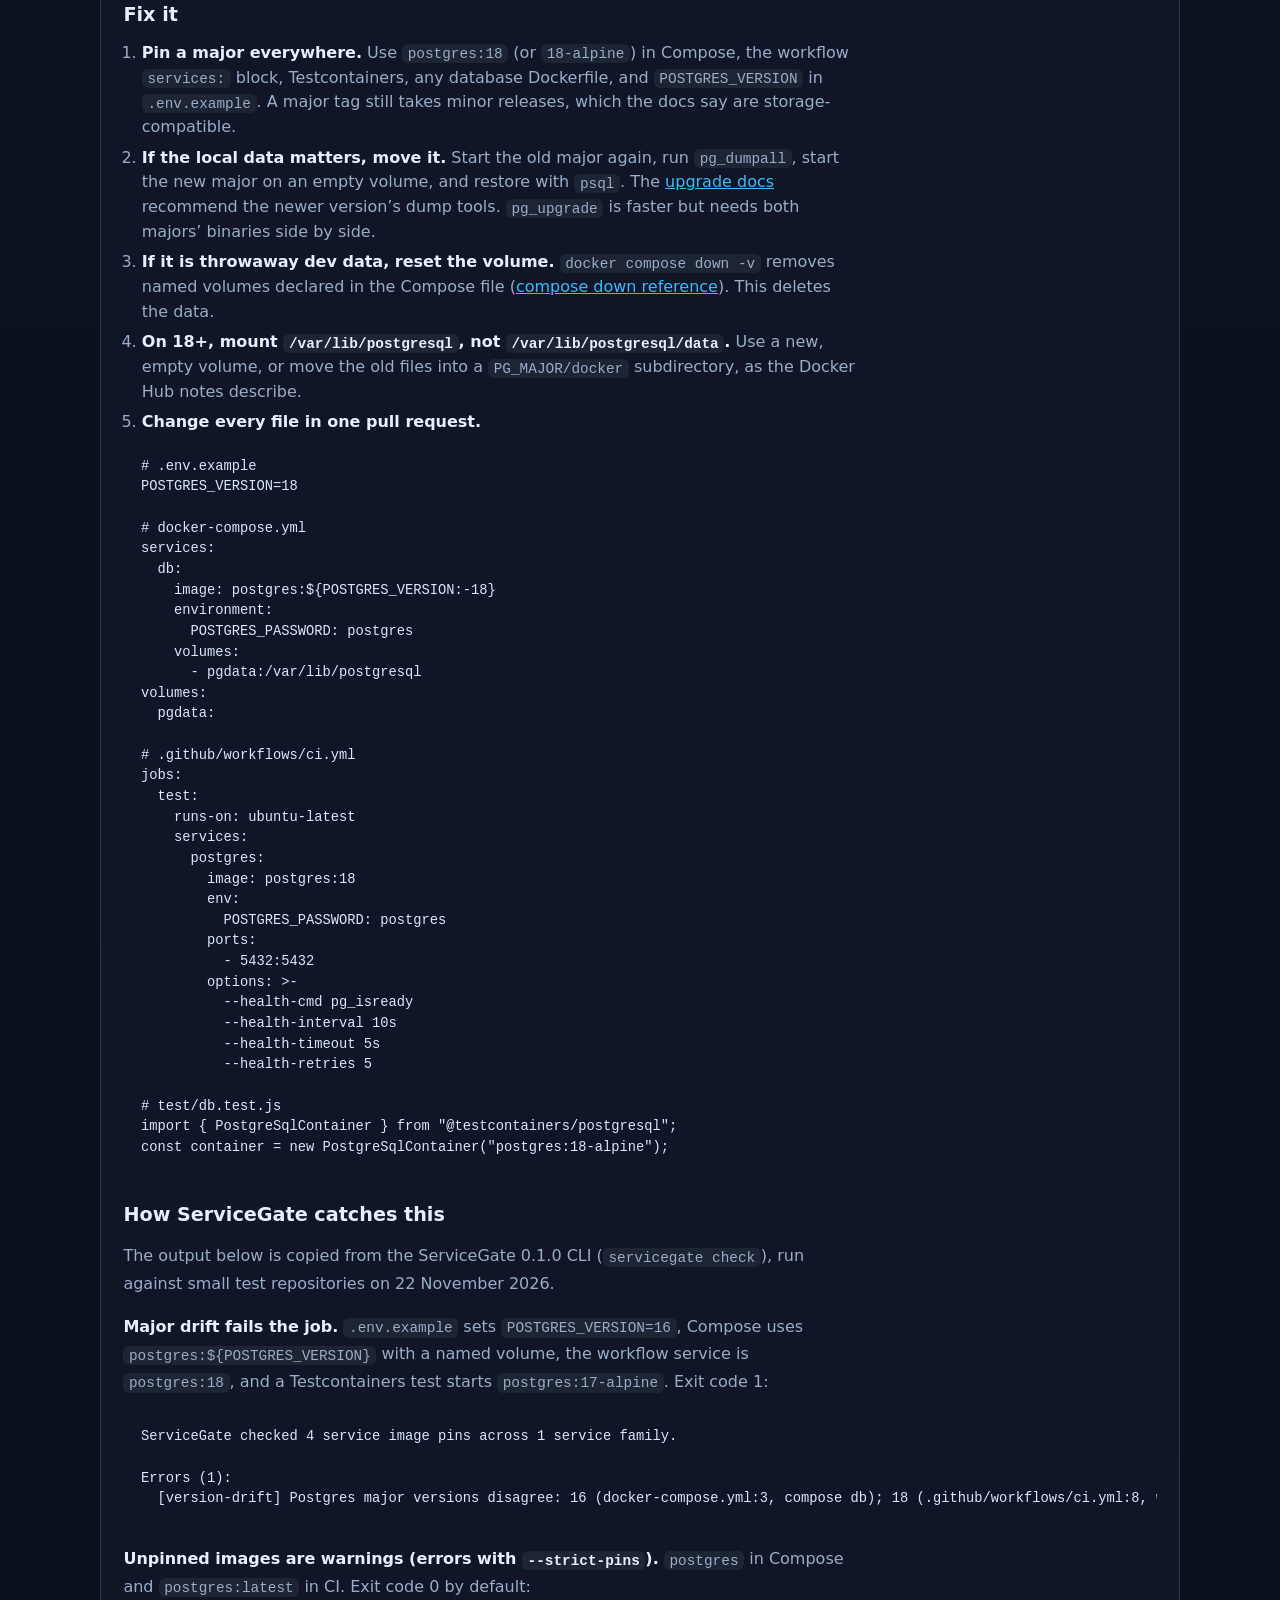
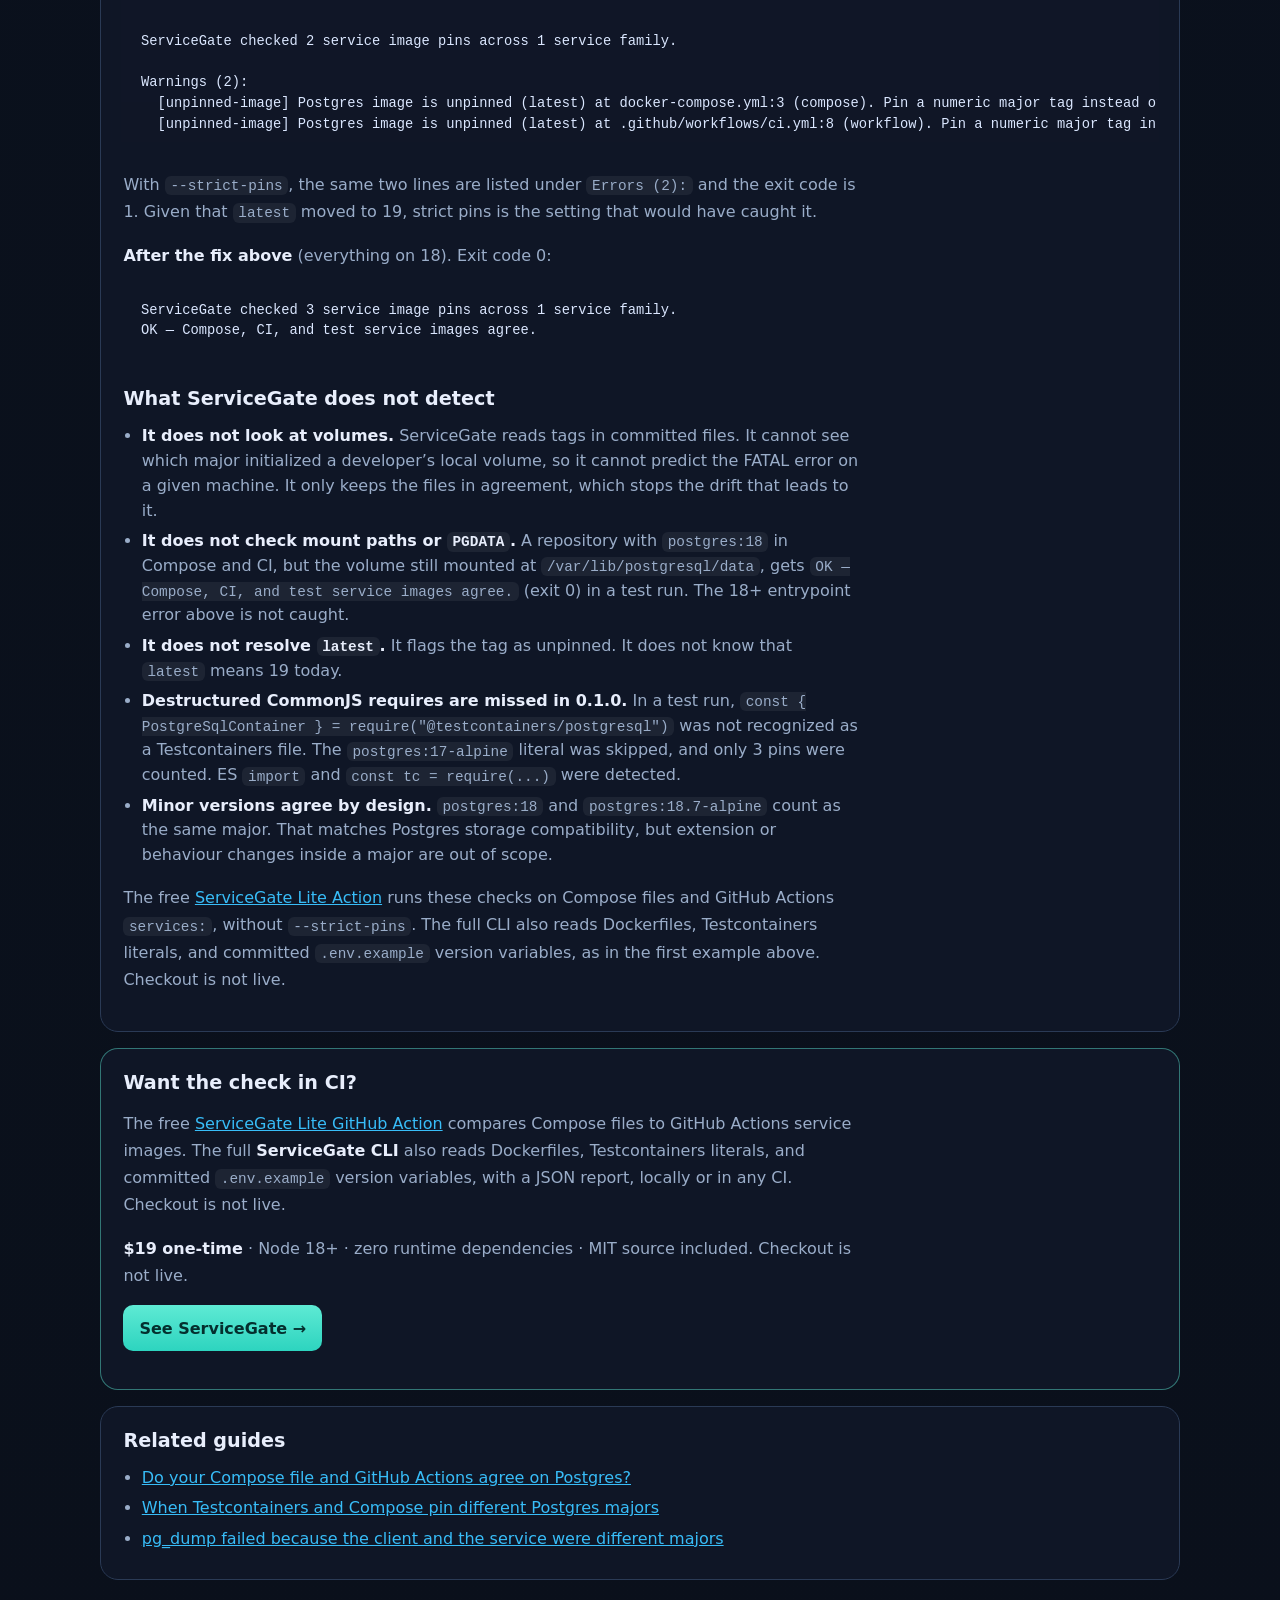
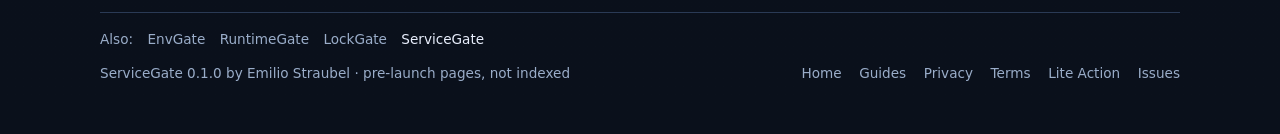
<file: guides/postgres-database-files-incompatible-with-server.html>
<!DOCTYPE html>
<html lang="en">
<head>
  <meta charset="utf-8" />
  <meta name="viewport" content="width=device-width, initial-scale=1" />
  <title>Postgres "database files are incompatible with server" after a major version change in Compose or CI — ServiceGate Guides</title>
  <meta name="description" content="postgres:latest is PostgreSQL 19 now. Real output of the FATAL error when a Compose volume meets a different major, the 18+ PGDATA change, why CI stays green, and how to keep one pin." />
  <meta name="author" content="Emilio Straubel" />
  <meta name="robots" content="noindex" />
  <meta property="og:title" content="Postgres &quot;database files are incompatible with server&quot; after a major version change in Compose or CI — ServiceGate Guides" />
  <meta property="og:description" content="postgres:latest is PostgreSQL 19 now. Real output of the FATAL error when a Compose volume meets a different major, the 18+ PGDATA change, why CI stays green, and how to keep one pin." />
  <meta property="og:type" content="article" />
  <meta property="og:site_name" content="ServiceGate" />
  <meta property="og:url" content="https://ess2292.github.io/servicegate/guides/postgres-database-files-incompatible-with-server.html" />
  <link rel="canonical" href="https://ess2292.github.io/servicegate/guides/postgres-database-files-incompatible-with-server.html" />
  <meta property="og:image" content="https://ess2292.github.io/servicegate/og-image.png" />
  <meta property="og:image:type" content="image/png" />
  <meta property="og:image:width" content="1200" />
  <meta property="og:image:height" content="630" />
  <meta property="og:image:alt" content="ServiceGate — fail CI when Compose and Actions disagree on Postgres" />
  <meta property="article:published_time" content="2026-11-22" />
  <meta name="twitter:card" content="summary_large_image" />
  <meta name="twitter:title" content="Postgres &quot;database files are incompatible with server&quot; after a major version change in Compose or CI — ServiceGate Guides" />
  <meta name="twitter:description" content="postgres:latest is PostgreSQL 19 now. Real output of the FATAL error when a Compose volume meets a different major, the 18+ PGDATA change, why CI stays green, and how to keep one pin." />
  <meta name="twitter:image" content="https://ess2292.github.io/servicegate/og-image.png" />
  <meta name="twitter:image:alt" content="ServiceGate — fail CI when Compose and Actions disagree on Postgres" />
  <script type="application/ld+json">{"@context": "https://schema.org", "@type": "TechArticle", "headline": "Postgres \"database files are incompatible with server\" after a major version change in Compose or CI", "description": "postgres:latest is PostgreSQL 19 now. Real output of the FATAL error when a Compose volume meets a different major, the 18+ PGDATA change, why CI stays green, and how to keep one pin.", "author": {"@type": "Person", "name": "Emilio Straubel"}, "datePublished": "2026-11-22", "dateModified": "2026-11-22", "mainEntityOfPage": "https://ess2292.github.io/servicegate/guides/postgres-database-files-incompatible-with-server.html", "publisher": {"@type": "Person", "name": "Emilio Straubel"}, "image": "https://ess2292.github.io/servicegate/og-image.png"}</script>
  <meta name="theme-color" content="#0b1220" />
  <link rel="icon" href="../favicon.svg" type="image/svg+xml" />
  <link rel="icon" href="../favicon-32.png" type="image/png" sizes="32x32" />
  <link rel="apple-touch-icon" href="../apple-touch-icon.png" />
  <link rel="stylesheet" href="../styles.css" />
</head>
<body>
  <a class="skip" href="#main">Skip to content</a>
  <div class="wrap">
    <nav class="site-nav" aria-label="Primary">
      <a class="brand" href="../index.html">
        <span class="brand-mark" aria-hidden="true">sg</span>
        ServiceGate
      </a>
      <ul class="nav-links">
        <li><a href="../index.html#checks">What it checks</a></li>
        <li><a href="../index.html#ci">CI</a></li>
        <li><a href="../index.html#limits">Limits</a></li>
        <li><a href="../index.html#pricing">Pricing</a></li>
        <li><a href="index.html" aria-current="page">Guides</a></li>
        <li><a href="../index.html#faq">FAQ</a></li>
        <li><a href="https://github.com/ESS2292/servicegate-action">Lite Action</a></li>
      </ul>
    </nav>
    <main id="main" class="article">
      <p class="crumbs"><a href="../index.html">ServiceGate</a> / <a href="index.html">Guides</a></p>
      <section>
        <div class="eyebrow">Guide &middot; November 22, 2026</div>
        <h1>Postgres &ldquo;database files are incompatible with server&rdquo; after a major version change in Compose or CI</h1>
        <p class="lead">A Postgres data directory belongs to one major version. When a Compose file, a workflow, or <code>postgres:latest</code> moves to a different major while an old volume is still attached, the server refuses to start. CI rarely notices, because service containers start empty for each job.</p>
        <h2>The error</h2>
        <p>This is the real output from starting the PostgreSQL 17.12 server on a data directory created by PostgreSQL 16.16 (run on 22 November 2026; how it was run is explained below):</p>
        <pre><code>FATAL:  database files are incompatible with server
DETAIL:  The data directory was initialized by PostgreSQL version 16, which is not compatible with this version 17.12 (Debian 17.12-1.pgdg13+1).</code></pre>
        <p>The PostgreSQL docs on <a href="https://www.postgresql.org/docs/current/upgrading.html">upgrading a cluster</a> explain why: &ldquo;Minor releases never change the internal storage format and are always compatible with earlier and later minor releases of the same major version number.&rdquo; For major releases, &ldquo;the internal data storage format is subject to change,&rdquo; so moving data needs a dump and restore, <code>pg_upgrade</code>, or replication. The same page notes that checks prevent a data directory from being used with an incompatible version, &ldquo;so no great harm can be done by trying to start the wrong server version.&rdquo; The server stops; it does not corrupt the volume.</p>
        <h2>What the tags point to today</h2>
        <p>Checked on 22 November 2026 through the Docker Hub registry API (linux/amd64 image config of the official <a href="https://hub.docker.com/_/postgres">postgres image</a>):</p>
        <table class="compare">
          <thead>
            <tr><th>Tag</th><th>PG_VERSION</th><th>PGDATA / VOLUME</th></tr>
          </thead>
          <tbody>
            <tr><td><code>postgres</code>, <code>postgres:latest</code>, <code>postgres:19</code></td><td>19.0-1.pgdg13+1</td><td><code>/var/lib/postgresql/19/docker</code> / <code>/var/lib/postgresql</code></td></tr>
            <tr><td><code>postgres:18</code>, <code>postgres:18.7</code></td><td>18.7-1.pgdg13+5</td><td><code>/var/lib/postgresql/18/docker</code> / <code>/var/lib/postgresql</code></td></tr>
            <tr><td><code>postgres:17</code>, <code>postgres:17.12</code></td><td>17.12-1.pgdg13+1</td><td><code>/var/lib/postgresql/data</code> / <code>/var/lib/postgresql/data</code></td></tr>
            <tr><td><code>postgres:16</code>, <code>postgres:16.16</code></td><td>16.16-1.pgdg13+1</td><td><code>/var/lib/postgresql/data</code> / <code>/var/lib/postgresql/data</code></td></tr>
          </tbody>
        </table>
        <p>Two consequences. First, any Compose file or workflow that uses <code>postgres</code> or <code>postgres:latest</code> is now on PostgreSQL 19. A local volume that an earlier <code>latest</code> initialized (18, for example) will not start on it. Second, PostgreSQL 18 changed where the image keeps its data, which matters for Compose files written for 17 and earlier.</p>
        <h2>Reproduced: upgrade, <code>latest</code>, and downgrade</h2>
        <p>The test machine had no Docker. Instead, I ran the same server packages the official image installs. The image&rsquo;s <a href="https://github.com/docker-library/postgres/blob/431640c75318610961eabb6417cd3ea8140c643f/18/trixie/Dockerfile">Dockerfile</a> installs <code>postgresql-$PG_MAJOR</code> from <code>apt.postgresql.org</code> (trixie-pgdg). The 16.16-1.pgdg13+1, 17.12-1.pgdg13+1, and 18.7-1.pgdg13+5 packages match the image <code>PG_VERSION</code> values above exactly. For 19, the package was 19.0-2.pgdg13+1, while the image has 19.0-1.pgdg13+1. Each data directory was created with that major&rsquo;s <code>initdb</code>, then started with another major&rsquo;s <code>postgres</code> binary. Timestamps are removed below; nothing else is changed.</p>
        <p><strong>Data from 16, server 18:</strong></p>
        <pre><code>FATAL:  database files are incompatible with server
DETAIL:  The data directory was initialized by PostgreSQL version 16, which is not compatible with this version 18.7 (Debian 18.7-1.pgdg13+5).</code></pre>
        <p><strong>Data from 18, server 19</strong> (an old <code>latest</code> volume meeting today&rsquo;s <code>latest</code>):</p>
        <pre><code>FATAL:  database files are incompatible with server
DETAIL:  The data directory was initialized by PostgreSQL version 18, which is not compatible with this version 19.0 (Debian 19.0-2.pgdg13+1).</code></pre>
        <p><strong>Going back: data from 18, server 16 or 17.</strong> Rolling a tag back fails even earlier. The <code>postgresql.conf</code> that 18&rsquo;s <code>initdb</code> wrote contains a setting the older servers do not recognize:</p>
        <pre><code>LOG:  unrecognized configuration parameter "autovacuum_worker_slots" in file "/tmp/pgtest/d18/postgresql.conf" line 687
FATAL:  configuration file "/tmp/pgtest/d18/postgresql.conf" contains errors</code></pre>
        <p>With that file emptied, PostgreSQL 16 reports the same version check as above: <code>The data directory was initialized by PostgreSQL version 18, which is not compatible with this version 16.16 (Debian 16.16-1.pgdg13+1).</code> Downgrading a volume is a restore from a dump, not a tag edit.</p>
        <p>In the official image, the entrypoint skips <code>initdb</code> when <code>$PGDATA/PG_VERSION</code> already exists and starts the server (<a href="https://github.com/docker-library/postgres/blob/431640c75318610961eabb6417cd3ea8140c643f/18/trixie/docker-entrypoint.sh#L244-L247">docker-entrypoint.sh</a>). That is where the server&rsquo;s own version check produces the FATAL lines above.</p>
        <h2>The PostgreSQL 18+ image refuses old <code>/var/lib/postgresql/data</code> volumes</h2>
        <p>The Docker Hub <code>PGDATA</code> notes say the variable &ldquo;was changed to be version specific in PostgreSQL 18 and above&rdquo; (<code>/var/lib/postgresql/18/docker</code>), and that &ldquo;the defined <code>VOLUME</code> was changed in 18 and above to <code>/var/lib/postgresql</code>.&rdquo; The registry check above confirms this for 18 and 19.</p>
        <p>Most Compose files written for 17 and earlier mount <code>pgdata:/var/lib/postgresql/data</code>. After a bump to <code>postgres:18</code>, <code>postgres:19</code>, or <code>latest</code>, the 18+ <a href="https://github.com/docker-library/postgres/blob/431640c75318610961eabb6417cd3ea8140c643f/18/trixie/docker-entrypoint.sh#L248-L262">entrypoint</a> looks for a <code>PG_VERSION</code> file in <code>/var/lib/postgresql</code>, <code>/var/lib/postgresql/data</code>, and <code>/var/lib/postgresql/*/docker</code>. It also checks for a bare mount at <code>/var/lib/postgresql/data</code>. If it finds either, it <a href="https://github.com/docker-library/postgres/blob/431640c75318610961eabb6417cd3ea8140c643f/18/trixie/docker-entrypoint.sh#L141-L166">exits with status 1</a> and prints a message that starts:</p>
        <pre><code>Error: in 18+, these Docker images are configured to store database data in a
       format which is compatible with "pg_ctlcluster" (specifically, using
       major-version-specific directory names).  This better reflects how
       PostgreSQL itself works, and how upgrades are to be performed.</code></pre>
        <p>It then lists the old data location and says this is &ldquo;usually the result of upgrading the Docker image without upgrading the underlying database using &lsquo;pg_upgrade&rsquo;,&rdquo; pointing to <a href="https://github.com/docker-library/postgres/issues/37">docker-library/postgres issue #37</a>. That text is quoted from the entrypoint source at the linked commit. I did not run it in a container for this guide.</p>
        <h2>Why CI stays green while local Compose breaks</h2>
        <p>GitHub&rsquo;s <a href="https://docs.github.com/en/actions/tutorials/use-containerized-services/use-docker-service-containers">service container docs</a> say: &ldquo;GitHub creates a fresh Docker container for each service configured in the workflow, and destroys the service container when the job completes.&rdquo; A workflow that moves to <code>postgres:18</code> runs <code>initdb</code> on an empty directory every time and passes. The developer whose Compose volume was initialized by 16 is the one who hits the FATAL line. The reverse also happens: Compose moves forward, CI stays behind, and tests pass against a server nobody runs locally. Either way, the two files disagree and nothing fails the pull request that caused it.</p>
        <h2>Fix it</h2>
        <ol>
          <li><strong>Pin a major everywhere.</strong> Use <code>postgres:18</code> (or <code>18-alpine</code>) in Compose, the workflow <code>services:</code> block, Testcontainers, any database Dockerfile, and <code>POSTGRES_VERSION</code> in <code>.env.example</code>. A major tag still takes minor releases, which the docs say are storage-compatible.</li>
          <li><strong>If the local data matters, move it.</strong> Start the old major again, run <code>pg_dumpall</code>, start the new major on an empty volume, and restore with <code>psql</code>. The <a href="https://www.postgresql.org/docs/current/upgrading.html">upgrade docs</a> recommend the newer version&rsquo;s dump tools. <code>pg_upgrade</code> is faster but needs both majors&rsquo; binaries side by side.</li>
          <li><strong>If it is throwaway dev data, reset the volume.</strong> <code>docker compose down -v</code> removes named volumes declared in the Compose file (<a href="https://github.com/docker/compose/blob/main/docs/reference/compose_down.md">compose down reference</a>). This deletes the data.</li>
          <li><strong>On 18+, mount <code>/var/lib/postgresql</code>, not <code>/var/lib/postgresql/data</code>.</strong> Use a new, empty volume, or move the old files into a <code>PG_MAJOR/docker</code> subdirectory, as the Docker Hub notes describe.</li>
          <li><strong>Change every file in one pull request.</strong></li>
        </ol>
        <pre><code># .env.example
POSTGRES_VERSION=18

# docker-compose.yml
services:
  db:
    image: postgres:${POSTGRES_VERSION:-18}
    environment:
      POSTGRES_PASSWORD: postgres
    volumes:
      - pgdata:/var/lib/postgresql
volumes:
  pgdata:

# .github/workflows/ci.yml
jobs:
  test:
    runs-on: ubuntu-latest
    services:
      postgres:
        image: postgres:18
        env:
          POSTGRES_PASSWORD: postgres
        ports:
          - 5432:5432
        options: &gt;-
          --health-cmd pg_isready
          --health-interval 10s
          --health-timeout 5s
          --health-retries 5

# test/db.test.js
import { PostgreSqlContainer } from "@testcontainers/postgresql";
const container = new PostgreSqlContainer("postgres:18-alpine");</code></pre>
        <h2>How ServiceGate catches this</h2>
        <p>The output below is copied from the ServiceGate 0.1.0 CLI (<code>servicegate check</code>), run against small test repositories on 22 November 2026.</p>
        <p><strong>Major drift fails the job.</strong> <code>.env.example</code> sets <code>POSTGRES_VERSION=16</code>, Compose uses <code>postgres:${POSTGRES_VERSION}</code> with a named volume, the workflow service is <code>postgres:18</code>, and a Testcontainers test starts <code>postgres:17-alpine</code>. Exit code 1:</p>
        <pre><code>ServiceGate checked 4 service image pins across 1 service family.

Errors (1):
  [version-drift] Postgres major versions disagree: 16 (docker-compose.yml:3, compose db); 18 (.github/workflows/ci.yml:8, workflow postgres); 16 (.env.example:1, POSTGRES_VERSION); 17 (test/db.test.js:2, source).</code></pre>
        <p><strong>Unpinned images are warnings (errors with <code>--strict-pins</code>).</strong> <code>postgres</code> in Compose and <code>postgres:latest</code> in CI. Exit code 0 by default:</p>
        <pre><code>ServiceGate checked 2 service image pins across 1 service family.

Warnings (2):
  [unpinned-image] Postgres image is unpinned (latest) at docker-compose.yml:3 (compose). Pin a numeric major tag instead of 'latest'.
  [unpinned-image] Postgres image is unpinned (latest) at .github/workflows/ci.yml:8 (workflow). Pin a numeric major tag instead of 'latest'.</code></pre>
        <p>With <code>--strict-pins</code>, the same two lines are listed under <code>Errors (2):</code> and the exit code is 1. Given that <code>latest</code> moved to 19, strict pins is the setting that would have caught it.</p>
        <p><strong>After the fix above</strong> (everything on 18). Exit code 0:</p>
        <pre><code>ServiceGate checked 3 service image pins across 1 service family.
OK — Compose, CI, and test service images agree.</code></pre>
        <h2>What ServiceGate does not detect</h2>
        <ul>
          <li><strong>It does not look at volumes.</strong> ServiceGate reads tags in committed files. It cannot see which major initialized a developer&rsquo;s local volume, so it cannot predict the FATAL error on a given machine. It only keeps the files in agreement, which stops the drift that leads to it.</li>
          <li><strong>It does not check mount paths or <code>PGDATA</code>.</strong> A repository with <code>postgres:18</code> in Compose and CI, but the volume still mounted at <code>/var/lib/postgresql/data</code>, gets <code>OK — Compose, CI, and test service images agree.</code> (exit 0) in a test run. The 18+ entrypoint error above is not caught.</li>
          <li><strong>It does not resolve <code>latest</code>.</strong> It flags the tag as unpinned. It does not know that <code>latest</code> means 19 today.</li>
          <li><strong>Destructured CommonJS requires are missed in 0.1.0.</strong> In a test run, <code>const { PostgreSqlContainer } = require("@testcontainers/postgresql")</code> was not recognized as a Testcontainers file. The <code>postgres:17-alpine</code> literal was skipped, and only 3 pins were counted. ES <code>import</code> and <code>const tc = require(...)</code> were detected.</li>
          <li><strong>Minor versions agree by design.</strong> <code>postgres:18</code> and <code>postgres:18.7-alpine</code> count as the same major. That matches Postgres storage compatibility, but extension or behaviour changes inside a major are out of scope.</li>
        </ul>
        <p>The free <a href="https://github.com/ESS2292/servicegate-action">ServiceGate Lite Action</a> runs these checks on Compose files and GitHub Actions <code>services:</code>, without <code>--strict-pins</code>. The full CLI also reads Dockerfiles, Testcontainers literals, and committed <code>.env.example</code> version variables, as in the first example above. Checkout is not live.</p>
      </section>
      <section class="cta-box" aria-label="ServiceGate">
        <h2>Want the check in CI?</h2>
        <p>The free <a href="https://github.com/ESS2292/servicegate-action">ServiceGate Lite GitHub Action</a> compares Compose files to GitHub Actions service images. The full <strong>ServiceGate CLI</strong> also reads Dockerfiles, Testcontainers literals, and committed <code>.env.example</code> version variables, with a JSON report, locally or in any CI. Checkout is not live.</p>
        <p><strong>$19 one-time</strong> &middot; Node 18+ &middot; zero runtime dependencies &middot; MIT source included. Checkout is not live.</p>
        <p><a class="cta-link" href="../index.html#pricing">See ServiceGate &rarr;</a></p>
      </section>
      <section>
        <h2>Related guides</h2>
        <ul>
          <li><a href="compose-vs-github-actions-postgres.html">Do your Compose file and GitHub Actions agree on Postgres?</a></li>
          <li><a href="testcontainers-vs-compose-postgres.html">When Testcontainers and Compose pin different Postgres majors</a></li>
          <li><a href="pg-dump-client-server-version-mismatch.html">pg_dump failed because the client and the service were different majors</a></li>
        </ul>
      </section>
    </main>
    <footer>
      <nav class="family-nav" aria-label="Other tools in this family">
        <span class="family-label">Also:</span>
          <a href="https://ess2292.github.io/envgate/">EnvGate</a>
          <a href="https://ess2292.github.io/runtimegate/">RuntimeGate</a>
          <a href="https://ess2292.github.io/lockgate/">LockGate</a>
          <a href="https://ess2292.github.io/servicegate/" aria-current="page">ServiceGate</a>
      </nav>
<div class="footer-row">
        <div>ServiceGate 0.1.0 by Emilio Straubel · pre-launch pages, not indexed</div>
        <div class="footer-links">
          <a href="../index.html">Home</a>
          <a href="index.html" aria-current="page">Guides</a>
          <a href="../privacy.html">Privacy</a>
          <a href="../terms.html">Terms</a>
          <a href="https://github.com/ESS2292/servicegate-action">Lite Action</a>
          <a href="https://github.com/ESS2292/servicegate-action/issues">Issues</a>
        </div>
      </div>
    </footer>
  </div>
</body>
</html>
</file>
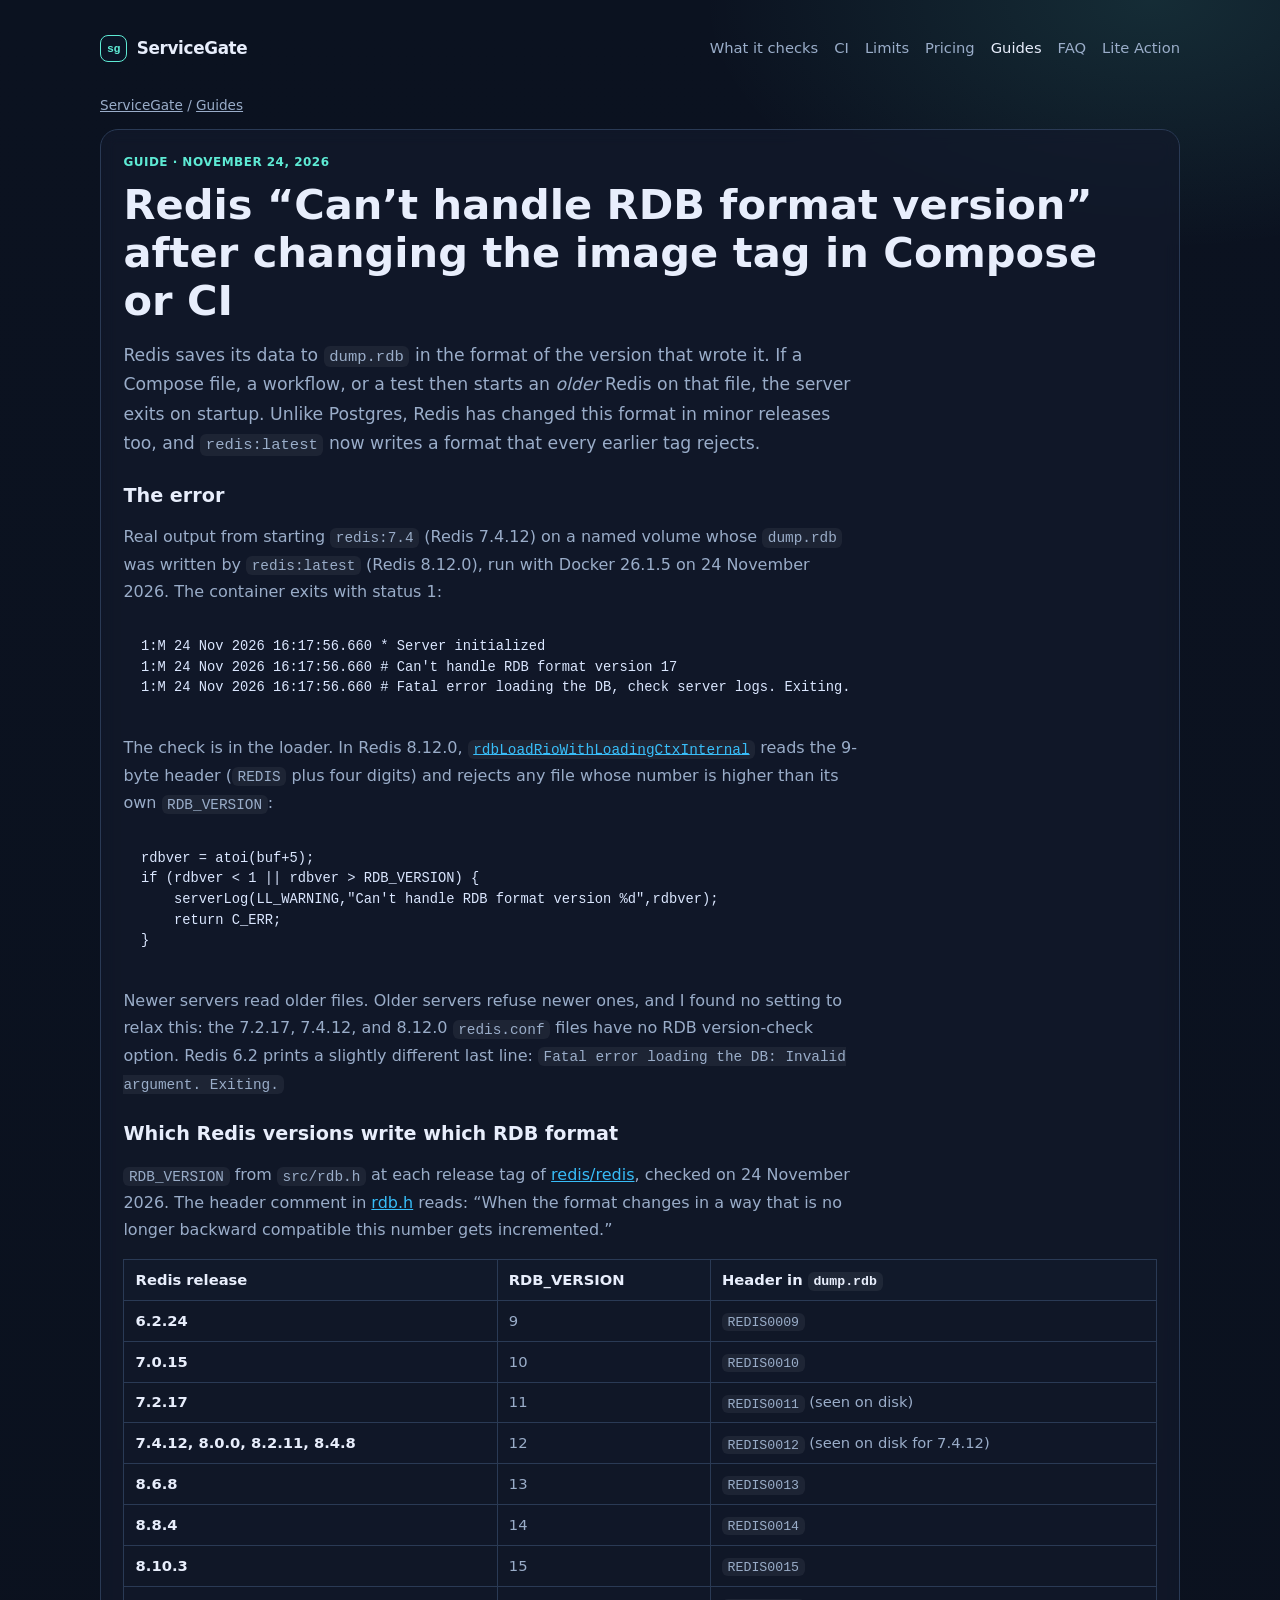
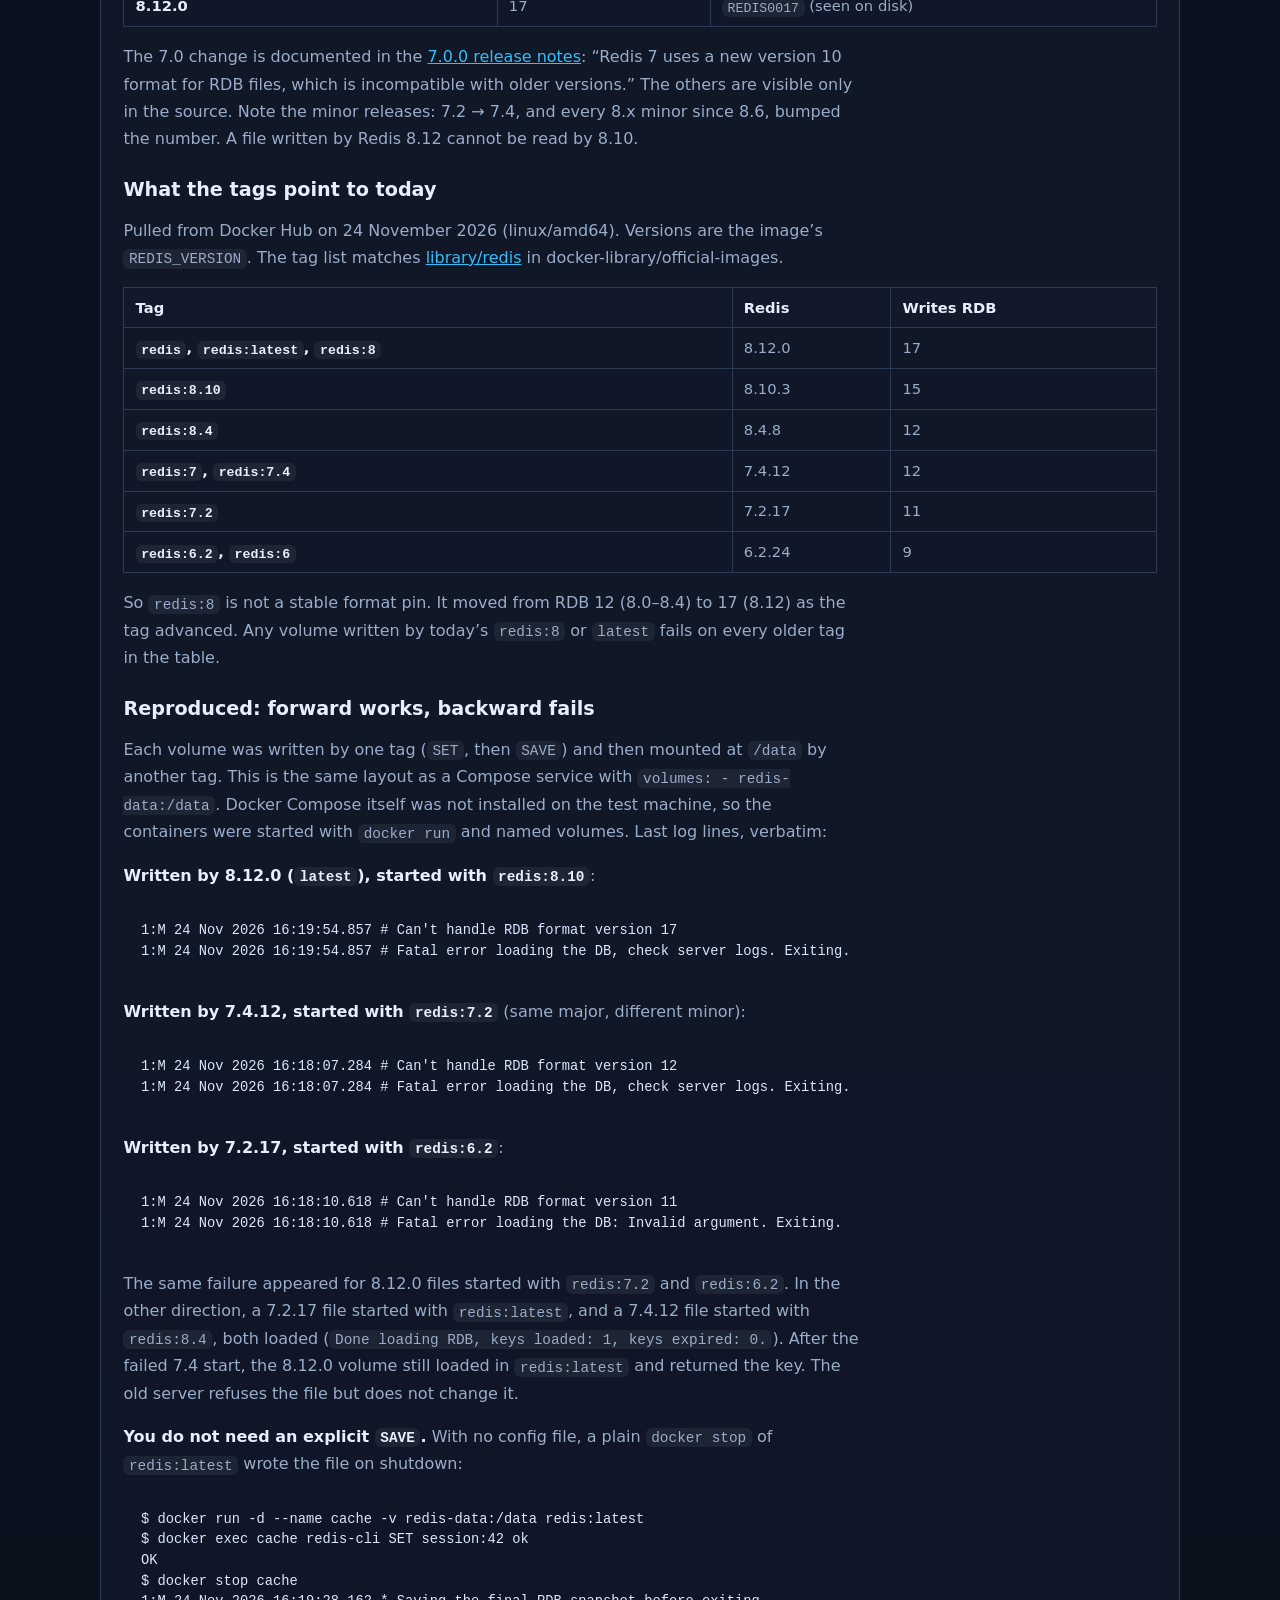
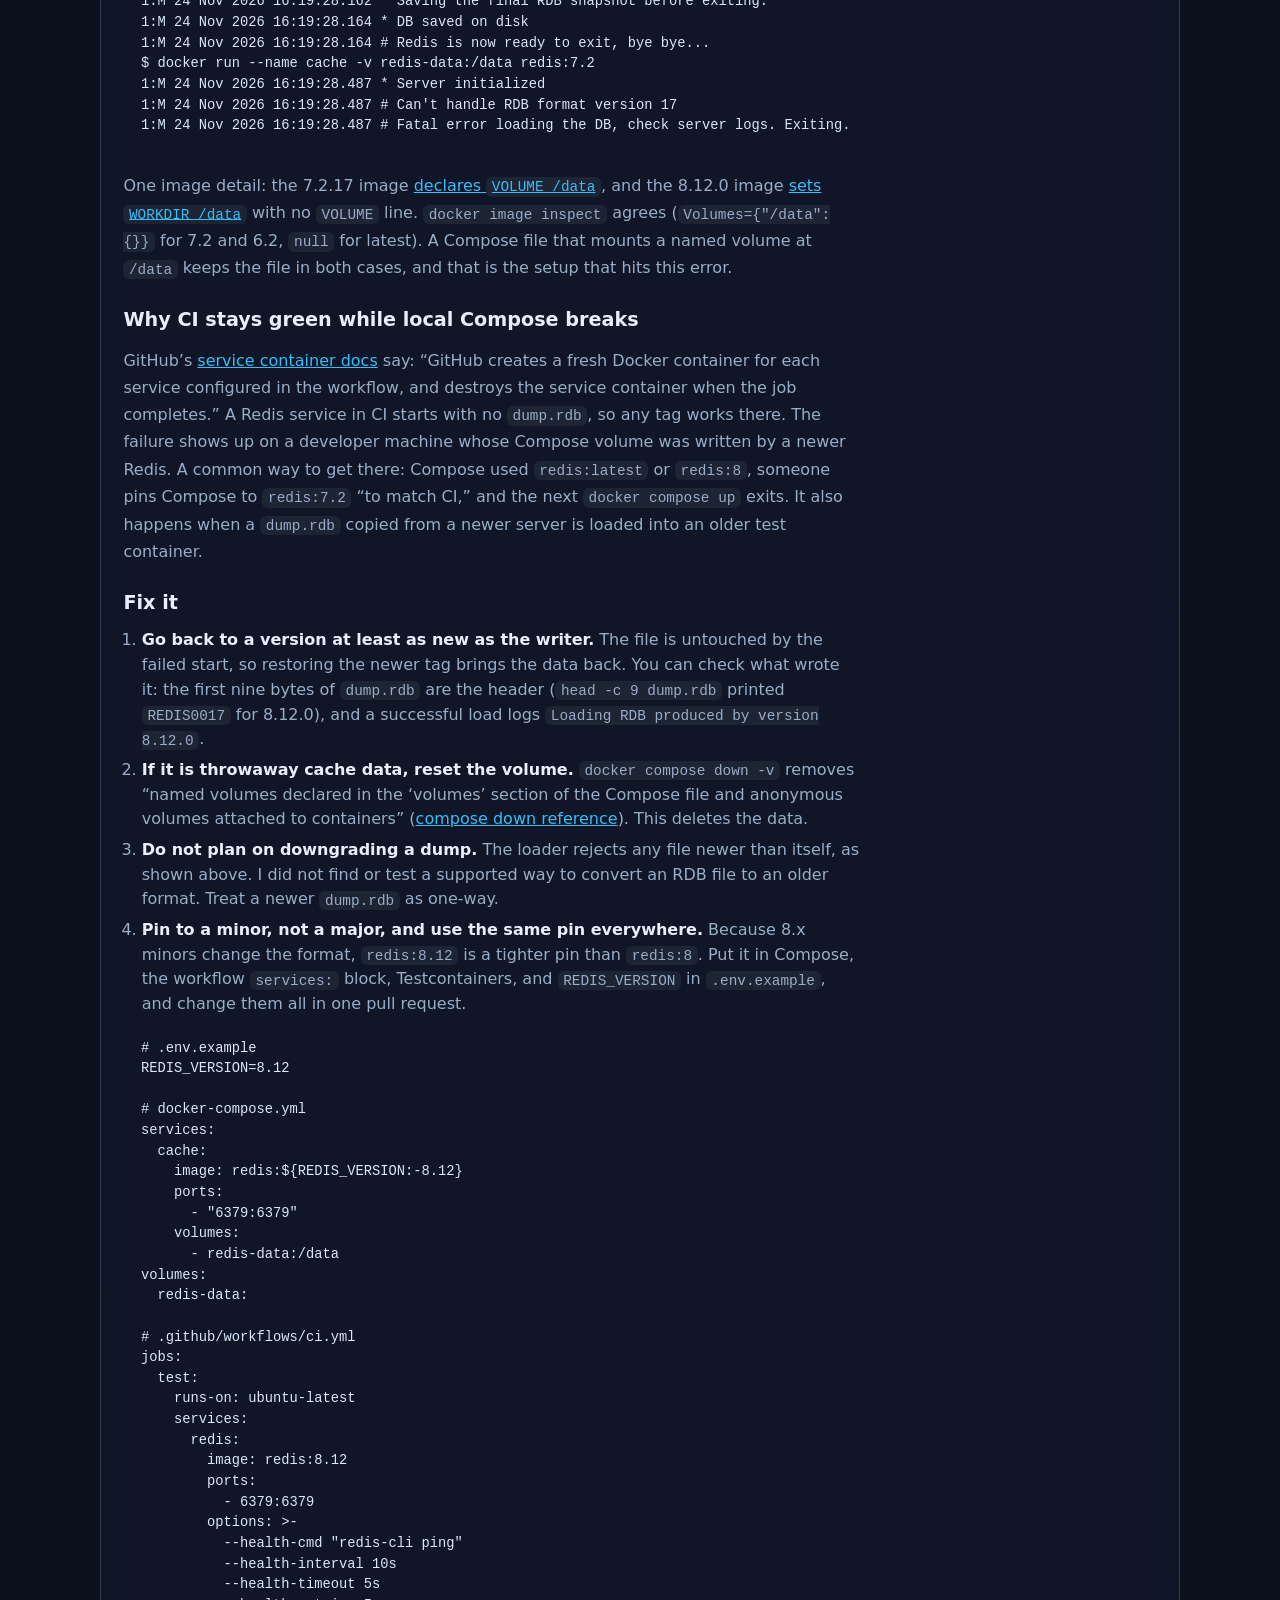
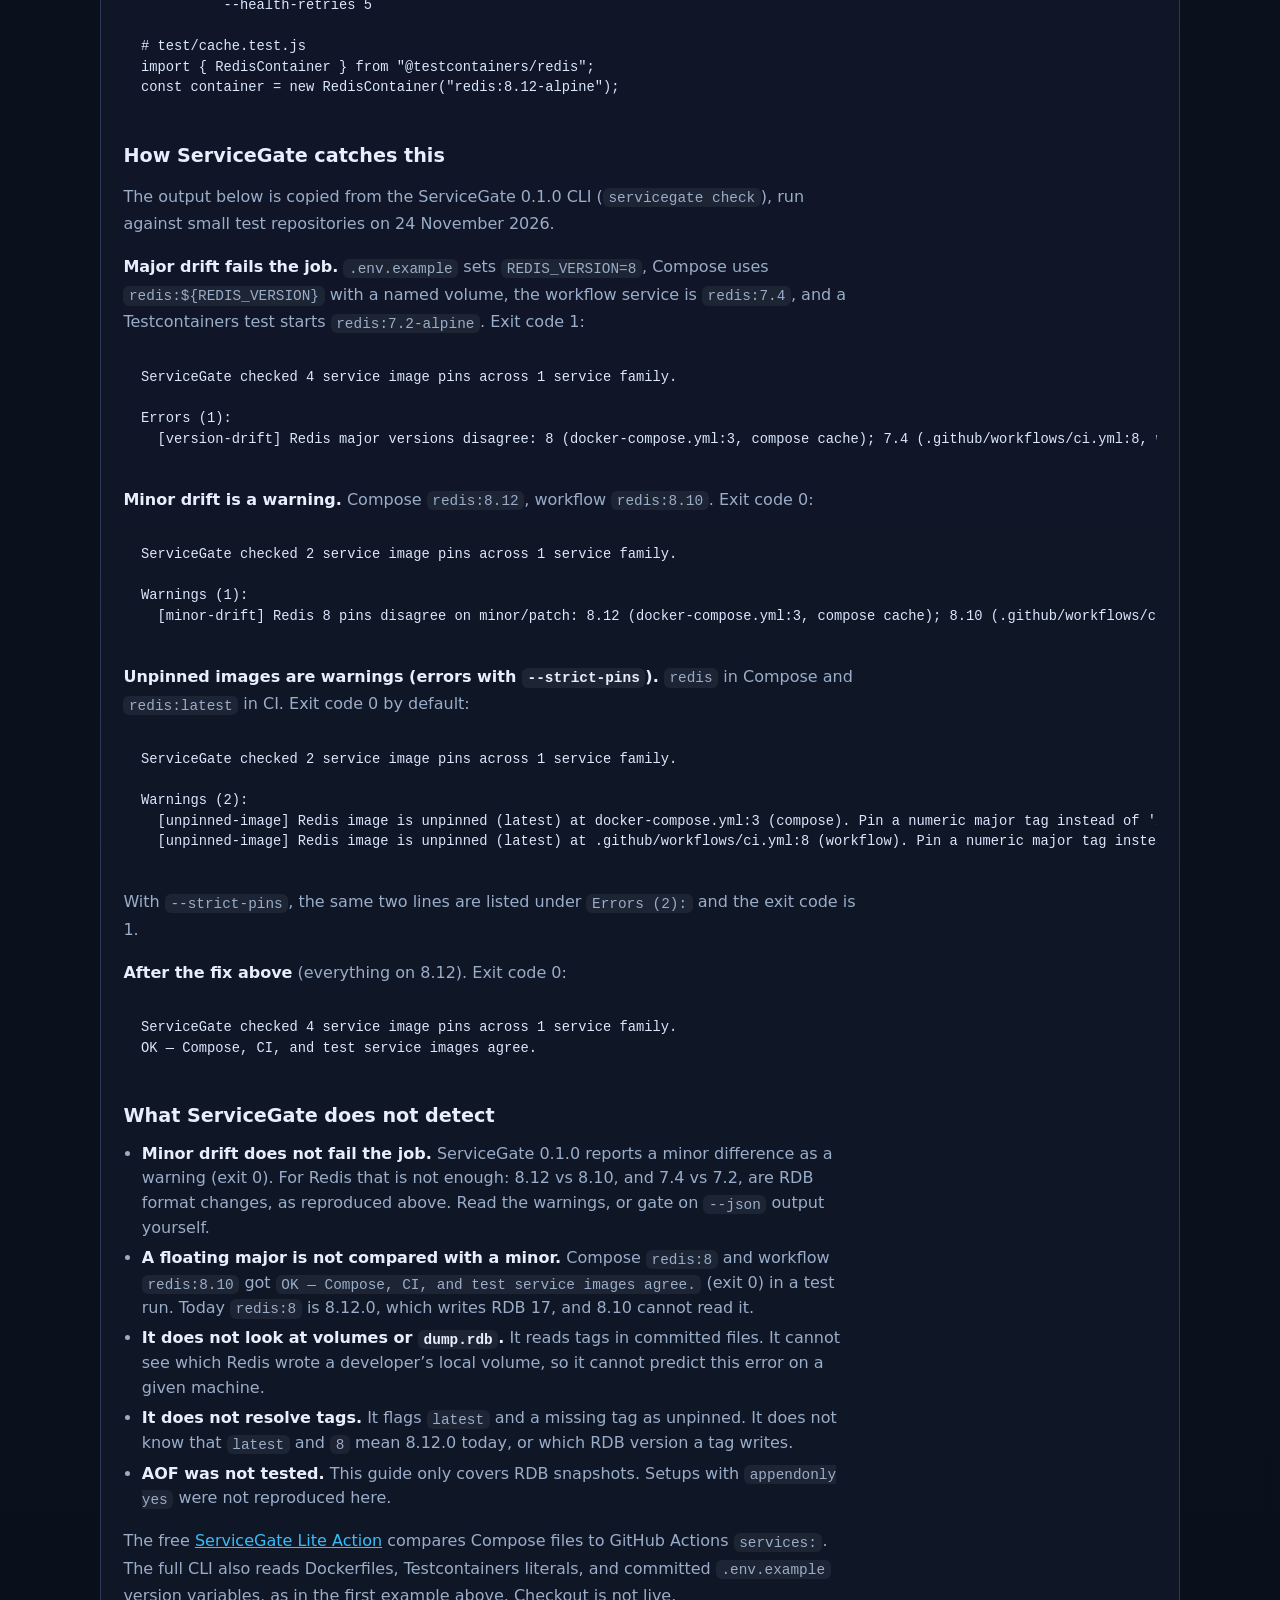
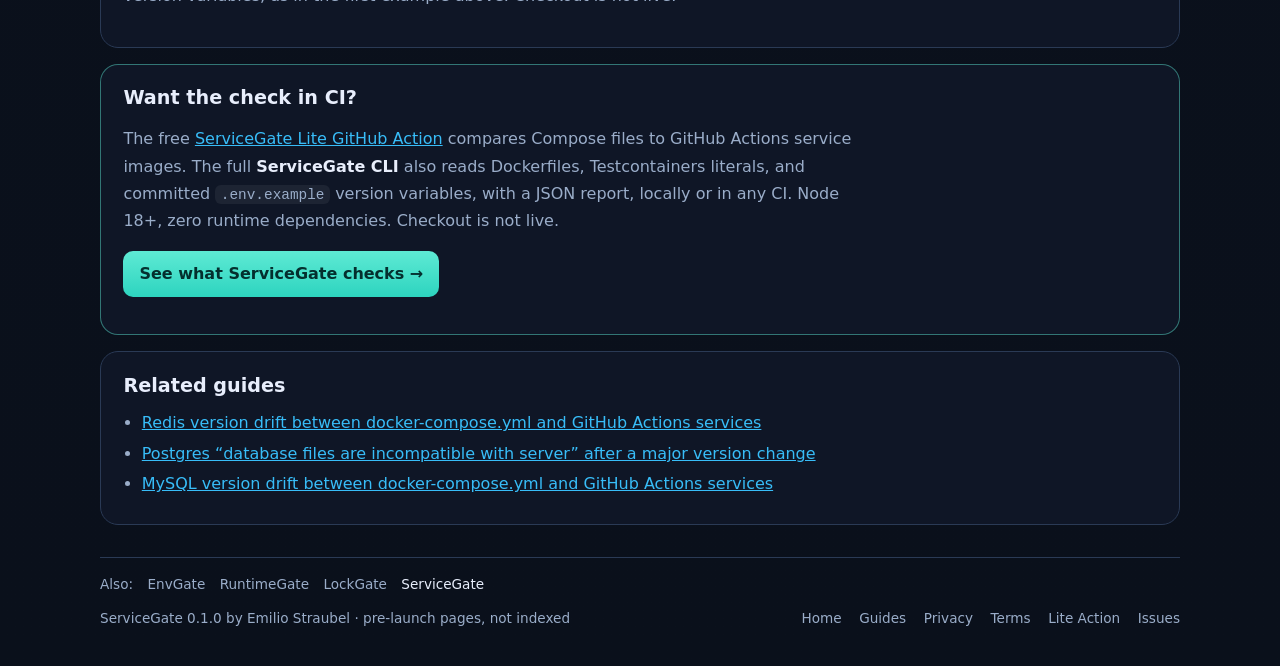
<file: guides/redis-cant-handle-rdb-format-version.html>
<!DOCTYPE html>
<html lang="en">
<head>
  <meta charset="utf-8" />
  <meta name="viewport" content="width=device-width, initial-scale=1" />
  <title>Redis "Can't handle RDB format version" after changing the image tag in Compose or CI — ServiceGate Guides</title>
  <meta name="description" content="redis:latest is Redis 8.12.0 and writes RDB version 17. Real output when an older Redis meets that dump.rdb, which Redis releases changed the format (even minors), why CI stays green, and how to keep one pin." />
  <meta name="author" content="Emilio Straubel" />
  <meta name="robots" content="noindex" />
  <meta property="og:title" content="Redis &quot;Can't handle RDB format version&quot; after changing the image tag in Compose or CI — ServiceGate Guides" />
  <meta property="og:description" content="redis:latest is Redis 8.12.0 and writes RDB version 17. Real output when an older Redis meets that dump.rdb, which Redis releases changed the format (even minors), why CI stays green, and how to keep one pin." />
  <meta property="og:type" content="article" />
  <meta property="og:site_name" content="ServiceGate" />
  <meta property="og:url" content="https://ess2292.github.io/servicegate/guides/redis-cant-handle-rdb-format-version.html" />
  <link rel="canonical" href="https://ess2292.github.io/servicegate/guides/redis-cant-handle-rdb-format-version.html" />
  <meta property="og:image" content="https://ess2292.github.io/servicegate/og-image.png" />
  <meta property="og:image:type" content="image/png" />
  <meta property="og:image:width" content="1200" />
  <meta property="og:image:height" content="630" />
  <meta property="og:image:alt" content="ServiceGate — fail CI when Compose and Actions disagree on Postgres" />
  <meta property="article:published_time" content="2026-11-24" />
  <meta name="twitter:card" content="summary_large_image" />
  <meta name="twitter:title" content="Redis &quot;Can't handle RDB format version&quot; after changing the image tag in Compose or CI — ServiceGate Guides" />
  <meta name="twitter:description" content="redis:latest is Redis 8.12.0 and writes RDB version 17. Real output when an older Redis meets that dump.rdb, which Redis releases changed the format (even minors), why CI stays green, and how to keep one pin." />
  <meta name="twitter:image" content="https://ess2292.github.io/servicegate/og-image.png" />
  <meta name="twitter:image:alt" content="ServiceGate — fail CI when Compose and Actions disagree on Postgres" />
  <script type="application/ld+json">{"@context": "https://schema.org", "@type": "TechArticle", "headline": "Redis \"Can't handle RDB format version\" after changing the image tag in Compose or CI", "description": "redis:latest is Redis 8.12.0 and writes RDB version 17. Real output when an older Redis meets that dump.rdb, which Redis releases changed the format (even minors), why CI stays green, and how to keep one pin.", "author": {"@type": "Person", "name": "Emilio Straubel"}, "datePublished": "2026-11-24", "dateModified": "2026-11-24", "mainEntityOfPage": "https://ess2292.github.io/servicegate/guides/redis-cant-handle-rdb-format-version.html", "publisher": {"@type": "Person", "name": "Emilio Straubel"}, "image": "https://ess2292.github.io/servicegate/og-image.png"}</script>
  <meta name="theme-color" content="#0b1220" />
  <link rel="icon" href="../favicon.svg" type="image/svg+xml" />
  <link rel="icon" href="../favicon-32.png" type="image/png" sizes="32x32" />
  <link rel="apple-touch-icon" href="../apple-touch-icon.png" />
  <link rel="stylesheet" href="../styles.css" />
</head>
<body>
  <a class="skip" href="#main">Skip to content</a>
  <div class="wrap">
    <nav class="site-nav" aria-label="Primary">
      <a class="brand" href="../index.html">
        <span class="brand-mark" aria-hidden="true">sg</span>
        ServiceGate
      </a>
      <ul class="nav-links">
        <li><a href="../index.html#checks">What it checks</a></li>
        <li><a href="../index.html#ci">CI</a></li>
        <li><a href="../index.html#limits">Limits</a></li>
        <li><a href="../index.html#pricing">Pricing</a></li>
        <li><a href="index.html" aria-current="page">Guides</a></li>
        <li><a href="../index.html#faq">FAQ</a></li>
        <li><a href="https://github.com/ESS2292/servicegate-action">Lite Action</a></li>
      </ul>
    </nav>
    <main id="main" class="article">
      <p class="crumbs"><a href="../index.html">ServiceGate</a> / <a href="index.html">Guides</a></p>
      <section>
        <div class="eyebrow">Guide &middot; November 24, 2026</div>
        <h1>Redis &ldquo;Can&rsquo;t handle RDB format version&rdquo; after changing the image tag in Compose or CI</h1>
        <p class="lead">Redis saves its data to <code>dump.rdb</code> in the format of the version that wrote it. If a Compose file, a workflow, or a test then starts an <em>older</em> Redis on that file, the server exits on startup. Unlike Postgres, Redis has changed this format in minor releases too, and <code>redis:latest</code> now writes a format that every earlier tag rejects.</p>
        <h2>The error</h2>
        <p>Real output from starting <code>redis:7.4</code> (Redis 7.4.12) on a named volume whose <code>dump.rdb</code> was written by <code>redis:latest</code> (Redis 8.12.0), run with Docker 26.1.5 on 24 November 2026. The container exits with status 1:</p>
        <pre><code>1:M 24 Nov 2026 16:17:56.660 * Server initialized
1:M 24 Nov 2026 16:17:56.660 # Can't handle RDB format version 17
1:M 24 Nov 2026 16:17:56.660 # Fatal error loading the DB, check server logs. Exiting.</code></pre>
        <p>The check is in the loader. In Redis 8.12.0, <a href="https://github.com/redis/redis/blob/215f2e33da9dfb2e0783cdd3a7acd29f8f6e9dd2/src/rdb.c#L4960-L4968"><code>rdbLoadRioWithLoadingCtxInternal</code></a> reads the 9-byte header (<code>REDIS</code> plus four digits) and rejects any file whose number is higher than its own <code>RDB_VERSION</code>:</p>
        <pre><code>rdbver = atoi(buf+5);
if (rdbver &lt; 1 || rdbver &gt; RDB_VERSION) {
    serverLog(LL_WARNING,"Can't handle RDB format version %d",rdbver);
    return C_ERR;
}</code></pre>
        <p>Newer servers read older files. Older servers refuse newer ones, and I found no setting to relax this: the 7.2.17, 7.4.12, and 8.12.0 <code>redis.conf</code> files have no RDB version-check option. Redis 6.2 prints a slightly different last line: <code>Fatal error loading the DB: Invalid argument. Exiting.</code></p>
        <h2>Which Redis versions write which RDB format</h2>
        <p><code>RDB_VERSION</code> from <code>src/rdb.h</code> at each release tag of <a href="https://github.com/redis/redis">redis/redis</a>, checked on 24 November 2026. The header comment in <a href="https://github.com/redis/redis/blob/215f2e33da9dfb2e0783cdd3a7acd29f8f6e9dd2/src/rdb.h#L19-L21">rdb.h</a> reads: &ldquo;When the format changes in a way that is no longer backward compatible this number gets incremented.&rdquo;</p>
        <table class="compare">
          <thead>
            <tr><th>Redis release</th><th>RDB_VERSION</th><th>Header in <code>dump.rdb</code></th></tr>
          </thead>
          <tbody>
            <tr><td>6.2.24</td><td>9</td><td><code>REDIS0009</code></td></tr>
            <tr><td>7.0.15</td><td>10</td><td><code>REDIS0010</code></td></tr>
            <tr><td>7.2.17</td><td>11</td><td><code>REDIS0011</code> (seen on disk)</td></tr>
            <tr><td>7.4.12, 8.0.0, 8.2.11, 8.4.8</td><td>12</td><td><code>REDIS0012</code> (seen on disk for 7.4.12)</td></tr>
            <tr><td>8.6.8</td><td>13</td><td><code>REDIS0013</code></td></tr>
            <tr><td>8.8.4</td><td>14</td><td><code>REDIS0014</code></td></tr>
            <tr><td>8.10.3</td><td>15</td><td><code>REDIS0015</code></td></tr>
            <tr><td>8.12.0</td><td>17</td><td><code>REDIS0017</code> (seen on disk)</td></tr>
          </tbody>
        </table>
        <p>The 7.0 change is documented in the <a href="https://github.com/redis/redis/blob/7.0.0/00-RELEASENOTES">7.0.0 release notes</a>: &ldquo;Redis 7 uses a new version 10 format for RDB files, which is incompatible with older versions.&rdquo; The others are visible only in the source. Note the minor releases: 7.2 &rarr; 7.4, and every 8.x minor since 8.6, bumped the number. A file written by Redis 8.12 cannot be read by 8.10.</p>
        <h2>What the tags point to today</h2>
        <p>Pulled from Docker Hub on 24 November 2026 (linux/amd64). Versions are the image&rsquo;s <code>REDIS_VERSION</code>. The tag list matches <a href="https://github.com/docker-library/official-images/blob/c7c0d8e7822471caa945bb9963df7a81914ef0fa/library/redis">library/redis</a> in docker-library/official-images.</p>
        <table class="compare">
          <thead>
            <tr><th>Tag</th><th>Redis</th><th>Writes RDB</th></tr>
          </thead>
          <tbody>
            <tr><td><code>redis</code>, <code>redis:latest</code>, <code>redis:8</code></td><td>8.12.0</td><td>17</td></tr>
            <tr><td><code>redis:8.10</code></td><td>8.10.3</td><td>15</td></tr>
            <tr><td><code>redis:8.4</code></td><td>8.4.8</td><td>12</td></tr>
            <tr><td><code>redis:7</code>, <code>redis:7.4</code></td><td>7.4.12</td><td>12</td></tr>
            <tr><td><code>redis:7.2</code></td><td>7.2.17</td><td>11</td></tr>
            <tr><td><code>redis:6.2</code>, <code>redis:6</code></td><td>6.2.24</td><td>9</td></tr>
          </tbody>
        </table>
        <p>So <code>redis:8</code> is not a stable format pin. It moved from RDB 12 (8.0&ndash;8.4) to 17 (8.12) as the tag advanced. Any volume written by today&rsquo;s <code>redis:8</code> or <code>latest</code> fails on every older tag in the table.</p>
        <h2>Reproduced: forward works, backward fails</h2>
        <p>Each volume was written by one tag (<code>SET</code>, then <code>SAVE</code>) and then mounted at <code>/data</code> by another tag. This is the same layout as a Compose service with <code>volumes: - redis-data:/data</code>. Docker Compose itself was not installed on the test machine, so the containers were started with <code>docker run</code> and named volumes. Last log lines, verbatim:</p>
        <p><strong>Written by 8.12.0 (<code>latest</code>), started with <code>redis:8.10</code></strong>:</p>
        <pre><code>1:M 24 Nov 2026 16:19:54.857 # Can't handle RDB format version 17
1:M 24 Nov 2026 16:19:54.857 # Fatal error loading the DB, check server logs. Exiting.</code></pre>
        <p><strong>Written by 7.4.12, started with <code>redis:7.2</code></strong> (same major, different minor):</p>
        <pre><code>1:M 24 Nov 2026 16:18:07.284 # Can't handle RDB format version 12
1:M 24 Nov 2026 16:18:07.284 # Fatal error loading the DB, check server logs. Exiting.</code></pre>
        <p><strong>Written by 7.2.17, started with <code>redis:6.2</code></strong>:</p>
        <pre><code>1:M 24 Nov 2026 16:18:10.618 # Can't handle RDB format version 11
1:M 24 Nov 2026 16:18:10.618 # Fatal error loading the DB: Invalid argument. Exiting.</code></pre>
        <p>The same failure appeared for 8.12.0 files started with <code>redis:7.2</code> and <code>redis:6.2</code>. In the other direction, a 7.2.17 file started with <code>redis:latest</code>, and a 7.4.12 file started with <code>redis:8.4</code>, both loaded (<code>Done loading RDB, keys loaded: 1, keys expired: 0.</code>). After the failed 7.4 start, the 8.12.0 volume still loaded in <code>redis:latest</code> and returned the key. The old server refuses the file but does not change it.</p>
        <p><strong>You do not need an explicit <code>SAVE</code>.</strong> With no config file, a plain <code>docker stop</code> of <code>redis:latest</code> wrote the file on shutdown:</p>
        <pre><code>$ docker run -d --name cache -v redis-data:/data redis:latest
$ docker exec cache redis-cli SET session:42 ok
OK
$ docker stop cache
1:M 24 Nov 2026 16:19:28.162 * Saving the final RDB snapshot before exiting.
1:M 24 Nov 2026 16:19:28.164 * DB saved on disk
1:M 24 Nov 2026 16:19:28.164 # Redis is now ready to exit, bye bye...
$ docker run --name cache -v redis-data:/data redis:7.2
1:M 24 Nov 2026 16:19:28.487 * Server initialized
1:M 24 Nov 2026 16:19:28.487 # Can't handle RDB format version 17
1:M 24 Nov 2026 16:19:28.487 # Fatal error loading the DB, check server logs. Exiting.</code></pre>
        <p>One image detail: the 7.2.17 image <a href="https://github.com/redis/docker-library-redis/blob/f40d1b25dbd4ab13868e764644d5e7298b3440c8/debian/Dockerfile#L91-L92">declares <code>VOLUME /data</code></a>, and the 8.12.0 image <a href="https://github.com/redis/docker-library-redis/blob/e41cf8112292226a063b81737c5478952488da76/debian/Dockerfile#L127">sets <code>WORKDIR /data</code></a> with no <code>VOLUME</code> line. <code>docker image inspect</code> agrees (<code>Volumes={"/data":{}}</code> for 7.2 and 6.2, <code>null</code> for latest). A Compose file that mounts a named volume at <code>/data</code> keeps the file in both cases, and that is the setup that hits this error.</p>
        <h2>Why CI stays green while local Compose breaks</h2>
        <p>GitHub&rsquo;s <a href="https://docs.github.com/en/actions/tutorials/use-containerized-services/use-docker-service-containers">service container docs</a> say: &ldquo;GitHub creates a fresh Docker container for each service configured in the workflow, and destroys the service container when the job completes.&rdquo; A Redis service in CI starts with no <code>dump.rdb</code>, so any tag works there. The failure shows up on a developer machine whose Compose volume was written by a newer Redis. A common way to get there: Compose used <code>redis:latest</code> or <code>redis:8</code>, someone pins Compose to <code>redis:7.2</code> &ldquo;to match CI,&rdquo; and the next <code>docker compose up</code> exits. It also happens when a <code>dump.rdb</code> copied from a newer server is loaded into an older test container.</p>
        <h2>Fix it</h2>
        <ol>
          <li><strong>Go back to a version at least as new as the writer.</strong> The file is untouched by the failed start, so restoring the newer tag brings the data back. You can check what wrote it: the first nine bytes of <code>dump.rdb</code> are the header (<code>head -c 9 dump.rdb</code> printed <code>REDIS0017</code> for 8.12.0), and a successful load logs <code>Loading RDB produced by version 8.12.0</code>.</li>
          <li><strong>If it is throwaway cache data, reset the volume.</strong> <code>docker compose down -v</code> removes &ldquo;named volumes declared in the &lsquo;volumes&rsquo; section of the Compose file and anonymous volumes attached to containers&rdquo; (<a href="https://github.com/docker/compose/blob/main/docs/reference/compose_down.md">compose down reference</a>). This deletes the data.</li>
          <li><strong>Do not plan on downgrading a dump.</strong> The loader rejects any file newer than itself, as shown above. I did not find or test a supported way to convert an RDB file to an older format. Treat a newer <code>dump.rdb</code> as one-way.</li>
          <li><strong>Pin to a minor, not a major, and use the same pin everywhere.</strong> Because 8.x minors change the format, <code>redis:8.12</code> is a tighter pin than <code>redis:8</code>. Put it in Compose, the workflow <code>services:</code> block, Testcontainers, and <code>REDIS_VERSION</code> in <code>.env.example</code>, and change them all in one pull request.</li>
        </ol>
        <pre><code># .env.example
REDIS_VERSION=8.12

# docker-compose.yml
services:
  cache:
    image: redis:${REDIS_VERSION:-8.12}
    ports:
      - "6379:6379"
    volumes:
      - redis-data:/data
volumes:
  redis-data:

# .github/workflows/ci.yml
jobs:
  test:
    runs-on: ubuntu-latest
    services:
      redis:
        image: redis:8.12
        ports:
          - 6379:6379
        options: &gt;-
          --health-cmd "redis-cli ping"
          --health-interval 10s
          --health-timeout 5s
          --health-retries 5

# test/cache.test.js
import { RedisContainer } from "@testcontainers/redis";
const container = new RedisContainer("redis:8.12-alpine");</code></pre>
        <h2>How ServiceGate catches this</h2>
        <p>The output below is copied from the ServiceGate 0.1.0 CLI (<code>servicegate check</code>), run against small test repositories on 24 November 2026.</p>
        <p><strong>Major drift fails the job.</strong> <code>.env.example</code> sets <code>REDIS_VERSION=8</code>, Compose uses <code>redis:${REDIS_VERSION}</code> with a named volume, the workflow service is <code>redis:7.4</code>, and a Testcontainers test starts <code>redis:7.2-alpine</code>. Exit code 1:</p>
        <pre><code>ServiceGate checked 4 service image pins across 1 service family.

Errors (1):
  [version-drift] Redis major versions disagree: 8 (docker-compose.yml:3, compose cache); 7.4 (.github/workflows/ci.yml:8, workflow redis); 8 (.env.example:1, REDIS_VERSION); 7.2 (test/cache.test.js:2, source).</code></pre>
        <p><strong>Minor drift is a warning.</strong> Compose <code>redis:8.12</code>, workflow <code>redis:8.10</code>. Exit code 0:</p>
        <pre><code>ServiceGate checked 2 service image pins across 1 service family.

Warnings (1):
  [minor-drift] Redis 8 pins disagree on minor/patch: 8.12 (docker-compose.yml:3, compose cache); 8.10 (.github/workflows/ci.yml:8, workflow redis).</code></pre>
        <p><strong>Unpinned images are warnings (errors with <code>--strict-pins</code>).</strong> <code>redis</code> in Compose and <code>redis:latest</code> in CI. Exit code 0 by default:</p>
        <pre><code>ServiceGate checked 2 service image pins across 1 service family.

Warnings (2):
  [unpinned-image] Redis image is unpinned (latest) at docker-compose.yml:3 (compose). Pin a numeric major tag instead of 'latest'.
  [unpinned-image] Redis image is unpinned (latest) at .github/workflows/ci.yml:8 (workflow). Pin a numeric major tag instead of 'latest'.</code></pre>
        <p>With <code>--strict-pins</code>, the same two lines are listed under <code>Errors (2):</code> and the exit code is 1.</p>
        <p><strong>After the fix above</strong> (everything on 8.12). Exit code 0:</p>
        <pre><code>ServiceGate checked 4 service image pins across 1 service family.
OK — Compose, CI, and test service images agree.</code></pre>
        <h2>What ServiceGate does not detect</h2>
        <ul>
          <li><strong>Minor drift does not fail the job.</strong> ServiceGate 0.1.0 reports a minor difference as a warning (exit 0). For Redis that is not enough: 8.12 vs 8.10, and 7.4 vs 7.2, are RDB format changes, as reproduced above. Read the warnings, or gate on <code>--json</code> output yourself.</li>
          <li><strong>A floating major is not compared with a minor.</strong> Compose <code>redis:8</code> and workflow <code>redis:8.10</code> got <code>OK — Compose, CI, and test service images agree.</code> (exit 0) in a test run. Today <code>redis:8</code> is 8.12.0, which writes RDB 17, and 8.10 cannot read it.</li>
          <li><strong>It does not look at volumes or <code>dump.rdb</code>.</strong> It reads tags in committed files. It cannot see which Redis wrote a developer&rsquo;s local volume, so it cannot predict this error on a given machine.</li>
          <li><strong>It does not resolve tags.</strong> It flags <code>latest</code> and a missing tag as unpinned. It does not know that <code>latest</code> and <code>8</code> mean 8.12.0 today, or which RDB version a tag writes.</li>
          <li><strong>AOF was not tested.</strong> This guide only covers RDB snapshots. Setups with <code>appendonly yes</code> were not reproduced here.</li>
        </ul>
        <p>The free <a href="https://github.com/ESS2292/servicegate-action">ServiceGate Lite Action</a> compares Compose files to GitHub Actions <code>services:</code>. The full CLI also reads Dockerfiles, Testcontainers literals, and committed <code>.env.example</code> version variables, as in the first example above. Checkout is not live.</p>
      </section>
      <section class="cta-box" aria-label="ServiceGate">
        <h2>Want the check in CI?</h2>
        <p>The free <a href="https://github.com/ESS2292/servicegate-action">ServiceGate Lite GitHub Action</a> compares Compose files to GitHub Actions service images. The full <strong>ServiceGate CLI</strong> also reads Dockerfiles, Testcontainers literals, and committed <code>.env.example</code> version variables, with a JSON report, locally or in any CI. Node 18+, zero runtime dependencies. Checkout is not live.</p>
        <p><a class="cta-link" href="../index.html#checks">See what ServiceGate checks &rarr;</a></p>
      </section>
      <section>
        <h2>Related guides</h2>
        <ul>
          <li><a href="redis-version-compose-vs-github-actions.html">Redis version drift between docker-compose.yml and GitHub Actions services</a></li>
          <li><a href="postgres-database-files-incompatible-with-server.html">Postgres &ldquo;database files are incompatible with server&rdquo; after a major version change</a></li>
          <li><a href="mysql-version-compose-vs-github-actions.html">MySQL version drift between docker-compose.yml and GitHub Actions services</a></li>
        </ul>
      </section>
    </main>
    <footer>
      <nav class="family-nav" aria-label="Other tools in this family">
        <span class="family-label">Also:</span>
          <a href="https://ess2292.github.io/envgate/">EnvGate</a>
          <a href="https://ess2292.github.io/runtimegate/">RuntimeGate</a>
          <a href="https://ess2292.github.io/lockgate/">LockGate</a>
          <a href="https://ess2292.github.io/servicegate/" aria-current="page">ServiceGate</a>
      </nav>
<div class="footer-row">
        <div>ServiceGate 0.1.0 by Emilio Straubel · pre-launch pages, not indexed</div>
        <div class="footer-links">
          <a href="../index.html">Home</a>
          <a href="index.html" aria-current="page">Guides</a>
          <a href="../privacy.html">Privacy</a>
          <a href="../terms.html">Terms</a>
          <a href="https://github.com/ESS2292/servicegate-action">Lite Action</a>
          <a href="https://github.com/ESS2292/servicegate-action/issues">Issues</a>
        </div>
      </div>
    </footer>
  </div>
</body>
</html>
</file>
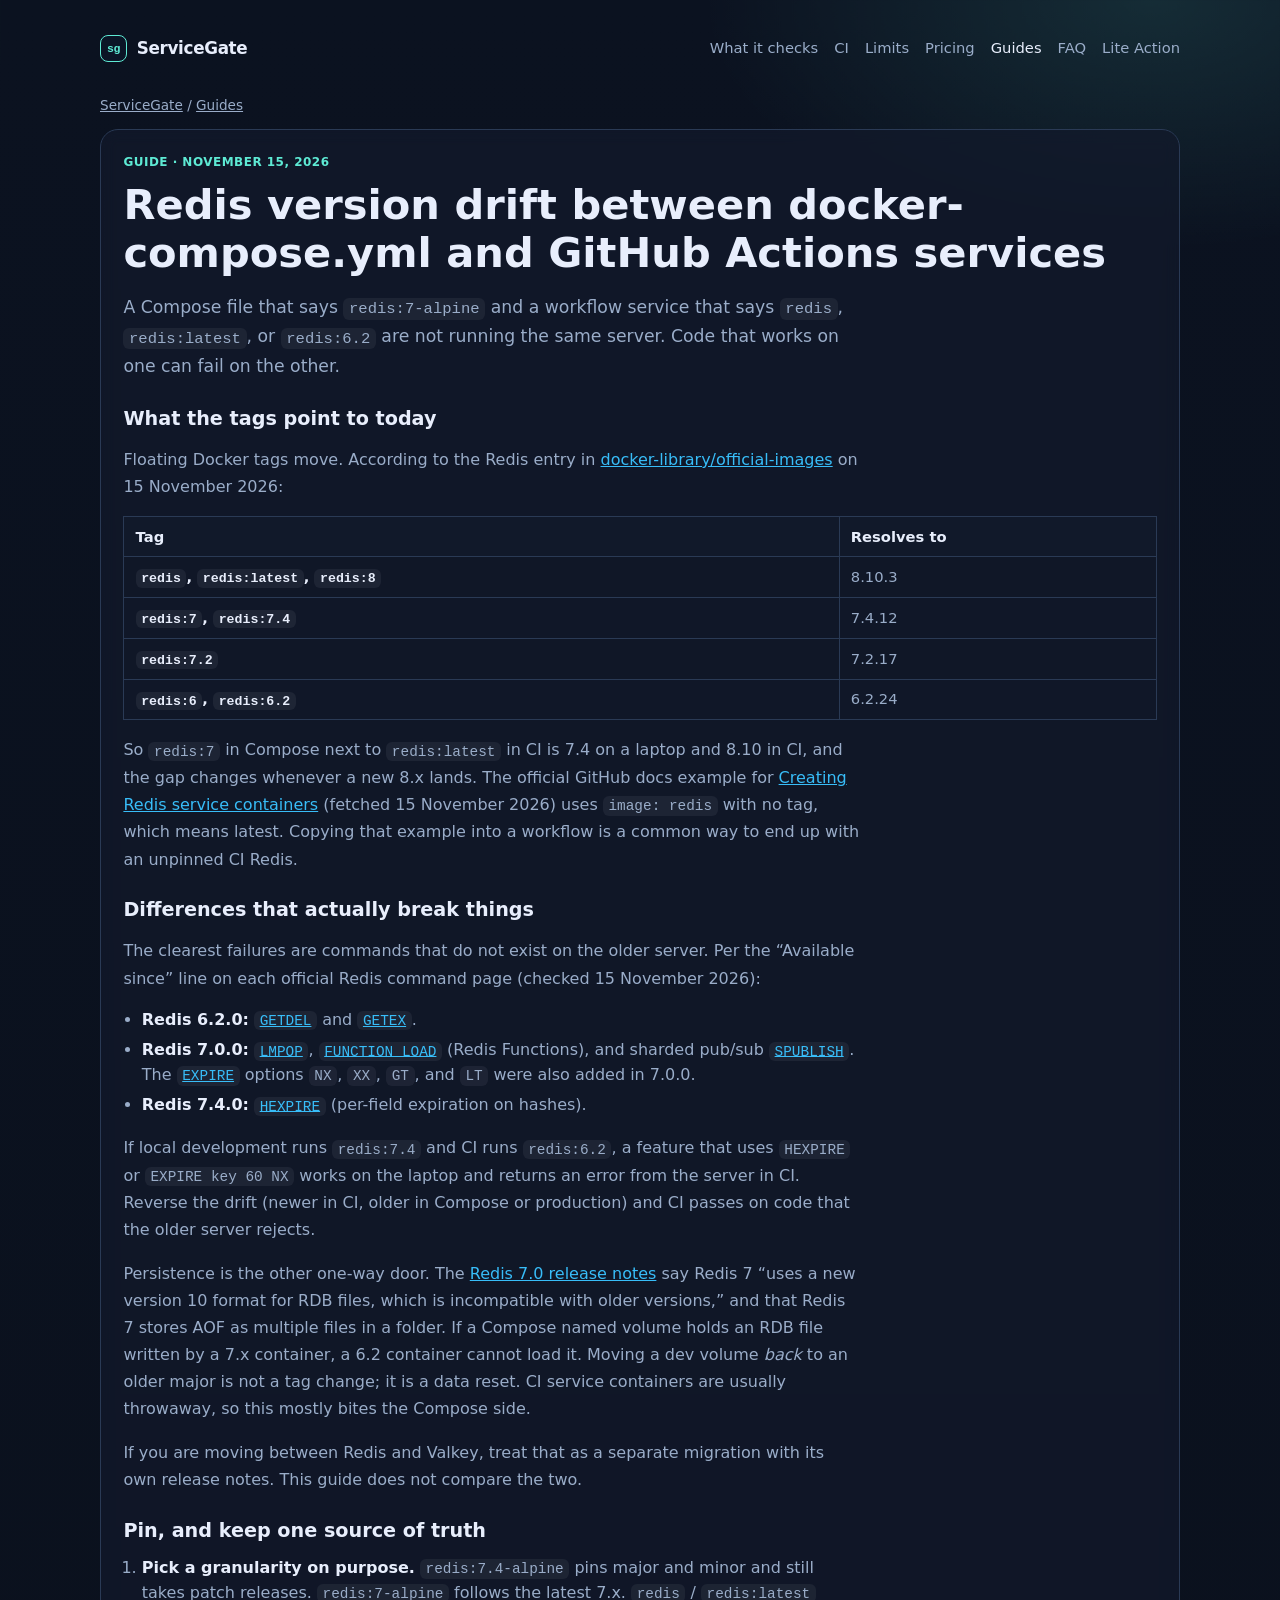
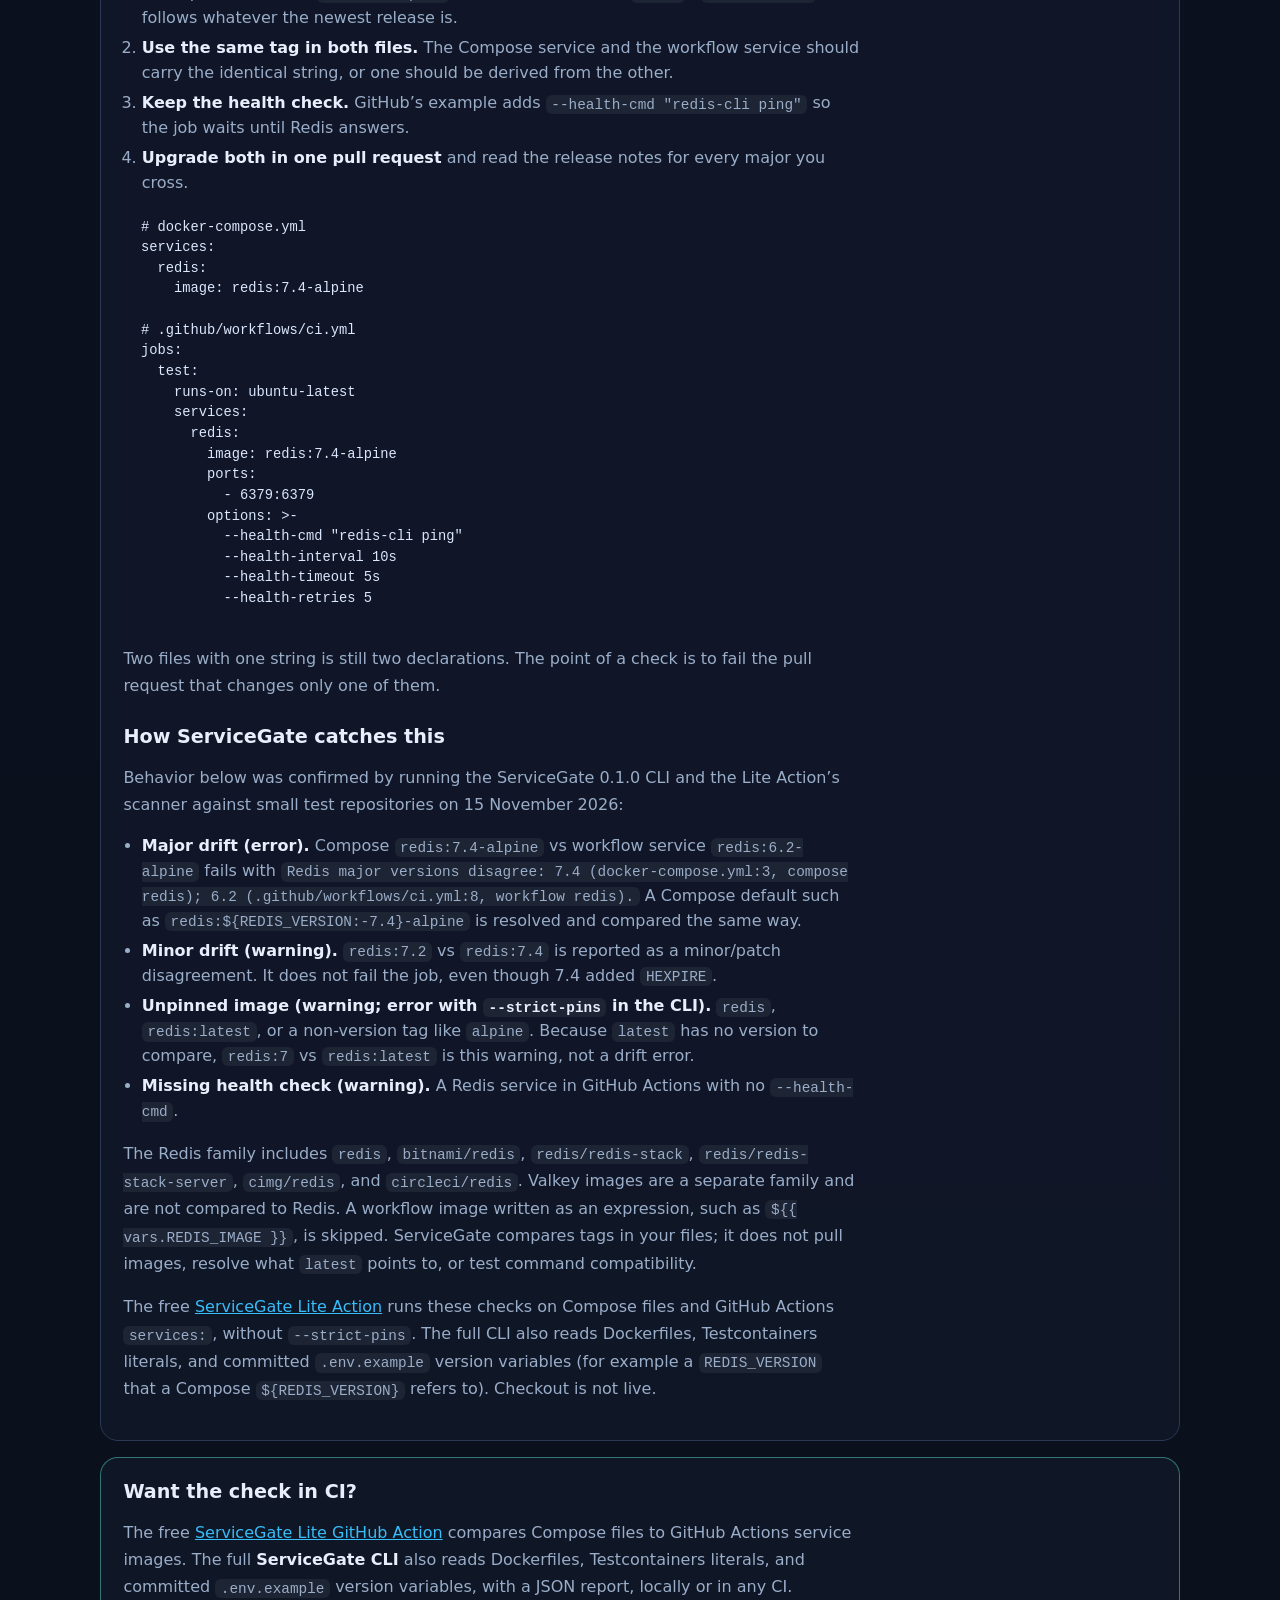
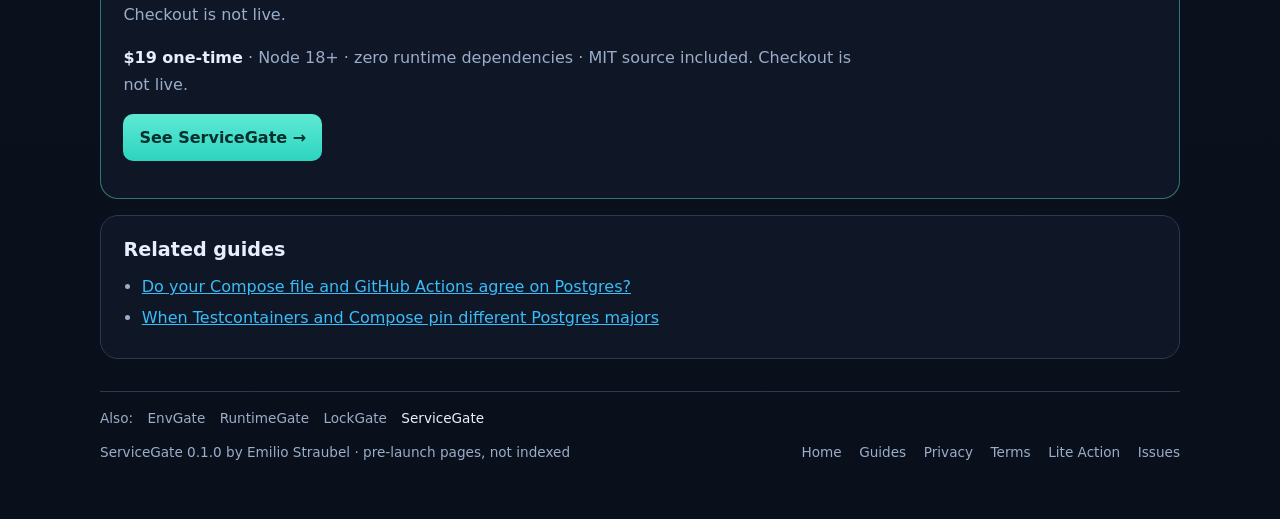
<file: guides/redis-version-compose-vs-github-actions.html>
<!DOCTYPE html>
<html lang="en">
<head>
  <meta charset="utf-8" />
  <meta name="viewport" content="width=device-width, initial-scale=1" />
  <title>Redis version drift between docker-compose.yml and GitHub Actions services — ServiceGate Guides</title>
  <meta name="description" content="redis:7 in Compose and redis:latest or redis:6.2 in CI are different servers. What those tags resolve to today, which commands and persistence formats actually differ, and how to keep one pin." />
  <meta name="author" content="Emilio Straubel" />
  <meta name="robots" content="noindex" />
  <meta property="og:title" content="Redis version drift between docker-compose.yml and GitHub Actions services — ServiceGate Guides" />
  <meta property="og:description" content="redis:7 in Compose and redis:latest or redis:6.2 in CI are different servers. What those tags resolve to today, which commands and persistence formats actually differ, and how to keep one pin." />
  <meta property="og:type" content="article" />
  <meta property="og:site_name" content="ServiceGate" />
  <meta property="og:url" content="https://ess2292.github.io/servicegate/guides/redis-version-compose-vs-github-actions.html" />
  <link rel="canonical" href="https://ess2292.github.io/servicegate/guides/redis-version-compose-vs-github-actions.html" />
  <meta property="og:image" content="https://ess2292.github.io/servicegate/og-image.png" />
  <meta property="og:image:type" content="image/png" />
  <meta property="og:image:width" content="1200" />
  <meta property="og:image:height" content="630" />
  <meta property="og:image:alt" content="ServiceGate — fail CI when Compose and Actions disagree on Postgres" />
  <meta property="article:published_time" content="2026-11-15" />
  <meta name="twitter:card" content="summary_large_image" />
  <meta name="twitter:title" content="Redis version drift between docker-compose.yml and GitHub Actions services — ServiceGate Guides" />
  <meta name="twitter:description" content="redis:7 in Compose and redis:latest or redis:6.2 in CI are different servers. What those tags resolve to today, which commands and persistence formats actually differ, and how to keep one pin." />
  <meta name="twitter:image" content="https://ess2292.github.io/servicegate/og-image.png" />
  <meta name="twitter:image:alt" content="ServiceGate — fail CI when Compose and Actions disagree on Postgres" />
  <script type="application/ld+json">{"@context": "https://schema.org", "@type": "TechArticle", "headline": "Redis version drift between docker-compose.yml and GitHub Actions services", "description": "redis:7 in Compose and redis:latest or redis:6.2 in CI are different servers. What those tags resolve to today, which commands and persistence formats actually differ, and how to keep one pin.", "author": {"@type": "Person", "name": "Emilio Straubel"}, "datePublished": "2026-11-15", "dateModified": "2026-11-15", "mainEntityOfPage": "https://ess2292.github.io/servicegate/guides/redis-version-compose-vs-github-actions.html", "publisher": {"@type": "Person", "name": "Emilio Straubel"}, "image": "https://ess2292.github.io/servicegate/og-image.png"}</script>
  <meta name="theme-color" content="#0b1220" />
  <link rel="icon" href="../favicon.svg" type="image/svg+xml" />
  <link rel="icon" href="../favicon-32.png" type="image/png" sizes="32x32" />
  <link rel="apple-touch-icon" href="../apple-touch-icon.png" />
  <link rel="stylesheet" href="../styles.css" />
</head>
<body>
  <a class="skip" href="#main">Skip to content</a>
  <div class="wrap">
    <nav class="site-nav" aria-label="Primary">
      <a class="brand" href="../index.html">
        <span class="brand-mark" aria-hidden="true">sg</span>
        ServiceGate
      </a>
      <ul class="nav-links">
        <li><a href="../index.html#checks">What it checks</a></li>
        <li><a href="../index.html#ci">CI</a></li>
        <li><a href="../index.html#limits">Limits</a></li>
        <li><a href="../index.html#pricing">Pricing</a></li>
        <li><a href="index.html" aria-current="page">Guides</a></li>
        <li><a href="../index.html#faq">FAQ</a></li>
        <li><a href="https://github.com/ESS2292/servicegate-action">Lite Action</a></li>
      </ul>
    </nav>
    <main id="main" class="article">
      <p class="crumbs"><a href="../index.html">ServiceGate</a> / <a href="index.html">Guides</a></p>
      <section>
        <div class="eyebrow">Guide &middot; November 15, 2026</div>
        <h1>Redis version drift between docker-compose.yml and GitHub Actions services</h1>
        <p class="lead">A Compose file that says <code>redis:7-alpine</code> and a workflow service that says <code>redis</code>, <code>redis:latest</code>, or <code>redis:6.2</code> are not running the same server. Code that works on one can fail on the other.</p>
        <h2>What the tags point to today</h2>
        <p>Floating Docker tags move. According to the Redis entry in <a href="https://github.com/docker-library/official-images/blob/master/library/redis">docker-library/official-images</a> on 15 November 2026:</p>
        <table class="compare">
          <thead>
            <tr><th>Tag</th><th>Resolves to</th></tr>
          </thead>
          <tbody>
            <tr><td><code>redis</code>, <code>redis:latest</code>, <code>redis:8</code></td><td>8.10.3</td></tr>
            <tr><td><code>redis:7</code>, <code>redis:7.4</code></td><td>7.4.12</td></tr>
            <tr><td><code>redis:7.2</code></td><td>7.2.17</td></tr>
            <tr><td><code>redis:6</code>, <code>redis:6.2</code></td><td>6.2.24</td></tr>
          </tbody>
        </table>
        <p>So <code>redis:7</code> in Compose next to <code>redis:latest</code> in CI is 7.4 on a laptop and 8.10 in CI, and the gap changes whenever a new 8.x lands. The official GitHub docs example for <a href="https://docs.github.com/en/actions/tutorials/use-containerized-services/create-redis-service-containers">Creating Redis service containers</a> (fetched 15 November 2026) uses <code>image: redis</code> with no tag, which means latest. Copying that example into a workflow is a common way to end up with an unpinned CI Redis.</p>
        <h2>Differences that actually break things</h2>
        <p>The clearest failures are commands that do not exist on the older server. Per the &ldquo;Available since&rdquo; line on each official Redis command page (checked 15 November 2026):</p>
        <ul>
          <li><strong>Redis 6.2.0:</strong> <a href="https://redis.io/docs/latest/commands/getdel/"><code>GETDEL</code></a> and <a href="https://redis.io/docs/latest/commands/getex/"><code>GETEX</code></a>.</li>
          <li><strong>Redis 7.0.0:</strong> <a href="https://redis.io/docs/latest/commands/lmpop/"><code>LMPOP</code></a>, <a href="https://redis.io/docs/latest/commands/function-load/"><code>FUNCTION LOAD</code></a> (Redis Functions), and sharded pub/sub <a href="https://redis.io/docs/latest/commands/spublish/"><code>SPUBLISH</code></a>. The <a href="https://redis.io/docs/latest/commands/expire/"><code>EXPIRE</code></a> options <code>NX</code>, <code>XX</code>, <code>GT</code>, and <code>LT</code> were also added in 7.0.0.</li>
          <li><strong>Redis 7.4.0:</strong> <a href="https://redis.io/docs/latest/commands/hexpire/"><code>HEXPIRE</code></a> (per-field expiration on hashes).</li>
        </ul>
        <p>If local development runs <code>redis:7.4</code> and CI runs <code>redis:6.2</code>, a feature that uses <code>HEXPIRE</code> or <code>EXPIRE key 60 NX</code> works on the laptop and returns an error from the server in CI. Reverse the drift (newer in CI, older in Compose or production) and CI passes on code that the older server rejects.</p>
        <p>Persistence is the other one-way door. The <a href="https://github.com/redis/redis/blob/7.0.0/00-RELEASENOTES">Redis 7.0 release notes</a> say Redis 7 &ldquo;uses a new version 10 format for RDB files, which is incompatible with older versions,&rdquo; and that Redis 7 stores AOF as multiple files in a folder. If a Compose named volume holds an RDB file written by a 7.x container, a 6.2 container cannot load it. Moving a dev volume <em>back</em> to an older major is not a tag change; it is a data reset. CI service containers are usually throwaway, so this mostly bites the Compose side.</p>
        <p>If you are moving between Redis and Valkey, treat that as a separate migration with its own release notes. This guide does not compare the two.</p>
        <h2>Pin, and keep one source of truth</h2>
        <ol>
          <li><strong>Pick a granularity on purpose.</strong> <code>redis:7.4-alpine</code> pins major and minor and still takes patch releases. <code>redis:7-alpine</code> follows the latest 7.x. <code>redis</code> / <code>redis:latest</code> follows whatever the newest release is.</li>
          <li><strong>Use the same tag in both files.</strong> The Compose service and the workflow service should carry the identical string, or one should be derived from the other.</li>
          <li><strong>Keep the health check.</strong> GitHub&rsquo;s example adds <code>--health-cmd "redis-cli ping"</code> so the job waits until Redis answers.</li>
          <li><strong>Upgrade both in one pull request</strong> and read the release notes for every major you cross.</li>
        </ol>
        <pre><code># docker-compose.yml
services:
  redis:
    image: redis:7.4-alpine

# .github/workflows/ci.yml
jobs:
  test:
    runs-on: ubuntu-latest
    services:
      redis:
        image: redis:7.4-alpine
        ports:
          - 6379:6379
        options: >-
          --health-cmd "redis-cli ping"
          --health-interval 10s
          --health-timeout 5s
          --health-retries 5</code></pre>
        <p>Two files with one string is still two declarations. The point of a check is to fail the pull request that changes only one of them.</p>
        <h2>How ServiceGate catches this</h2>
        <p>Behavior below was confirmed by running the ServiceGate 0.1.0 CLI and the Lite Action&rsquo;s scanner against small test repositories on 15 November 2026:</p>
        <ul>
          <li><strong>Major drift (error).</strong> Compose <code>redis:7.4-alpine</code> vs workflow service <code>redis:6.2-alpine</code> fails with <code>Redis major versions disagree: 7.4 (docker-compose.yml:3, compose redis); 6.2 (.github/workflows/ci.yml:8, workflow redis).</code> A Compose default such as <code>redis:${REDIS_VERSION:-7.4}-alpine</code> is resolved and compared the same way.</li>
          <li><strong>Minor drift (warning).</strong> <code>redis:7.2</code> vs <code>redis:7.4</code> is reported as a minor/patch disagreement. It does not fail the job, even though 7.4 added <code>HEXPIRE</code>.</li>
          <li><strong>Unpinned image (warning; error with <code>--strict-pins</code> in the CLI).</strong> <code>redis</code>, <code>redis:latest</code>, or a non-version tag like <code>alpine</code>. Because <code>latest</code> has no version to compare, <code>redis:7</code> vs <code>redis:latest</code> is this warning, not a drift error.</li>
          <li><strong>Missing health check (warning).</strong> A Redis service in GitHub Actions with no <code>--health-cmd</code>.</li>
        </ul>
        <p>The Redis family includes <code>redis</code>, <code>bitnami/redis</code>, <code>redis/redis-stack</code>, <code>redis/redis-stack-server</code>, <code>cimg/redis</code>, and <code>circleci/redis</code>. Valkey images are a separate family and are not compared to Redis. A workflow image written as an expression, such as <code>${{ vars.REDIS_IMAGE }}</code>, is skipped. ServiceGate compares tags in your files; it does not pull images, resolve what <code>latest</code> points to, or test command compatibility.</p>
        <p>The free <a href="https://github.com/ESS2292/servicegate-action">ServiceGate Lite Action</a> runs these checks on Compose files and GitHub Actions <code>services:</code>, without <code>--strict-pins</code>. The full CLI also reads Dockerfiles, Testcontainers literals, and committed <code>.env.example</code> version variables (for example a <code>REDIS_VERSION</code> that a Compose <code>${REDIS_VERSION}</code> refers to). Checkout is not live.</p>
      </section>
      <section class="cta-box" aria-label="ServiceGate">
        <h2>Want the check in CI?</h2>
        <p>The free <a href="https://github.com/ESS2292/servicegate-action">ServiceGate Lite GitHub Action</a> compares Compose files to GitHub Actions service images. The full <strong>ServiceGate CLI</strong> also reads Dockerfiles, Testcontainers literals, and committed <code>.env.example</code> version variables, with a JSON report, locally or in any CI. Checkout is not live.</p>
        <p><strong>$19 one-time</strong> &middot; Node 18+ &middot; zero runtime dependencies &middot; MIT source included. Checkout is not live.</p>
        <p><a class="cta-link" href="../index.html#pricing">See ServiceGate &rarr;</a></p>
      </section>
      <section>
        <h2>Related guides</h2>
        <ul>
          <li><a href="compose-vs-github-actions-postgres.html">Do your Compose file and GitHub Actions agree on Postgres?</a></li>
          <li><a href="testcontainers-vs-compose-postgres.html">When Testcontainers and Compose pin different Postgres majors</a></li>
        </ul>
      </section>
    </main>
    <footer>
      <nav class="family-nav" aria-label="Other tools in this family">
        <span class="family-label">Also:</span>
          <a href="https://ess2292.github.io/envgate/">EnvGate</a>
          <a href="https://ess2292.github.io/runtimegate/">RuntimeGate</a>
          <a href="https://ess2292.github.io/lockgate/">LockGate</a>
          <a href="https://ess2292.github.io/servicegate/" aria-current="page">ServiceGate</a>
      </nav>
<div class="footer-row">
        <div>ServiceGate 0.1.0 by Emilio Straubel · pre-launch pages, not indexed</div>
        <div class="footer-links">
          <a href="../index.html">Home</a>
          <a href="index.html" aria-current="page">Guides</a>
          <a href="../privacy.html">Privacy</a>
          <a href="../terms.html">Terms</a>
          <a href="https://github.com/ESS2292/servicegate-action">Lite Action</a>
          <a href="https://github.com/ESS2292/servicegate-action/issues">Issues</a>
        </div>
      </div>
    </footer>
  </div>
</body>
</html>
</file>
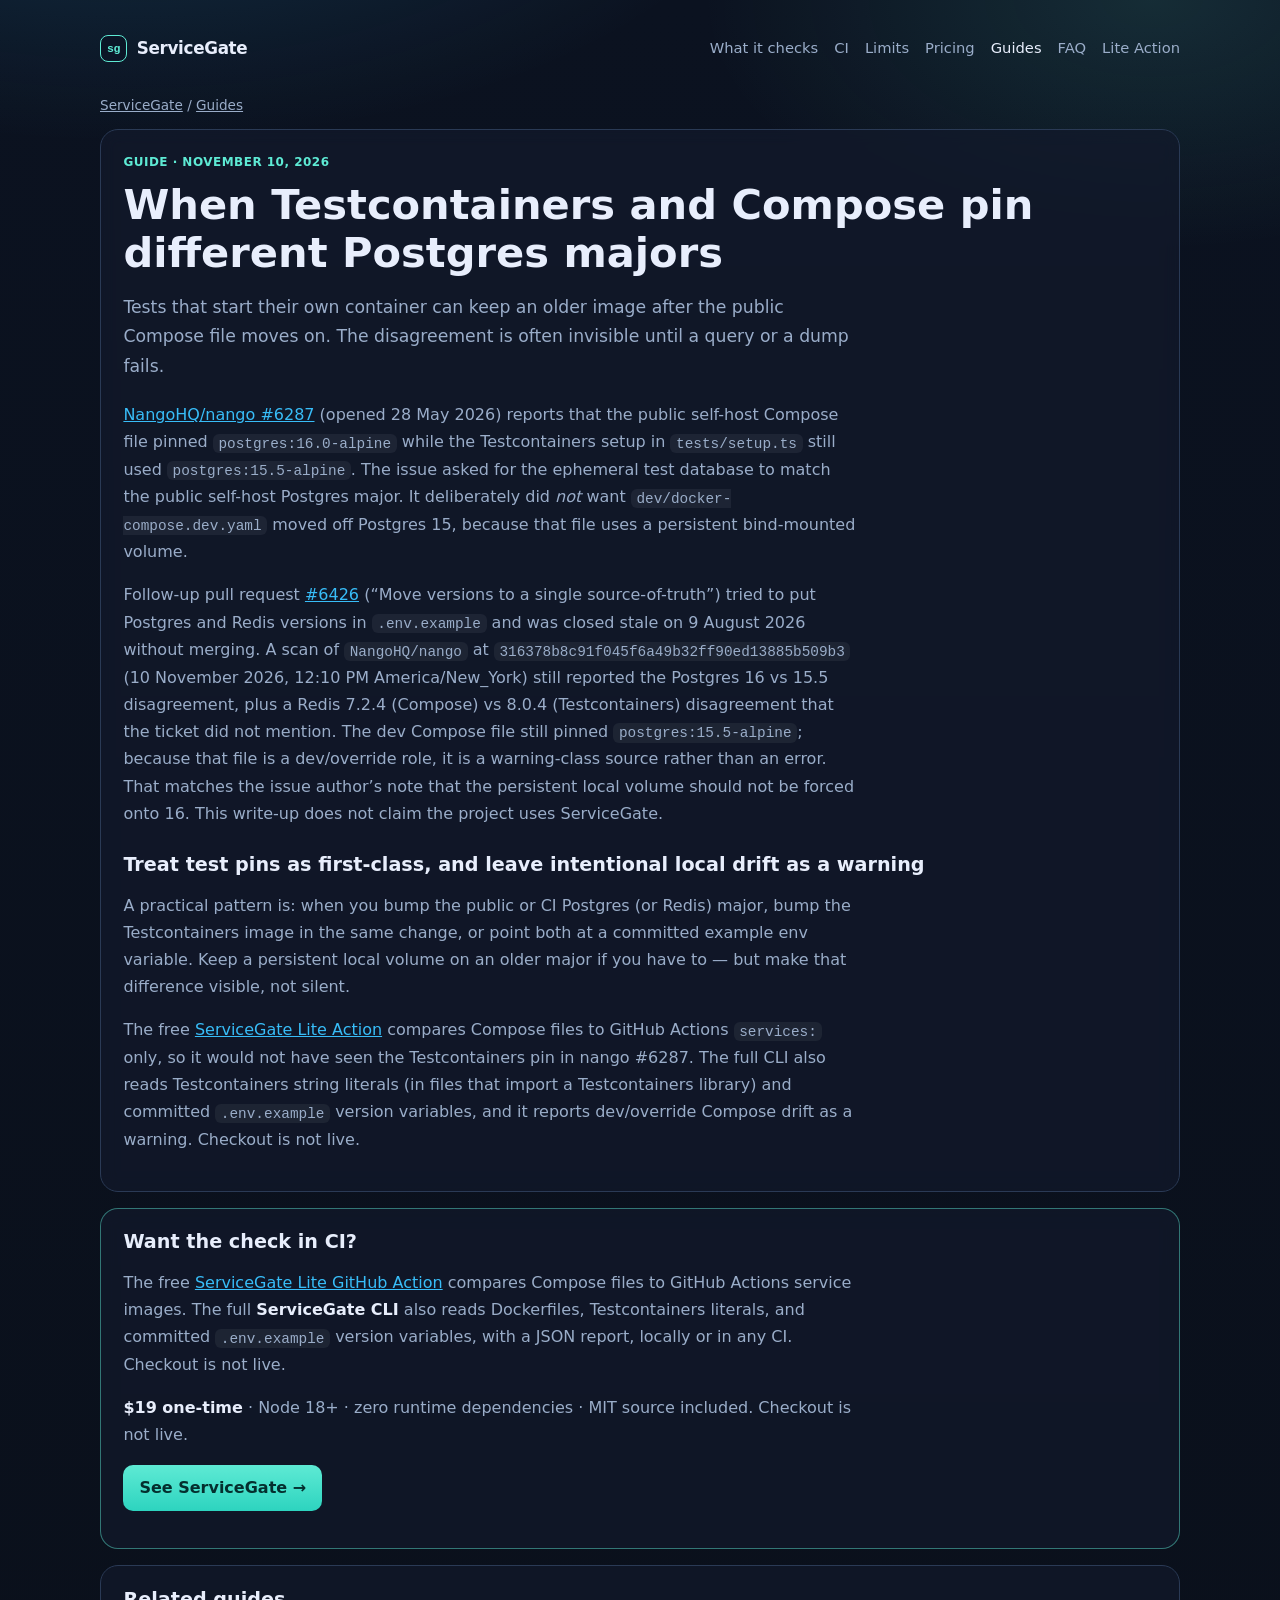
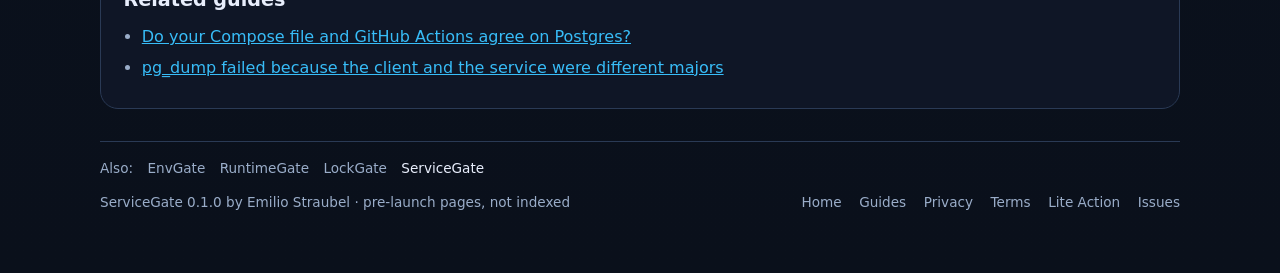
<file: guides/testcontainers-vs-compose-postgres.html>
<!DOCTYPE html>
<html lang="en">
<head>
  <meta charset="utf-8" />
  <meta name="viewport" content="width=device-width, initial-scale=1" />
  <title>When Testcontainers and Compose pin different Postgres majors — ServiceGate Guides</title>
  <meta name="description" content="A public Compose file can move to Postgres 16 while tests still start 15.5, including a case where a shared-variable pull request was closed without merging." />
  <meta name="author" content="Emilio Straubel" />
  <meta name="robots" content="noindex" />
  <meta property="og:title" content="When Testcontainers and Compose pin different Postgres majors — ServiceGate Guides" />
  <meta property="og:description" content="A public Compose file can move to Postgres 16 while tests still start 15.5, including a case where a shared-variable pull request was closed without merging." />
  <meta property="og:type" content="article" />
  <meta property="og:site_name" content="ServiceGate" />
  <meta property="og:url" content="https://ess2292.github.io/servicegate/guides/testcontainers-vs-compose-postgres.html" />
  <link rel="canonical" href="https://ess2292.github.io/servicegate/guides/testcontainers-vs-compose-postgres.html" />
  <meta property="og:image" content="https://ess2292.github.io/servicegate/og-image.png" />
  <meta property="og:image:type" content="image/png" />
  <meta property="og:image:width" content="1200" />
  <meta property="og:image:height" content="630" />
  <meta property="og:image:alt" content="ServiceGate — fail CI when Compose and Actions disagree on Postgres" />
  <meta property="article:published_time" content="2026-11-10" />
  <meta name="twitter:card" content="summary_large_image" />
  <meta name="twitter:title" content="When Testcontainers and Compose pin different Postgres majors — ServiceGate Guides" />
  <meta name="twitter:description" content="A public Compose file can move to Postgres 16 while tests still start 15.5, including a case where a shared-variable pull request was closed without merging." />
  <meta name="twitter:image" content="https://ess2292.github.io/servicegate/og-image.png" />
  <meta name="twitter:image:alt" content="ServiceGate — fail CI when Compose and Actions disagree on Postgres" />
  <script type="application/ld+json">{"@context": "https://schema.org", "@type": "TechArticle", "headline": "When Testcontainers and Compose pin different Postgres majors", "description": "A public Compose file can move to Postgres 16 while tests still start 15.5, including a case where a shared-variable pull request was closed without merging.", "author": {"@type": "Person", "name": "Emilio Straubel"}, "datePublished": "2026-11-10", "dateModified": "2026-11-10", "mainEntityOfPage": "https://ess2292.github.io/servicegate/guides/testcontainers-vs-compose-postgres.html", "publisher": {"@type": "Person", "name": "Emilio Straubel"}, "image": "https://ess2292.github.io/servicegate/og-image.png"}</script>
  <meta name="theme-color" content="#0b1220" />
  <link rel="icon" href="../favicon.svg" type="image/svg+xml" />
  <link rel="icon" href="../favicon-32.png" type="image/png" sizes="32x32" />
  <link rel="apple-touch-icon" href="../apple-touch-icon.png" />
  <link rel="stylesheet" href="../styles.css" />
</head>
<body>
  <a class="skip" href="#main">Skip to content</a>
  <div class="wrap">
    <nav class="site-nav" aria-label="Primary">
      <a class="brand" href="../index.html">
        <span class="brand-mark" aria-hidden="true">sg</span>
        ServiceGate
      </a>
      <ul class="nav-links">
        <li><a href="../index.html#checks">What it checks</a></li>
        <li><a href="../index.html#ci">CI</a></li>
        <li><a href="../index.html#limits">Limits</a></li>
        <li><a href="../index.html#pricing">Pricing</a></li>
        <li><a href="index.html" aria-current="page">Guides</a></li>
        <li><a href="../index.html#faq">FAQ</a></li>
        <li><a href="https://github.com/ESS2292/servicegate-action">Lite Action</a></li>
      </ul>
    </nav>
    <main id="main" class="article">
      <p class="crumbs"><a href="../index.html">ServiceGate</a> / <a href="index.html">Guides</a></p>
      <section>
        <div class="eyebrow">Guide &middot; November 10, 2026</div>
        <h1>When Testcontainers and Compose pin different Postgres majors</h1>
        <p class="lead">Tests that start their own container can keep an older image after the public Compose file moves on. The disagreement is often invisible until a query or a dump fails.</p>
        <p><a href="https://github.com/NangoHQ/nango/issues/6287">NangoHQ/nango #6287</a> (opened 28 May 2026) reports that the public self-host Compose file pinned <code>postgres:16.0-alpine</code> while the Testcontainers setup in <code>tests/setup.ts</code> still used <code>postgres:15.5-alpine</code>. The issue asked for the ephemeral test database to match the public self-host Postgres major. It deliberately did <em>not</em> want <code>dev/docker-compose.dev.yaml</code> moved off Postgres 15, because that file uses a persistent bind-mounted volume.</p>
        <p>Follow-up pull request <a href="https://github.com/NangoHQ/nango/pull/6426">#6426</a> (“Move versions to a single source-of-truth”) tried to put Postgres and Redis versions in <code>.env.example</code> and was closed stale on 9 August 2026 without merging. A scan of <code>NangoHQ/nango</code> at <code>316378b8c91f045f6a49b32ff90ed13885b509b3</code> (10 November 2026, 12:10 PM America/New_York) still reported the Postgres 16 vs 15.5 disagreement, plus a Redis 7.2.4 (Compose) vs 8.0.4 (Testcontainers) disagreement that the ticket did not mention. The dev Compose file still pinned <code>postgres:15.5-alpine</code>; because that file is a dev/override role, it is a warning-class source rather than an error. That matches the issue author’s note that the persistent local volume should not be forced onto 16. This write-up does not claim the project uses ServiceGate.</p>
        <h2>Treat test pins as first-class, and leave intentional local drift as a warning</h2>
        <p>A practical pattern is: when you bump the public or CI Postgres (or Redis) major, bump the Testcontainers image in the same change, or point both at a committed example env variable. Keep a persistent local volume on an older major if you have to — but make that difference visible, not silent.</p>
        <p>The free <a href="https://github.com/ESS2292/servicegate-action">ServiceGate Lite Action</a> compares Compose files to GitHub Actions <code>services:</code> only, so it would not have seen the Testcontainers pin in nango #6287. The full CLI also reads Testcontainers string literals (in files that import a Testcontainers library) and committed <code>.env.example</code> version variables, and it reports dev/override Compose drift as a warning. Checkout is not live.</p>
      </section>
      <section class="cta-box" aria-label="ServiceGate">
        <h2>Want the check in CI?</h2>
        <p>The free <a href="https://github.com/ESS2292/servicegate-action">ServiceGate Lite GitHub Action</a> compares Compose files to GitHub Actions service images. The full <strong>ServiceGate CLI</strong> also reads Dockerfiles, Testcontainers literals, and committed <code>.env.example</code> version variables, with a JSON report, locally or in any CI. Checkout is not live.</p>
        <p><strong>$19 one-time</strong> &middot; Node 18+ &middot; zero runtime dependencies &middot; MIT source included. Checkout is not live.</p>
        <p><a class="cta-link" href="../index.html#pricing">See ServiceGate &rarr;</a></p>
      </section>
      <section>
        <h2>Related guides</h2>
        <ul>
          <li><a href="compose-vs-github-actions-postgres.html">Do your Compose file and GitHub Actions agree on Postgres?</a></li>
          <li><a href="pg-dump-client-server-version-mismatch.html">pg_dump failed because the client and the service were different majors</a></li>
        </ul>
      </section>
    </main>
    <footer>
      <nav class="family-nav" aria-label="Other tools in this family">
        <span class="family-label">Also:</span>
          <a href="https://ess2292.github.io/envgate/">EnvGate</a>
          <a href="https://ess2292.github.io/runtimegate/">RuntimeGate</a>
          <a href="https://ess2292.github.io/lockgate/">LockGate</a>
          <a href="https://ess2292.github.io/servicegate/" aria-current="page">ServiceGate</a>
      </nav>
<div class="footer-row">
        <div>ServiceGate 0.1.0 by Emilio Straubel · pre-launch pages, not indexed</div>
        <div class="footer-links">
          <a href="../index.html">Home</a>
          <a href="index.html" aria-current="page">Guides</a>
          <a href="../privacy.html">Privacy</a>
          <a href="../terms.html">Terms</a>
          <a href="https://github.com/ESS2292/servicegate-action">Lite Action</a>
          <a href="https://github.com/ESS2292/servicegate-action/issues">Issues</a>
        </div>
      </div>
    </footer>
  </div>
</body>
</html>
</file>
<file: styles.css>
:root {
  --bg: #0b1220;
  --bg-elev: #121a2b;
  --panel: #162033;
  --line: #2a3a55;
  --text: #e8eefc;
  --muted: #9aadc9;
  --accent: #5eead4;
  --accent-2: #38bdf8;
  --warn: #fbbf24;
  --err: #fb7185;
  --ok: #4ade80;
  --shadow: 0 24px 60px rgba(0, 0, 0, 0.45);
  --radius: 18px;
  --font: ui-sans-serif, system-ui, -apple-system, "Segoe UI", Roboto, Helvetica, Arial, sans-serif;
  --mono: ui-monospace, SFMono-Regular, Menlo, Consolas, monospace;
}

* { box-sizing: border-box; }

html { scroll-behavior: smooth; }

html, body {
  margin: 0;
  padding: 0;
  background: var(--bg);
  color: var(--text);
  font-family: var(--font);
}

body {
  min-height: 100vh;
  background-image:
    radial-gradient(1200px 600px at 10% -10%, rgba(56, 189, 248, 0.18), transparent 55%),
    radial-gradient(900px 500px at 90% 0%, rgba(94, 234, 212, 0.12), transparent 50%),
    linear-gradient(180deg, #0b1220 0%, #0a101b 100%);
}

.skip {
  position: absolute;
  left: 1rem;
  top: -3rem;
  background: var(--panel);
  color: var(--text);
  padding: 0.5rem 0.8rem;
  border-radius: 8px;
  z-index: 20;
}
.skip:focus { top: 0.75rem; }

.wrap {
  width: min(1080px, calc(100% - 2rem));
  margin: 0 auto;
  padding: 1.25rem 0 4rem;
}

.site-nav {
  display: flex;
  align-items: center;
  justify-content: space-between;
  gap: 1rem;
  flex-wrap: wrap;
  margin-bottom: 1.25rem;
  padding: 0.65rem 0;
}

.brand {
  display: inline-flex;
  align-items: center;
  gap: 0.6rem;
  color: var(--text);
  text-decoration: none;
  font-weight: 750;
  letter-spacing: -0.02em;
  font-size: 1.05rem;
}

.brand-mark {
  width: 1.7rem;
  height: 1.7rem;
  border-radius: 8px;
  border: 1.5px solid var(--accent);
  background: #0b1526;
  display: inline-flex;
  align-items: center;
  justify-content: center;
  color: var(--accent);
  font-family: var(--mono);
  font-size: 0.72rem;
  font-weight: 700;
}

.nav-links {
  display: flex;
  flex-wrap: wrap;
  gap: 0.35rem 1rem;
  list-style: none;
  margin: 0;
  padding: 0;
}

.nav-links a {
  color: var(--muted);
  text-decoration: none;
  font-size: 0.92rem;
}

.nav-links a:hover,
.nav-links a[aria-current="page"] {
  color: var(--text);
}

header.hero {
  display: grid;
  grid-template-columns: 1.2fr 0.9fr;
  gap: 1.5rem;
  align-items: center;
  margin: 1.5rem 0 2rem;
}

@media (max-width: 860px) {
  header.hero { grid-template-columns: 1fr; }
}

.eyebrow {
  display: inline-flex;
  align-items: center;
  gap: 0.5rem;
  color: var(--accent);
  font-weight: 600;
  letter-spacing: 0.04em;
  text-transform: uppercase;
  font-size: 0.75rem;
  margin-bottom: 0.75rem;
}

h1 {
  font-size: clamp(1.8rem, 4vw, 2.6rem);
  line-height: 1.15;
  margin: 0 0 1rem;
}

.lead {
  color: var(--muted);
  font-size: 1.08rem;
  line-height: 1.6;
  margin: 0 0 1.25rem;
  max-width: 40rem;
}

.meta {
  display: flex;
  flex-wrap: wrap;
  gap: 0.6rem;
  margin-bottom: 1.25rem;
}

.chip {
  border: 1px solid var(--line);
  background: rgba(255, 255, 255, 0.03);
  border-radius: 999px;
  padding: 0.35rem 0.75rem;
  font-size: 0.85rem;
  color: var(--muted);
}

.chip em {
  color: var(--text);
  font-style: normal;
  font-weight: 600;
}

.price-card {
  background: linear-gradient(180deg, rgba(22, 32, 51, 0.95), rgba(12, 18, 30, 0.95));
  border: 1px solid var(--line);
  border-radius: var(--radius);
  padding: 1.25rem;
  box-shadow: var(--shadow);
}

.price-card .amt {
  font-size: 2.4rem;
  font-weight: 750;
  letter-spacing: -0.03em;
}

.price-card .amt span {
  font-size: 1rem;
  color: var(--muted);
  font-weight: 500;
  margin-left: 0.25rem;
}

.price-card p {
  color: var(--muted);
  margin: 0.5rem 0 1rem;
  line-height: 1.5;
}

.buy-btn {
  display: block;
  width: 100%;
  text-align: center;
  padding: 0.9rem 1rem;
  border-radius: 12px;
  border: 1px dashed var(--line);
  color: var(--muted);
  background: rgba(255, 255, 255, 0.02);
  font-weight: 600;
  font-size: 1rem;
  font-family: inherit;
  cursor: not-allowed;
}

.buy-btn:not(:disabled) {
  border: 1px solid transparent;
  background: linear-gradient(180deg, #5eead4, #2dd4bf);
  color: #042f2e;
  cursor: pointer;
  box-shadow: 0 10px 24px rgba(94, 234, 212, 0.18);
}

.buy-btn:not(:disabled):hover {
  filter: brightness(1.05);
}

.buy-note {
  margin: 0.75rem 0 0;
  font-size: 0.85rem;
  color: var(--muted);
  line-height: 1.45;
}

.art {
  margin-top: 1rem;
  border-radius: 14px;
  overflow: hidden;
  border: 1px solid var(--line);
  background: #0a1424;
  aspect-ratio: 16 / 9;
  position: relative;
}

.art-svg {
  width: 100%;
  height: 100%;
  display: block;
}

section {
  background: rgba(18, 26, 43, 0.72);
  border: 1px solid var(--line);
  border-radius: var(--radius);
  padding: 1.35rem 1.4rem;
  margin: 1rem 0;
  backdrop-filter: blur(8px);
}

h2 {
  margin: 0 0 0.9rem;
  font-size: 1.2rem;
}

h3 {
  margin: 1.1rem 0 0.5rem;
  font-size: 1.02rem;
}

ul, ol {
  margin: 0;
  padding-left: 1.15rem;
  color: var(--muted);
  line-height: 1.55;
}

ul li, ol li { margin: 0.35rem 0; }

ul strong, ol strong, p strong {
  color: var(--text);
  font-weight: 600;
}

.grid-2 {
  display: grid;
  grid-template-columns: 1fr 1fr;
  gap: 1rem;
}

@media (max-width: 720px) {
  .grid-2 { grid-template-columns: 1fr; }
}

.terminal {
  background: #070d18;
  border: 1px solid var(--line);
  border-radius: 14px;
  overflow: hidden;
  box-shadow: var(--shadow);
  margin: 0.75rem 0 0;
}

.terminal .bar {
  display: flex;
  gap: 0.4rem;
  align-items: center;
  padding: 0.65rem 0.85rem;
  border-bottom: 1px solid var(--line);
  background: #0d1628;
  color: var(--muted);
  font-size: 0.8rem;
}

.bar-cmd {
  margin-left: 0.5rem;
  overflow: hidden;
  text-overflow: ellipsis;
  white-space: nowrap;
  font-family: var(--mono);
}

.dot {
  width: 0.55rem;
  height: 0.55rem;
  border-radius: 50%;
  display: inline-block;
  flex-shrink: 0;
}

.dot.r { background: #fb7185; }
.dot.y { background: #fbbf24; }
.dot.g { background: #4ade80; }

pre {
  margin: 0;
  padding: 1rem 1.1rem 1.2rem;
  overflow-x: auto;
  font-family: var(--mono);
  font-size: 0.86rem;
  line-height: 1.5;
  color: #dbe7ff;
}

.code-block {
  background: #070d18;
  border: 1px solid var(--line);
  border-radius: 12px;
  padding: 1rem;
  overflow-x: auto;
  font-family: var(--mono);
  font-size: 0.86rem;
  color: #dbe7ff;
  margin: 0.4rem 0 0;
}

.c-muted { color: #7f93b3; }
.c-ok { color: var(--ok); }
.c-err { color: var(--err); }
.c-warn { color: var(--warn); }
.c-accent { color: var(--accent); }

h2 + .note { margin-top: 0; }

.note {
  color: var(--muted);
  font-size: 0.92rem;
  line-height: 1.55;
}

code {
  font-family: var(--mono);
  font-size: 0.9em;
  background: rgba(255, 255, 255, 0.06);
  padding: 0.1rem 0.35rem;
  border-radius: 6px;
}

pre code, .code-block code {
  background: none;
  padding: 0;
  border-radius: 0;
  font-size: inherit;
}

a { color: var(--accent-2); }

.faq details {
  border-top: 1px solid var(--line);
  padding: 0.7rem 0;
}

.faq details:first-of-type { border-top: 0; padding-top: 0; }

.faq summary {
  cursor: pointer;
  font-weight: 600;
  color: var(--text);
  list-style: none;
}

.faq summary::-webkit-details-marker { display: none; }

.faq summary::before {
  content: "+";
  color: var(--accent);
  display: inline-block;
  width: 1.1rem;
  font-family: var(--mono);
}

.faq details[open] summary::before { content: "–"; }

.faq details p, .faq details ul {
  margin: 0.55rem 0 0.2rem;
}

.todo {
  display: inline-block;
  margin-top: 0.15rem;
  padding: 0.15rem 0.45rem;
  border-radius: 6px;
  border: 1px dashed var(--warn);
  color: #fde68a;
  background: rgba(251, 191, 36, 0.1);
  font-family: var(--mono);
  font-size: 0.88em;
}

.legal h1 { font-size: clamp(1.6rem, 3vw, 2rem); }
.legal p { color: var(--muted); line-height: 1.65; }

footer {
  margin-top: 2rem;
  color: var(--muted);
  font-size: 0.85rem;
  line-height: 1.5;
  border-top: 1px solid var(--line);
  padding-top: 1rem;
}

.footer-row {
  display: flex;
  flex-wrap: wrap;
  justify-content: space-between;
  gap: 0.75rem 1.5rem;
}

.footer-links {
  display: flex;
  flex-wrap: wrap;
  gap: 0.75rem 1.1rem;
}

.footer-links a {
  color: var(--muted);
  text-decoration: none;
}

.footer-links a:hover { color: var(--text); }

/* Guides */
.crumbs { color: var(--muted); font-size: 0.85rem; margin: 0 0 0.5rem; }
.crumbs a { color: var(--muted); }
.article section > p { color: var(--muted); line-height: 1.7; max-width: 46rem; }
.article section > ul, .article section > ol { max-width: 46rem; }
.article h2 { margin-top: 1.6rem; }
.article section > h2:first-child { margin-top: 0; }
.article .code-block { margin: 0.6rem 0 1rem; white-space: pre; }
.cta-box { border-color: rgba(94, 234, 212, 0.45); }
.cta-box h2 { margin-top: 0; }
.cta-box p { color: var(--muted); line-height: 1.6; }
.cta-link { display: inline-block; padding: 0.6rem 1rem; border-radius: 10px; background: linear-gradient(180deg, #5eead4, #2dd4bf); color: #042f2e; font-weight: 600; text-decoration: none; }
.guide-list { display: grid; grid-template-columns: 1fr 1fr; gap: 1rem; margin: 1rem 0; }
@media (max-width: 720px) { .guide-list { grid-template-columns: 1fr; } }
.guide-card { background: rgba(18, 26, 43, 0.72); border: 1px solid var(--line); border-radius: var(--radius); padding: 1.2rem 1.3rem; }
.guide-card h2 { font-size: 1.05rem; margin: 0 0 0.5rem; }
.guide-card h2 a { color: var(--text); text-decoration: none; }
.guide-card h2 a:hover { color: var(--accent); }
.guide-card p { color: var(--muted); line-height: 1.55; margin: 0; font-size: 0.92rem; }

.article .compare-wrap { overflow-x: auto; margin: 0.8rem 0 1.2rem; max-width: 100%; }
.article table.compare {
  width: 100%;
  border-collapse: collapse;
  font-size: 0.92rem;
  min-width: 40rem;
}
.article table.compare th,
.article table.compare td {
  border: 1px solid var(--line);
  padding: 0.55rem 0.7rem;
  text-align: left;
  vertical-align: top;
  color: var(--muted);
  line-height: 1.45;
}
.article table.compare th {
  background: rgba(18, 26, 43, 0.85);
  color: var(--text);
  font-weight: 600;
  white-space: nowrap;
}
.article table.compare td:first-child,
.article table.compare th:first-child {
  color: var(--text);
  font-weight: 600;
  white-space: nowrap;
}
.article table.compare tbody tr:nth-child(even) td { background: rgba(18, 26, 43, 0.45); }

.demo-rec {
  margin: 0.75rem 0 1.25rem;
  background: #070d18;
  border: 1px solid var(--line);
  border-radius: 14px;
  overflow: hidden;
  box-shadow: var(--shadow);
}
.demo-rec video,
.demo-rec img {
  display: block;
  width: 100%;
  height: auto;
  vertical-align: top;
  background: #070d18;
}
.demo-rec figcaption {
  padding: 0.7rem 1rem 0.9rem;
  color: var(--muted);
  font-size: 0.88rem;
  line-height: 1.5;
  border-top: 1px solid var(--line);
}

/* Launch-readiness: visible focus, family links, tighter mobile nav */
a:focus-visible,
button:focus-visible,
summary:focus-visible,
.buy-btn:focus-visible {
  outline: 2px solid var(--accent);
  outline-offset: 3px;
}

.family-nav {
  display: flex;
  flex-wrap: wrap;
  align-items: center;
  gap: 0.4rem 0.9rem;
  margin: 0 0 0.85rem;
  font-size: 0.85rem;
}

.family-nav .family-label {
  color: var(--muted);
}

.family-nav a {
  color: var(--muted);
  text-decoration: none;
}

.family-nav a:hover,
.family-nav a[aria-current="page"] {
  color: var(--text);
}

@media (max-width: 720px) {
  .nav-links {
    gap: 0.2rem 0.7rem;
  }
  .nav-links a {
    display: inline-block;
    padding: 0.4rem 0.1rem;
  }
}
</file>
